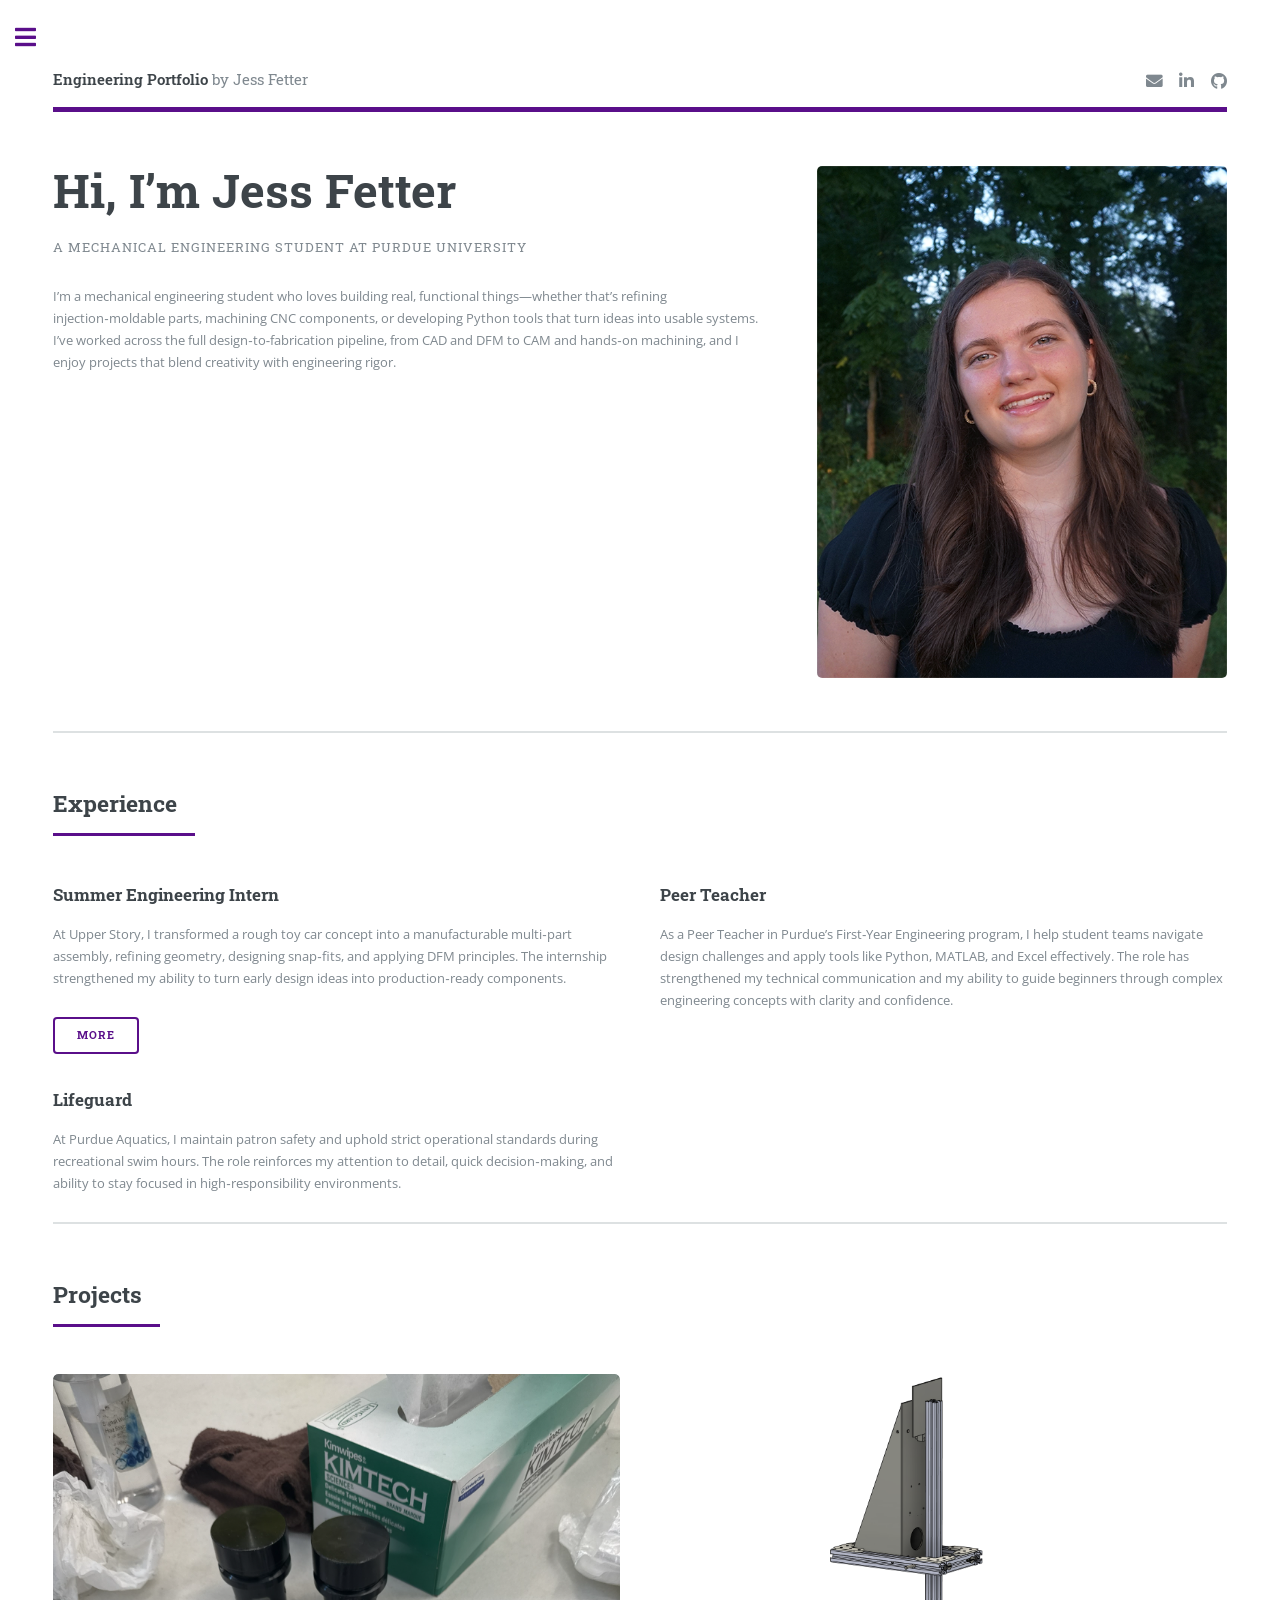
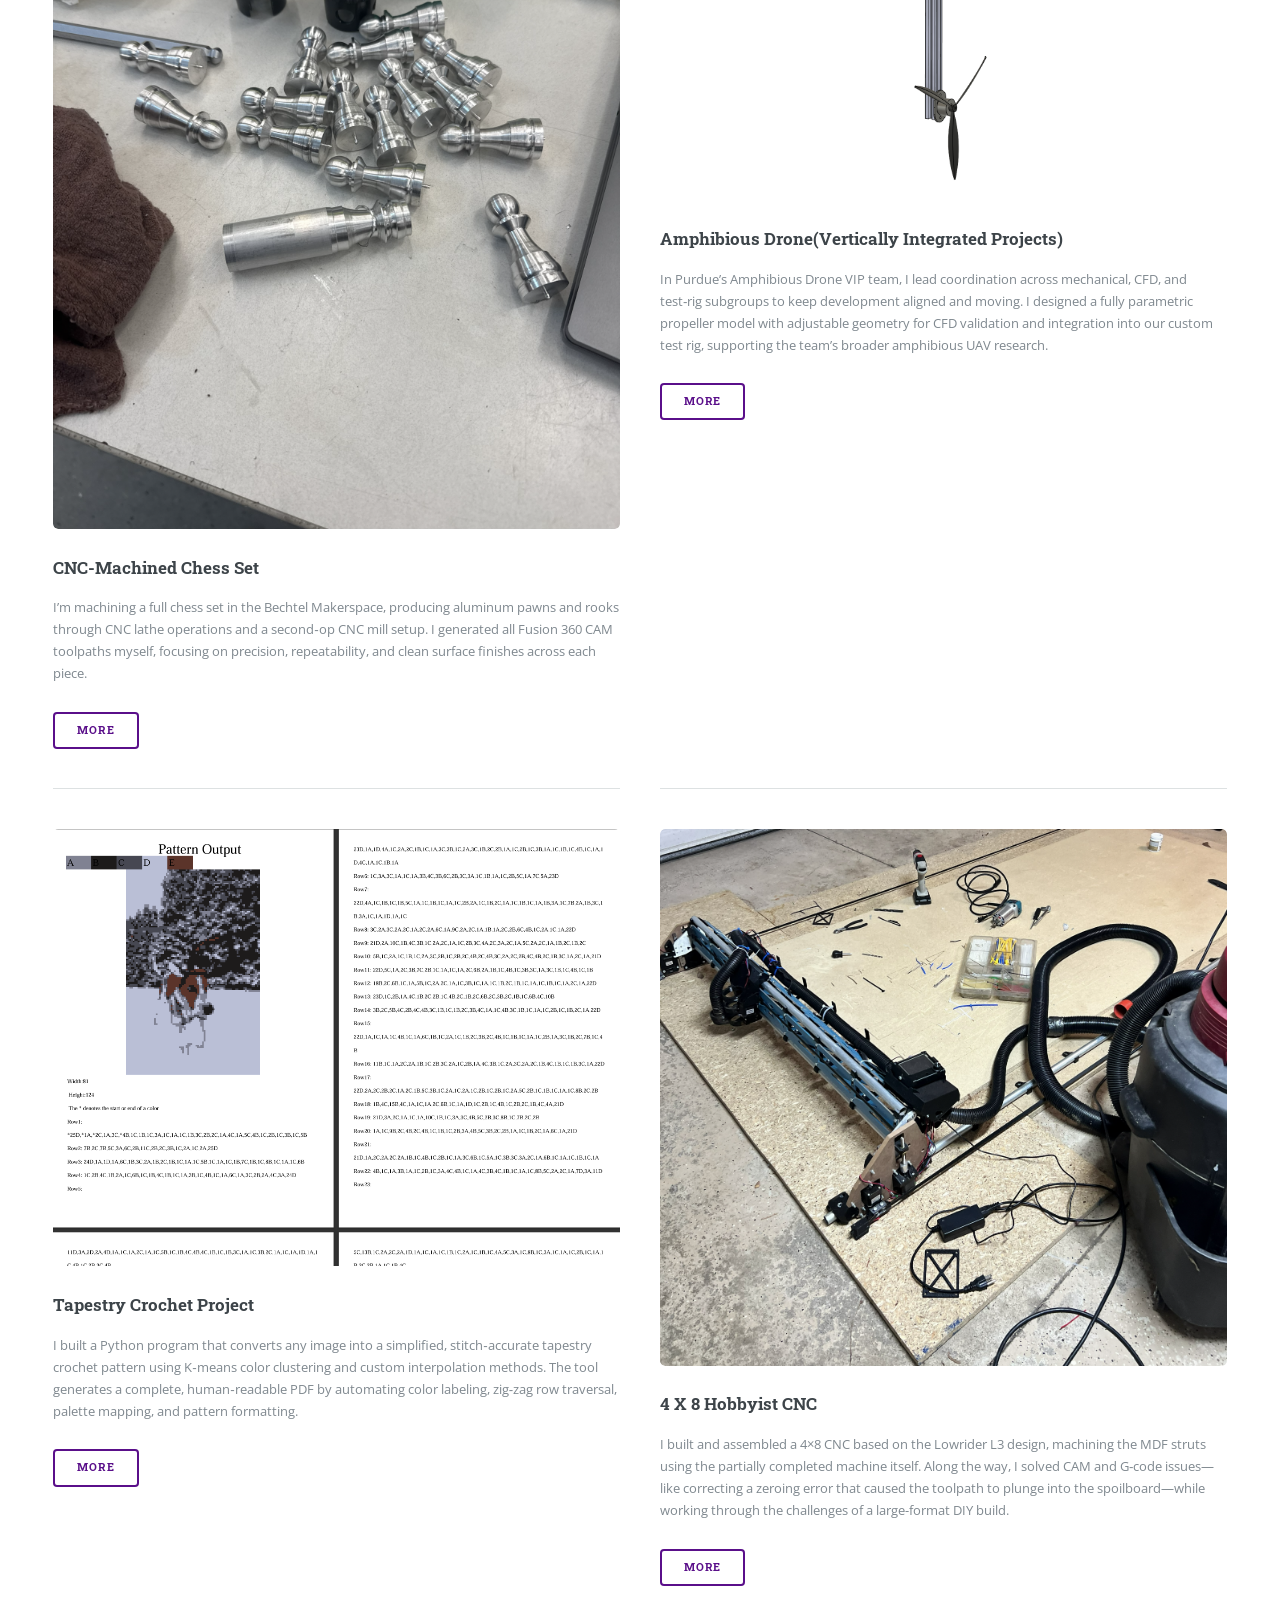
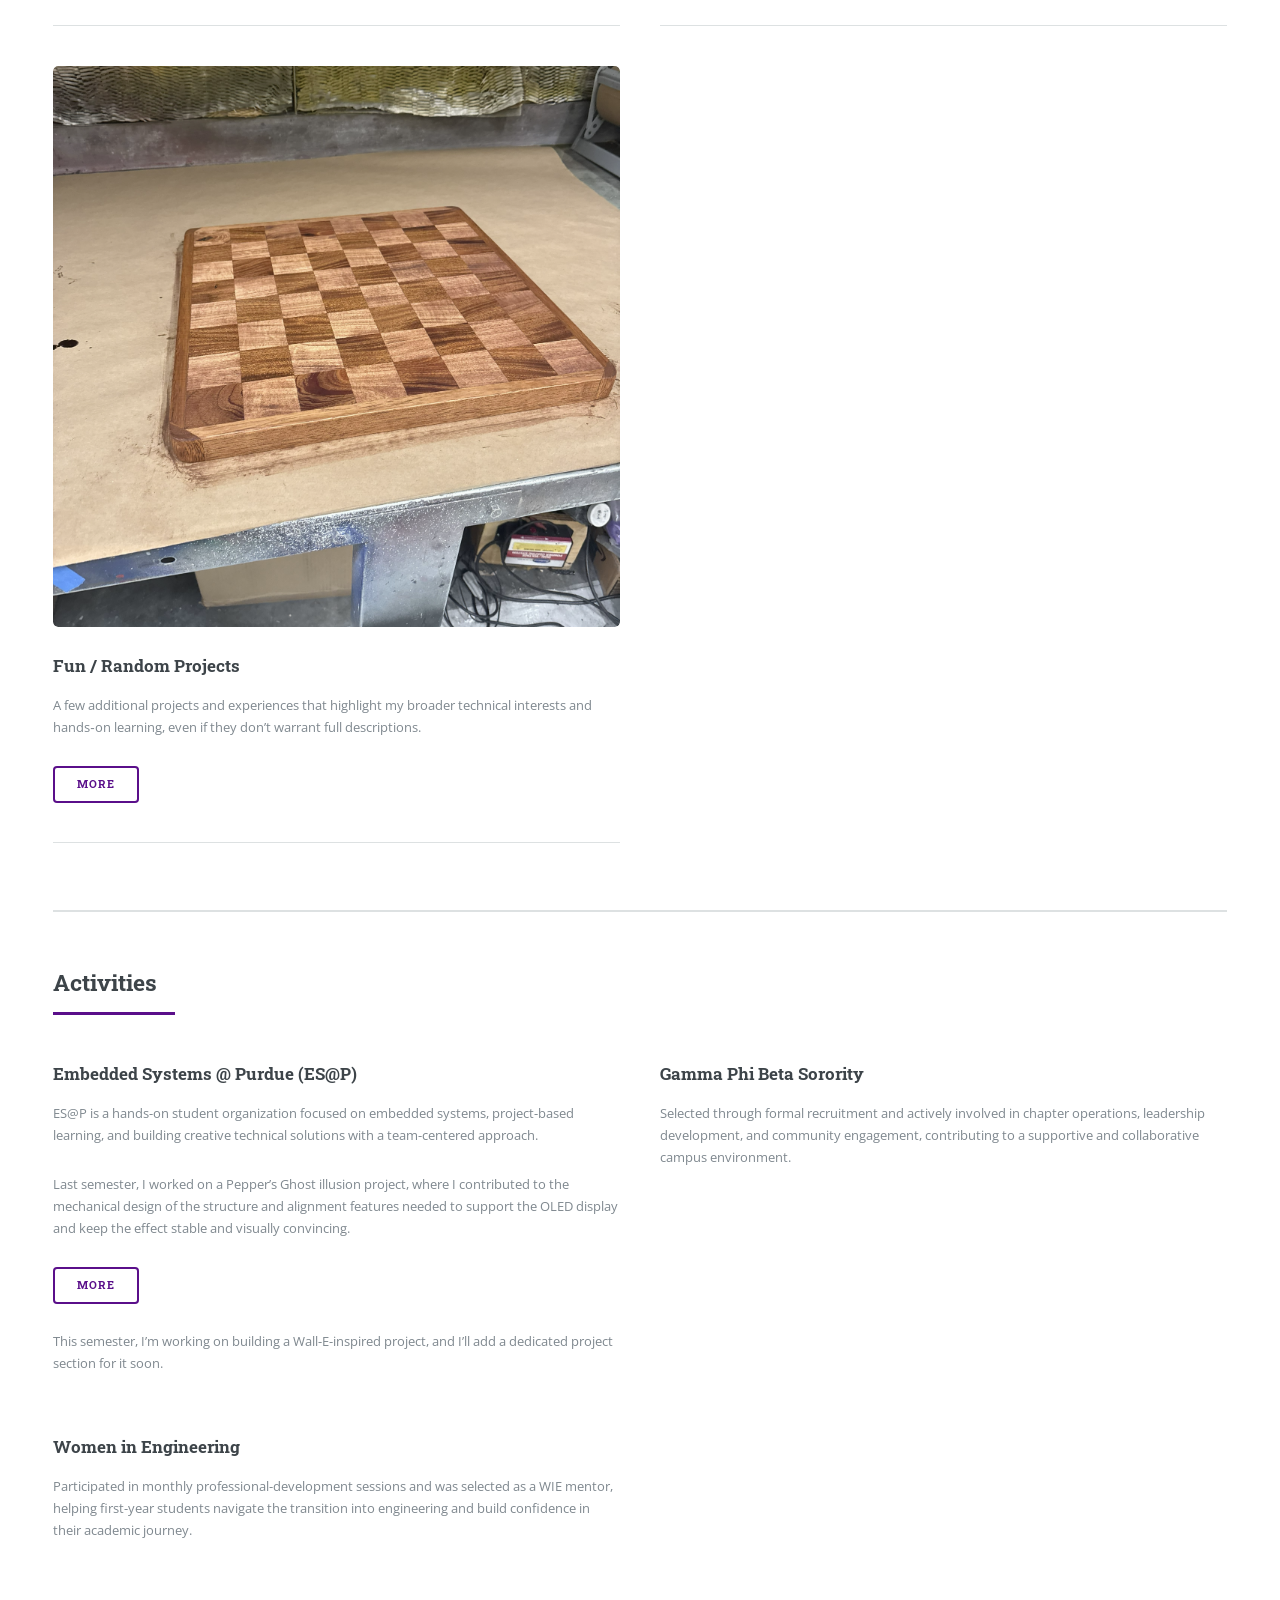
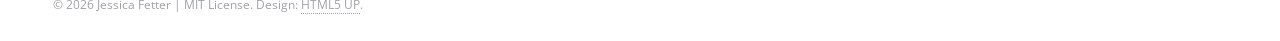
<file: index.html>
<!DOCTYPE HTML>
<!--
	Editorial by HTML5 UP
	html5up.net | @ajlkn
	Free for personal and commercial use under the CCA 3.0 license (html5up.net/license)
-->
<html>
	<head>
		<title>Jess Fetter's Engineering Portfolio</title>
		<meta charset="utf-8" />
		<meta name="viewport" content="width=device-width, initial-scale=1, user-scalable=no" />
		<link rel="stylesheet" href="assets/css/main.css" />
	</head>
	<body class="is-preload">

		<!-- Wrapper -->
			<div id="wrapper">

				<!-- Main -->
					<div id="main">
						<div class="inner">

							<!-- Header -->
								<header id="header">
									<a href="index.html" class="logo"><strong>Engineering Portfolio</strong> by Jess Fetter</a>
									<ul class="icons">
										<li><a href="mailto:fetterj@purdue.edu" class="icon solid fa-envelope" target="_blank" rel="noopener noreferrer"><span class="label">Email</span></a></li>
										<li><a href="https://www.linkedin.com/in/jessfetter" class="icon brands fa-linkedin-in" target="_blank" rel="noopener noreferrer"><span class="label">linkedin</span></a></li>
										<li><a href="https://github.com/JessFetter" class="icon brands fab fa-github" target="_blank" rel="noopener noreferrer"><span class="label">github</span></a></li>
									</ul>
								</header>

							<!-- Banner -->
								<section id="banner">
									<div class="content">
										<header>
											<h1>Hi, I’m Jess Fetter</h1>
											<p>A Mechanical Engineering Student at Purdue University</p>
										</header>
										<p>I’m a mechanical engineering student who loves building real, functional things—whether that’s refining injection‑moldable parts, machining CNC components, or developing Python tools that turn ideas into usable systems. I’ve worked across the full design‑to‑fabrication pipeline, from CAD and DFM to CAM and hands‑on machining, and I enjoy projects that blend creativity with engineering rigor.</p>

									</div>
									<span class="image object">
										<img src="images/Jess_Fetter_Headshot.PNG" alt="" />
									</span>
								</section>

							<!-- Section -->
								<section>
									<header class="major">
										<h2>Experience</h2>
									</header>
									<div class="features">
										<article>
											<!--<span class="icon fa-gem"></span> -->
											<div class="content">
												<h3>Summer Engineering Intern</h3>
													<p>At Upper Story, I transformed a rough toy car concept into a manufacturable multi‑part assembly, refining geometry, designing snap‑fits, and applying DFM principles. The internship strengthened my ability to turn early design ideas into production‑ready components.</p>
													<ul class="actions">
														<li><a href="upper_story.html" class="button">More</a></li>
													</ul>
												</div>
										</article>
										<article>
											<!--<span class="icon fa-gem"></span> -->
											<div class="content">
												<h3>Peer Teacher</h3>
												<p>As a Peer Teacher in Purdue’s First‑Year Engineering program, I help student teams navigate design challenges and apply tools like Python, MATLAB, and Excel effectively. The role has strengthened my technical communication and my ability to guide beginners through complex engineering concepts with clarity and confidence.</p>
											</div>
										</article>
										<article>
											<!--<span class="icon fa-gem"></span> -->
											<div class="content">
												<h3>Lifeguard</h3>
												<p>At Purdue Aquatics, I maintain patron safety and uphold strict operational standards during recreational swim hours. The role reinforces my attention to detail, quick decision‑making, and ability to stay focused in high‑responsibility environments.</p>
											</div>
										</article>
									</div>
								</section>

							<!-- Section -->
								<section>
									<header class="major">
										<h2>Projects</h2>
									</header>
									<div class="posts">
										<article>
												<a href="#" class="image"><img src="images/Project-images/Pawn.png" alt="" /></a>
												<h3>CNC-Machined Chess Set</h3>
														<p>I’m machining a full chess set in the Bechtel Makerspace, producing aluminum pawns and rooks through CNC lathe operations and a second‑op CNC mill setup. I generated all Fusion 360 CAM toolpaths myself, focusing on precision, repeatability, and clean surface finishes across each piece.</p>
												<ul class="actions">
													<li><a href="Engineering_Projects.html#chess-set" class="button">More</a></li>
											</ul>
										</article>
										<article>
											<a href="#" class="image"><img src="images/Project-images/thrust-test-stand-CAD.png" alt="" /></a>
											<h3>Amphibious Drone(Vertically Integrated Projects)</h3>
											<p>In Purdue’s Amphibious Drone VIP team, I lead coordination across mechanical, CFD, and test‑rig subgroups to keep development aligned and moving. I designed a fully parametric propeller model with adjustable geometry for CFD validation and integration into our custom test rig, supporting the team’s broader amphibious UAV research.</p>
											<ul class="actions">
														<li><a href="Engineering_Projects.html#amphibious-drone" class="button">More</a></li>
											</ul>
										</article>
										<article>
											<a href="#" class="image"><img src="images/Project-images/tapestry_pattern.png" alt="" /></a>
											<h3>Tapestry Crochet Project</h3>
											<p>I built a Python program that converts any image into a simplified, stitch‑accurate tapestry crochet pattern using K‑means color clustering and custom interpolation methods. The tool generates a complete, human‑readable PDF by automating color labeling, zig‑zag row traversal, palette mapping, and pattern formatting.</p>
											<ul class="actions">
														<li><a href="Engineering_Projects.html#tapestry-crochet" class="button">More</a></li>
											</ul>
										</article>
										<article>
											<a href="#" class="image"><img src="images/Project-images/cnc-wood.png" alt="" /></a>
											<h3>4 X 8 Hobbyist CNC</h3>
											<p>I built and assembled a 4×8 CNC based on the Lowrider L3 design, machining the MDF struts using the partially completed machine itself. Along the way, I solved CAM and G‑code issues—like correcting a zeroing error that caused the toolpath to plunge into the spoilboard—while working through the challenges of a large-format DIY build.</p>
											<ul class="actions">
														<li><a href="Engineering_Projects.html#hobbyist-cnc" class="button">More</a></li>
											</ul>
										</article>
										<article>
											<a href="#" class="image"><img src="images/Fun-Project_images/finished-chessboard.png" alt="Finished chessboard fun project" /></a>
											<h3>Fun / Random Projects</h3>
											<p>A few additional projects and experiences that highlight my broader technical interests and hands‑on learning, even if they don’t warrant full descriptions.</p>
											<ul class="actions">
														<li><a href="fun_projects.html" class="button">More</a></li>
											</ul>
										</article>
									</div>
								</section>
							<!-- Section -->
								<section>
									<header class="major">
										<h2>Activities</h2>
									</header>
									<div class="features">
										<article>
											<div class="Content">
												<h3>Embedded Systems @ Purdue (ES@P)</h3>
													<p>ES@P is a hands-on student organization focused on embedded systems, project-based learning, and building creative technical solutions with a team-centered approach.</p>
													<p>Last semester, I worked on a Pepper’s Ghost illusion project, where I contributed to the mechanical design of the structure and alignment features needed to support the OLED display and keep the effect stable and visually convincing.</p>
														<ul class="actions">
															<li><a href="Engineering_Projects.html#peppers-ghost" class="button">More</a></li>
														</ul>
														<p>This semester, I’m working on building a Wall-E-inspired project, and I’ll add a dedicated project section for it soon.</p>
											</div>
										</article>

										<article>
											<div class="Content">
												<h3>Gamma Phi Beta Sorority</h3>
													<p>Selected through formal recruitment and actively involved in chapter operations, leadership development, and community engagement, contributing to a supportive and collaborative campus environment.</p>
											</div>
										</article>

										<article>
											<div>
												<h3>Women in Engineering</h3>
													<p>Participated in monthly professional-development sessions and was selected as a WIE mentor, helping first-year students navigate the transition into engineering and build confidence in their academic journey.</p>
											</div>
										</article>
									</div>
								</section>
							<!-- Footer -->
								<footer id="footer">
									<p class="copyright">&copy; 2026 Jessica Fetter | MIT License. Design: <a href="https://html5up.net" target="_blank" rel="noopener noreferrer">HTML5 UP</a>.</p>
								</footer>
						</div>
					</div>

				<!-- Sidebar -->
					<div id="sidebar">
						<div class="inner">

							<!-- Menu -->
								<nav id="menu">
									<header class="major">
										<h2>Menu</h2>
									</header>
									<ul>
											<li><a href="index.html">Home</a></li>
											<li>
												<span class="opener">Projects</span>
												<ul>
													
												
												<li><a href="upper_story.html">Upper Story</a></li>
												<li><a href="Engineering_Projects.html">Engineering Projects</a></li>
												<li><a href="fun_projects.html">Fun / Random Projects</a></li>
											
											
												</ul>
											</li>
											<li><a href="Fetter,Jessica - Resume Fall 2026.pdf" target="_blank" rel="noopener noreferrer">Resume</a></li>
									</ul>
								</nav>



							<!-- Section -->
								<section>
									<header class="major">
										<h2>Get in touch</h2>
									</header>
									<ul class="contact">
										<li class="icon solid fa-envelope"><a href="mailto:fetterj@purdue.edu">fetterj@purdue.edu</a></li>
										<li class="icon brands fa-linkedin-in"><a href = "https://www.linkedin.com/in/jessfetter">www.linkedin.com/in/jessfetter</a></li>
										<li class="icon brands fab fa-github"><a href="https://github.com/JessFetter">https://github.com/JessFetter</a></li>
										<li class="icon solid fa-phone">(585) 667-4882</li>
									</ul>
								</section>

							<!-- Footer -->
								<footer id="footer">
									<p class="copyright">&copy; 2026 Jessica Fetter | MIT License. Design: <a href="https://html5up.net" target="_blank" rel="noopener noreferrer">HTML5 UP</a>.</p>
								</footer>

						</div>
					</div>

			</div>

		<!-- Scripts -->
			<script src="assets/js/jquery.min.js"></script>
			<script src="assets/js/browser.min.js"></script>
			<script src="assets/js/breakpoints.min.js"></script>
			<script src="assets/js/util.js"></script>
			<script src="assets/js/main.js"></script>

	</body>
</html>
</file>
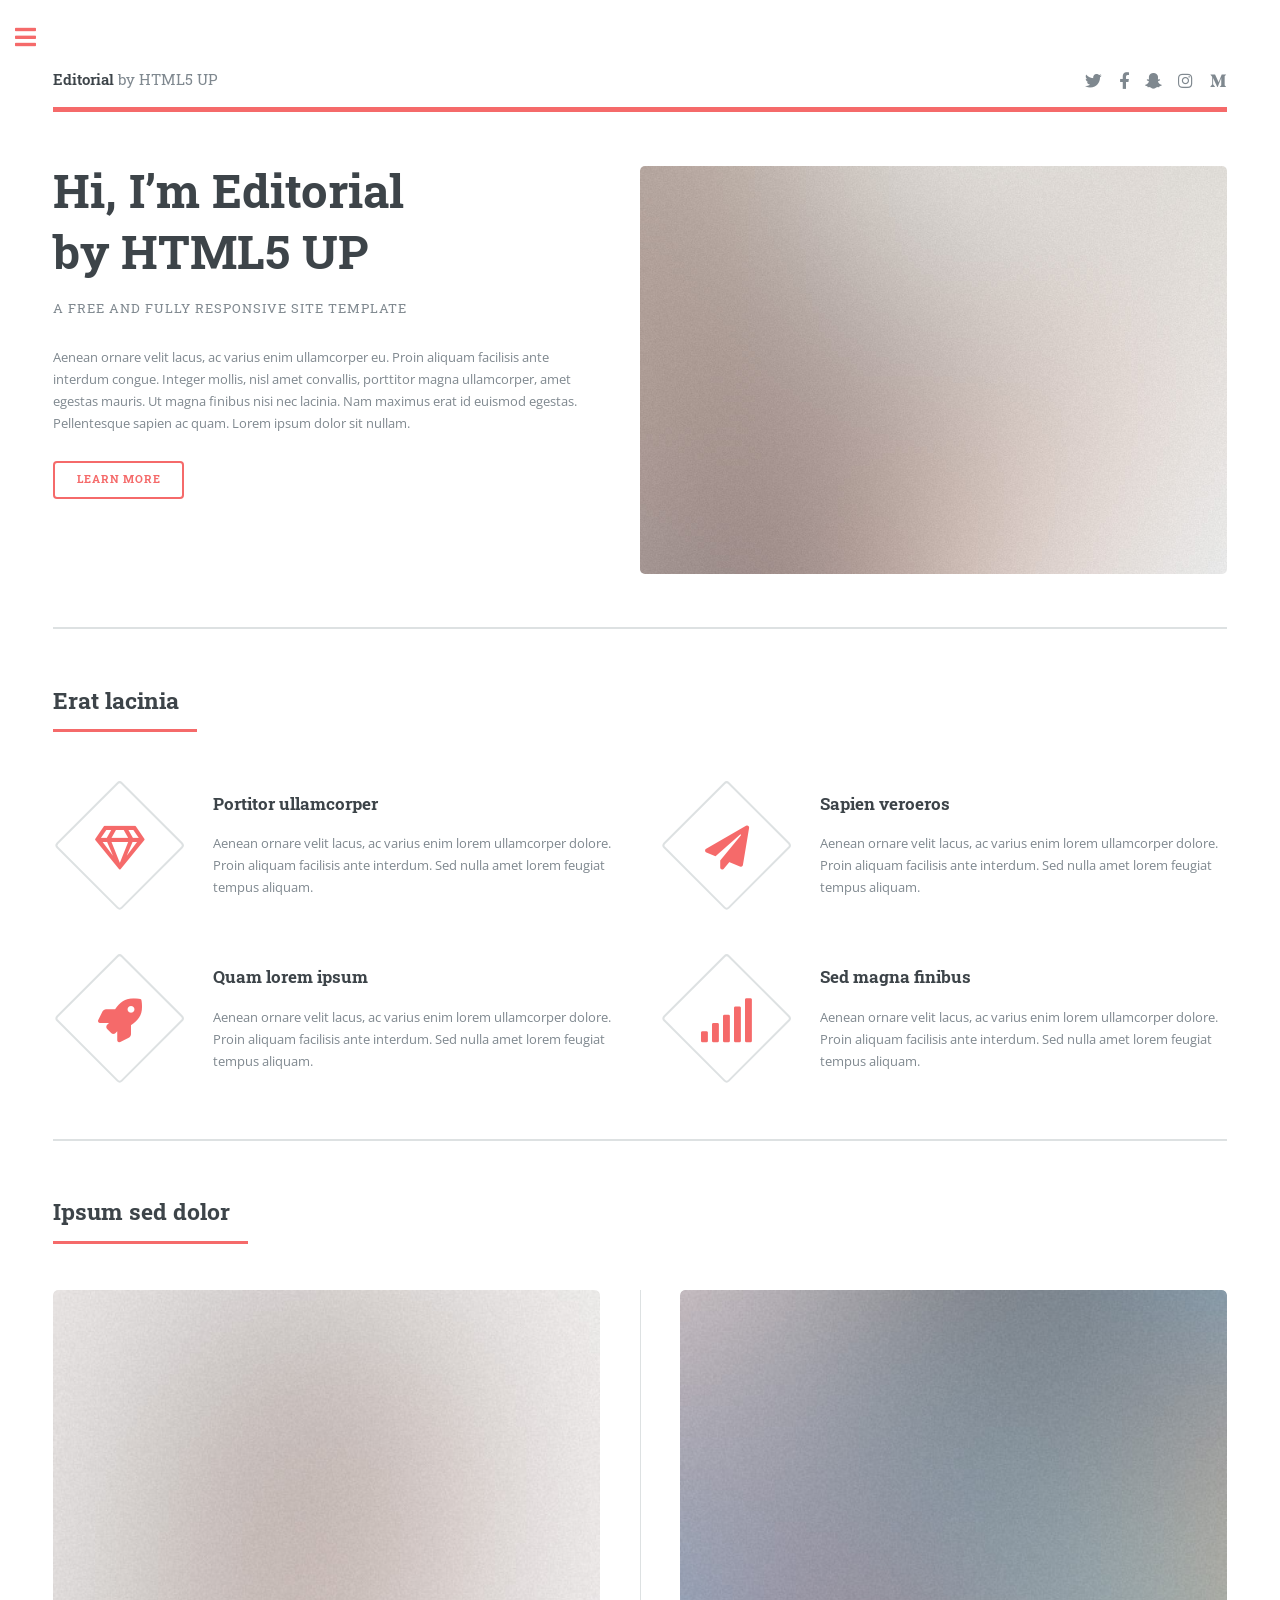
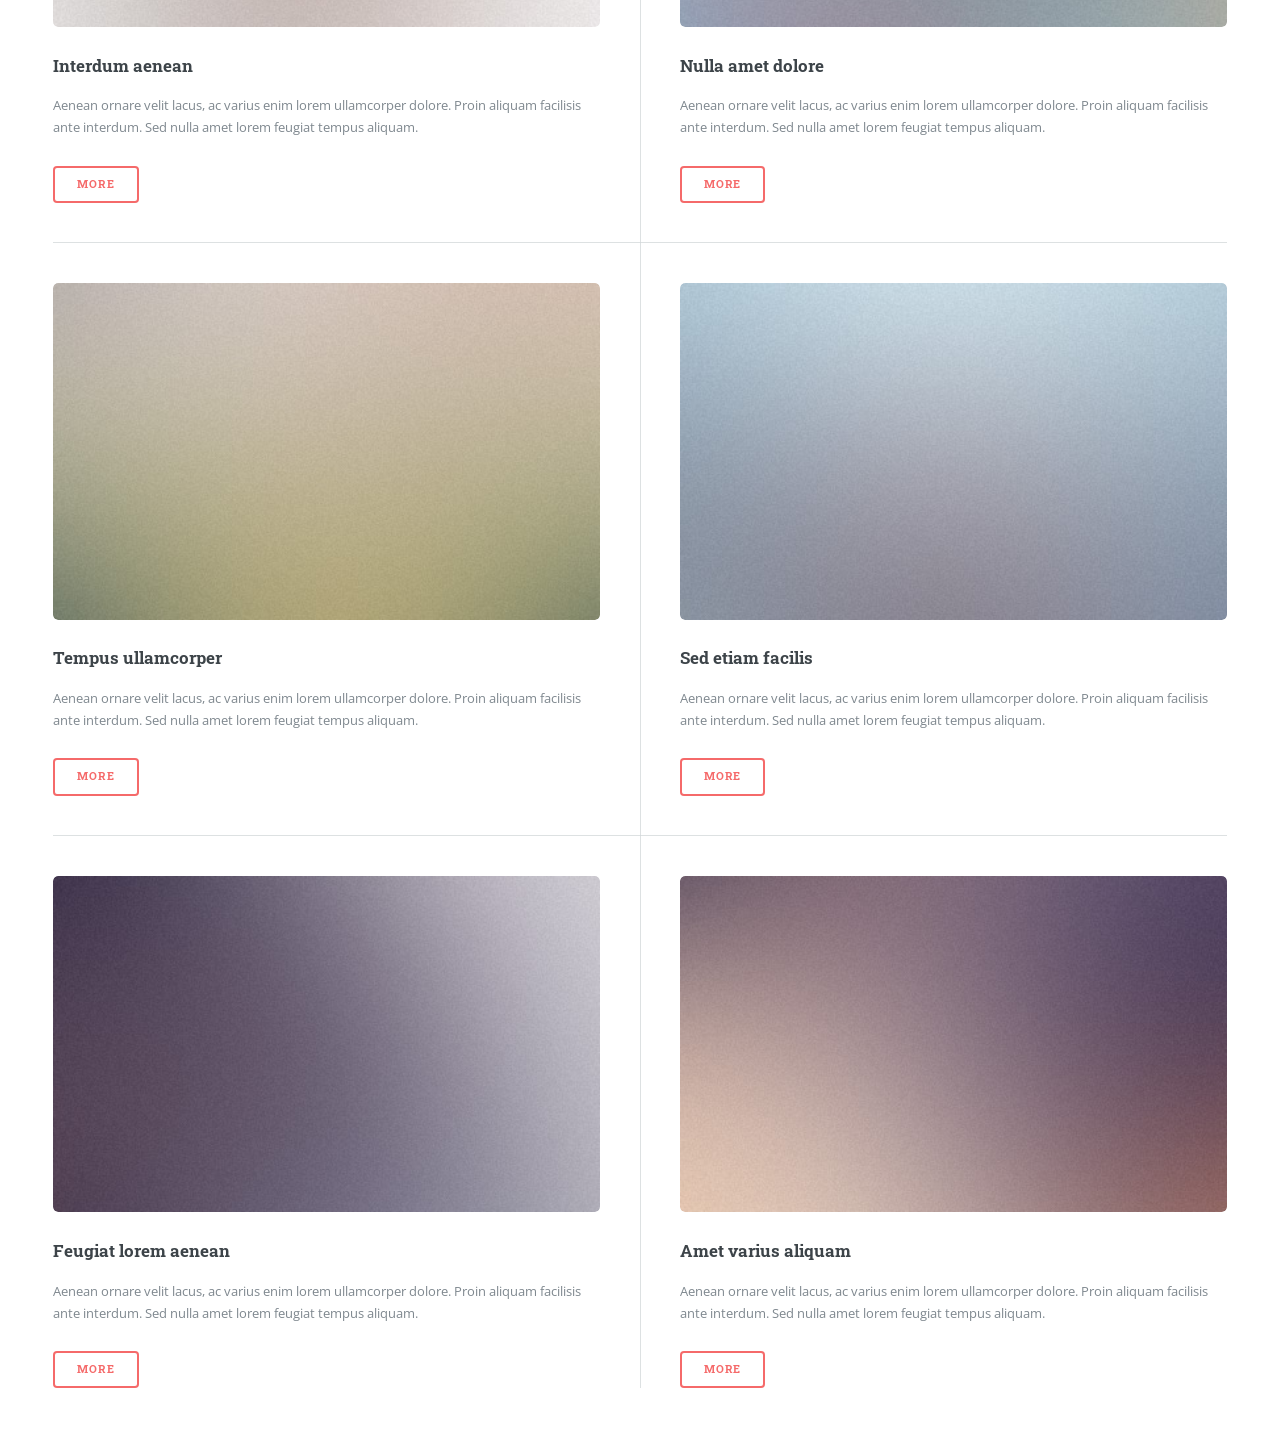
<file: html5up-editorial/index.html>
<!DOCTYPE HTML>
<!--
	Editorial by HTML5 UP
	html5up.net | @ajlkn
	Free for personal and commercial use under the CCA 3.0 license (html5up.net/license)
-->
<html>
	<head>
		<title>Editorial by HTML5 UP</title>
		<meta charset="utf-8" />
		<meta name="viewport" content="width=device-width, initial-scale=1, user-scalable=no" />
		<link rel="stylesheet" href="assets/css/main.css" />
	</head>
	<body class="is-preload">

		<!-- Wrapper -->
			<div id="wrapper">

				<!-- Main -->
					<div id="main">
						<div class="inner">

							<!-- Header -->
								<header id="header">
									<a href="index.html" class="logo"><strong>Editorial</strong> by HTML5 UP</a>
									<ul class="icons">
										<li><a href="#" class="icon brands fa-twitter"><span class="label">Twitter</span></a></li>
										<li><a href="#" class="icon brands fa-facebook-f"><span class="label">Facebook</span></a></li>
										<li><a href="#" class="icon brands fa-snapchat-ghost"><span class="label">Snapchat</span></a></li>
										<li><a href="#" class="icon brands fa-instagram"><span class="label">Instagram</span></a></li>
										<li><a href="#" class="icon brands fa-medium-m"><span class="label">Medium</span></a></li>
									</ul>
								</header>

							<!-- Banner -->
								<section id="banner">
									<div class="content">
										<header>
											<h1>Hi, I’m Editorial<br />
											by HTML5 UP</h1>
											<p>A free and fully responsive site template</p>
										</header>
										<p>Aenean ornare velit lacus, ac varius enim ullamcorper eu. Proin aliquam facilisis ante interdum congue. Integer mollis, nisl amet convallis, porttitor magna ullamcorper, amet egestas mauris. Ut magna finibus nisi nec lacinia. Nam maximus erat id euismod egestas. Pellentesque sapien ac quam. Lorem ipsum dolor sit nullam.</p>
										<ul class="actions">
											<li><a href="#" class="button big">Learn More</a></li>
										</ul>
									</div>
									<span class="image object">
										<img src="images/pic10.jpg" alt="" />
									</span>
								</section>

							<!-- Section -->
								<section>
									<header class="major">
										<h2>Erat lacinia</h2>
									</header>
									<div class="features">
										<article>
											<span class="icon fa-gem"></span>
											<div class="content">
												<h3>Portitor ullamcorper</h3>
												<p>Aenean ornare velit lacus, ac varius enim lorem ullamcorper dolore. Proin aliquam facilisis ante interdum. Sed nulla amet lorem feugiat tempus aliquam.</p>
											</div>
										</article>
										<article>
											<span class="icon solid fa-paper-plane"></span>
											<div class="content">
												<h3>Sapien veroeros</h3>
												<p>Aenean ornare velit lacus, ac varius enim lorem ullamcorper dolore. Proin aliquam facilisis ante interdum. Sed nulla amet lorem feugiat tempus aliquam.</p>
											</div>
										</article>
										<article>
											<span class="icon solid fa-rocket"></span>
											<div class="content">
												<h3>Quam lorem ipsum</h3>
												<p>Aenean ornare velit lacus, ac varius enim lorem ullamcorper dolore. Proin aliquam facilisis ante interdum. Sed nulla amet lorem feugiat tempus aliquam.</p>
											</div>
										</article>
										<article>
											<span class="icon solid fa-signal"></span>
											<div class="content">
												<h3>Sed magna finibus</h3>
												<p>Aenean ornare velit lacus, ac varius enim lorem ullamcorper dolore. Proin aliquam facilisis ante interdum. Sed nulla amet lorem feugiat tempus aliquam.</p>
											</div>
										</article>
									</div>
								</section>

							<!-- Section -->
								<section>
									<header class="major">
										<h2>Ipsum sed dolor</h2>
									</header>
									<div class="posts">
										<article>
											<a href="#" class="image"><img src="images/pic01.jpg" alt="" /></a>
											<h3>Interdum aenean</h3>
											<p>Aenean ornare velit lacus, ac varius enim lorem ullamcorper dolore. Proin aliquam facilisis ante interdum. Sed nulla amet lorem feugiat tempus aliquam.</p>
											<ul class="actions">
												<li><a href="#" class="button">More</a></li>
											</ul>
										</article>
										<article>
											<a href="#" class="image"><img src="images/pic02.jpg" alt="" /></a>
											<h3>Nulla amet dolore</h3>
											<p>Aenean ornare velit lacus, ac varius enim lorem ullamcorper dolore. Proin aliquam facilisis ante interdum. Sed nulla amet lorem feugiat tempus aliquam.</p>
											<ul class="actions">
												<li><a href="#" class="button">More</a></li>
											</ul>
										</article>
										<article>
											<a href="#" class="image"><img src="images/pic03.jpg" alt="" /></a>
											<h3>Tempus ullamcorper</h3>
											<p>Aenean ornare velit lacus, ac varius enim lorem ullamcorper dolore. Proin aliquam facilisis ante interdum. Sed nulla amet lorem feugiat tempus aliquam.</p>
											<ul class="actions">
												<li><a href="#" class="button">More</a></li>
											</ul>
										</article>
										<article>
											<a href="#" class="image"><img src="images/pic04.jpg" alt="" /></a>
											<h3>Sed etiam facilis</h3>
											<p>Aenean ornare velit lacus, ac varius enim lorem ullamcorper dolore. Proin aliquam facilisis ante interdum. Sed nulla amet lorem feugiat tempus aliquam.</p>
											<ul class="actions">
												<li><a href="#" class="button">More</a></li>
											</ul>
										</article>
										<article>
											<a href="#" class="image"><img src="images/pic05.jpg" alt="" /></a>
											<h3>Feugiat lorem aenean</h3>
											<p>Aenean ornare velit lacus, ac varius enim lorem ullamcorper dolore. Proin aliquam facilisis ante interdum. Sed nulla amet lorem feugiat tempus aliquam.</p>
											<ul class="actions">
												<li><a href="#" class="button">More</a></li>
											</ul>
										</article>
										<article>
											<a href="#" class="image"><img src="images/pic06.jpg" alt="" /></a>
											<h3>Amet varius aliquam</h3>
											<p>Aenean ornare velit lacus, ac varius enim lorem ullamcorper dolore. Proin aliquam facilisis ante interdum. Sed nulla amet lorem feugiat tempus aliquam.</p>
											<ul class="actions">
												<li><a href="#" class="button">More</a></li>
											</ul>
										</article>
									</div>
								</section>

						</div>
					</div>

				<!-- Sidebar -->
					<div id="sidebar">
						<div class="inner">

							<!-- Search -->
								<section id="search" class="alt">
									<form method="post" action="#">
										<input type="text" name="query" id="query" placeholder="Search" />
									</form>
								</section>

							<!-- Menu -->
								<nav id="menu">
									<header class="major">
										<h2>Menu</h2>
									</header>
									<ul>
										<li><a href="index.html">Homepage</a></li>
										<li><a href="generic.html">Generic</a></li>
										<li><a href="elements.html">Elements</a></li>
										<li>
											<span class="opener">Submenu</span>
											<ul>
												<li><a href="#">Lorem Dolor</a></li>
												<li><a href="#">Ipsum Adipiscing</a></li>
												<li><a href="#">Tempus Magna</a></li>
												<li><a href="#">Feugiat Veroeros</a></li>
											</ul>
										</li>
										<li><a href="#">Etiam Dolore</a></li>
										<li><a href="#">Adipiscing</a></li>
										<li>
											<span class="opener">Another Submenu</span>
											<ul>
												<li><a href="#">Lorem Dolor</a></li>
												<li><a href="#">Ipsum Adipiscing</a></li>
												<li><a href="#">Tempus Magna</a></li>
												<li><a href="#">Feugiat Veroeros</a></li>
											</ul>
										</li>
										<li><a href="#">Maximus Erat</a></li>
										<li><a href="#">Sapien Mauris</a></li>
										<li><a href="#">Amet Lacinia</a></li>
									</ul>
								</nav>

							<!-- Section -->
								<section>
									<header class="major">
										<h2>Ante interdum</h2>
									</header>
									<div class="mini-posts">
										<article>
											<a href="#" class="image"><img src="images/pic07.jpg" alt="" /></a>
											<p>Aenean ornare velit lacus, ac varius enim lorem ullamcorper dolore aliquam.</p>
										</article>
										<article>
											<a href="#" class="image"><img src="images/pic08.jpg" alt="" /></a>
											<p>Aenean ornare velit lacus, ac varius enim lorem ullamcorper dolore aliquam.</p>
										</article>
										<article>
											<a href="#" class="image"><img src="images/pic09.jpg" alt="" /></a>
											<p>Aenean ornare velit lacus, ac varius enim lorem ullamcorper dolore aliquam.</p>
										</article>
									</div>
									<ul class="actions">
										<li><a href="#" class="button">More</a></li>
									</ul>
								</section>

							<!-- Section -->
								<section>
									<header class="major">
										<h2>Get in touch</h2>
									</header>
									<p>Sed varius enim lorem ullamcorper dolore aliquam aenean ornare velit lacus, ac varius enim lorem ullamcorper dolore. Proin sed aliquam facilisis ante interdum. Sed nulla amet lorem feugiat tempus aliquam.</p>
									<ul class="contact">
										<li class="icon solid fa-envelope"><a href="#">information@untitled.tld</a></li>
										<li class="icon solid fa-phone">(000) 000-0000</li>
										<li class="icon solid fa-home">1234 Somewhere Road #8254<br />
										Nashville, TN 00000-0000</li>
									</ul>
								</section>

							<!-- Footer -->
								<footer id="footer">
									<p class="copyright">&copy; Untitled. All rights reserved. Demo Images: <a href="https://unsplash.com">Unsplash</a>. Design: <a href="https://html5up.net">HTML5 UP</a>.</p>
								</footer>

						</div>
					</div>

			</div>

		<!-- Scripts -->
			<script src="assets/js/jquery.min.js"></script>
			<script src="assets/js/browser.min.js"></script>
			<script src="assets/js/breakpoints.min.js"></script>
			<script src="assets/js/util.js"></script>
			<script src="assets/js/main.js"></script>

	</body>
</html>
</file>
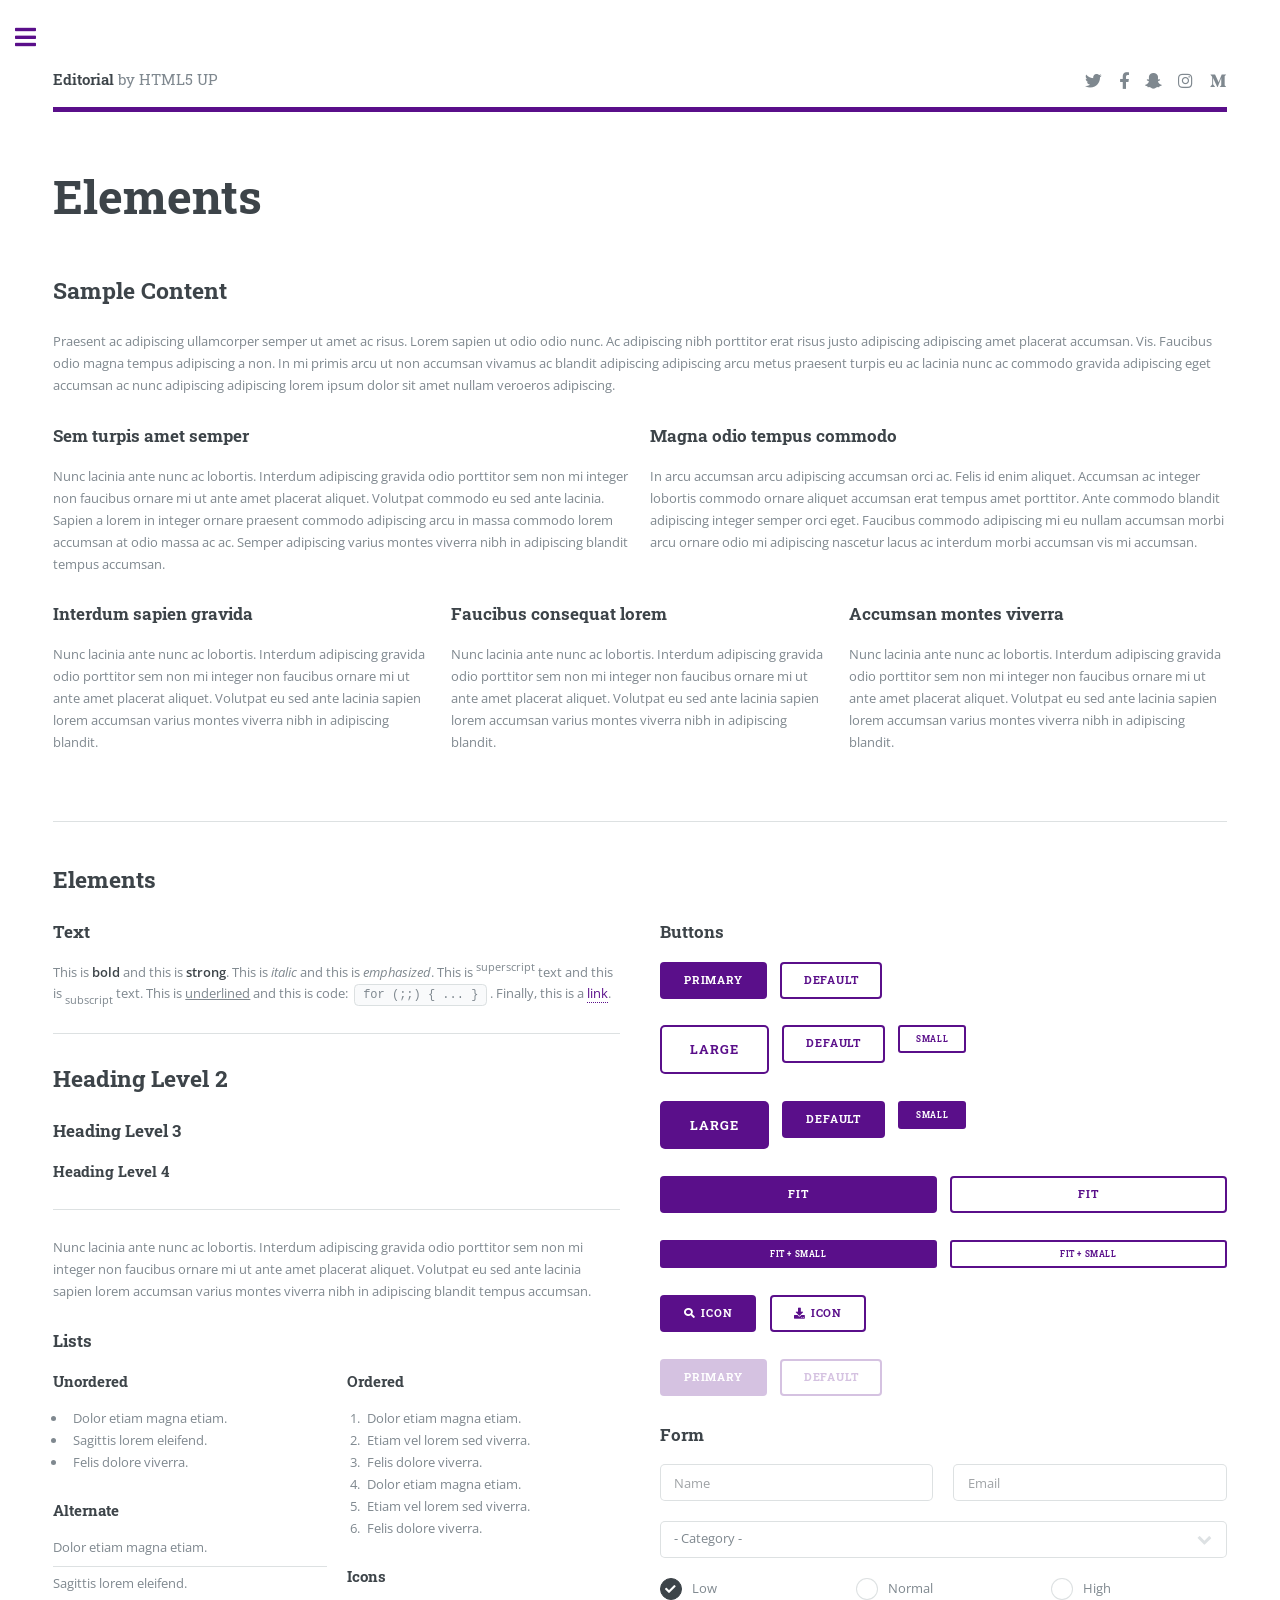
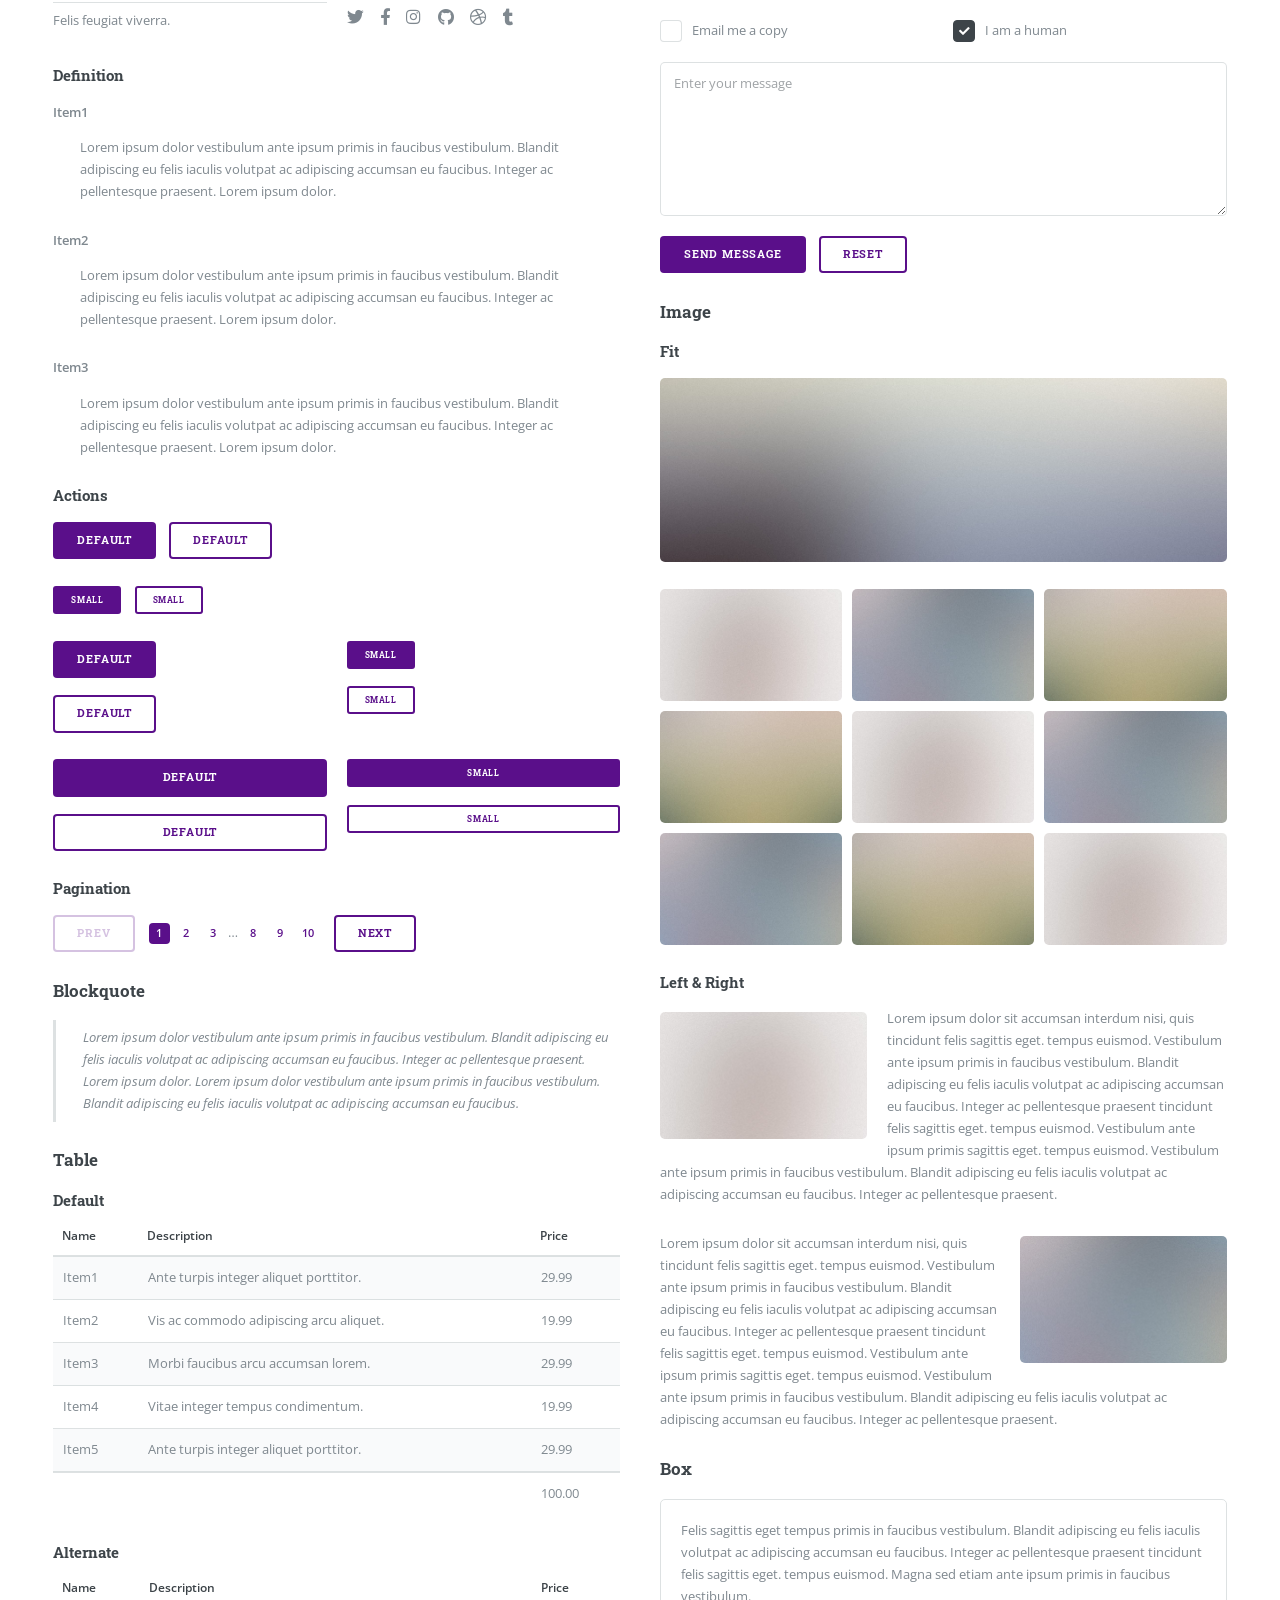
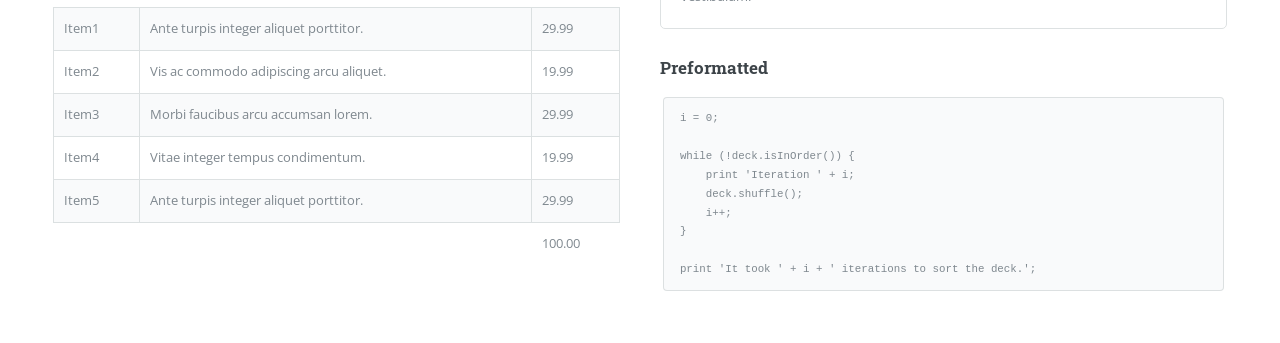
<file: elements.html>
<!DOCTYPE HTML>
<!--
	Editorial by HTML5 UP
	html5up.net | @ajlkn
	Free for personal and commercial use under the CCA 3.0 license (html5up.net/license)
-->
<html>
	<head>
		<title>Elements - Editorial by HTML5 UP</title>
		<meta charset="utf-8" />
		<meta name="viewport" content="width=device-width, initial-scale=1, user-scalable=no" />
		<link rel="stylesheet" href="assets/css/main.css" />
	</head>
	<body class="is-preload">

		<!-- Wrapper -->
			<div id="wrapper">

				<!-- Main -->
					<div id="main">
						<div class="inner">

							<!-- Header -->
								<header id="header">
									<a href="index.html" class="logo"><strong>Editorial</strong> by HTML5 UP</a>
									<ul class="icons">
										<li><a href="#" class="icon brands fa-twitter"><span class="label">Twitter</span></a></li>
										<li><a href="#" class="icon brands fa-facebook-f"><span class="label">Facebook</span></a></li>
										<li><a href="#" class="icon brands fa-snapchat-ghost"><span class="label">Snapchat</span></a></li>
										<li><a href="#" class="icon brands fa-instagram"><span class="label">Instagram</span></a></li>
										<li><a href="#" class="icon brands fa-medium-m"><span class="label">Medium</span></a></li>
									</ul>
								</header>

							<!-- Content -->
								<section>
									<header class="main">
										<h1>Elements</h1>
									</header>

									<!-- Content -->
										<h2 id="content">Sample Content</h2>
										<p>Praesent ac adipiscing ullamcorper semper ut amet ac risus. Lorem sapien ut odio odio nunc. Ac adipiscing nibh porttitor erat risus justo adipiscing adipiscing amet placerat accumsan. Vis. Faucibus odio magna tempus adipiscing a non. In mi primis arcu ut non accumsan vivamus ac blandit adipiscing adipiscing arcu metus praesent turpis eu ac lacinia nunc ac commodo gravida adipiscing eget accumsan ac nunc adipiscing adipiscing lorem ipsum dolor sit amet nullam veroeros adipiscing.</p>
										<div class="row">
											<div class="col-6 col-12-small">
												<h3>Sem turpis amet semper</h3>
												<p>Nunc lacinia ante nunc ac lobortis. Interdum adipiscing gravida odio porttitor sem non mi integer non faucibus ornare mi ut ante amet placerat aliquet. Volutpat commodo eu sed ante lacinia. Sapien a lorem in integer ornare praesent commodo adipiscing arcu in massa commodo lorem accumsan at odio massa ac ac. Semper adipiscing varius montes viverra nibh in adipiscing blandit tempus accumsan.</p>
											</div>
											<div class="col-6 col-12-small">
												<h3>Magna odio tempus commodo</h3>
												<p>In arcu accumsan arcu adipiscing accumsan orci ac. Felis id enim aliquet. Accumsan ac integer lobortis commodo ornare aliquet accumsan erat tempus amet porttitor. Ante commodo blandit adipiscing integer semper orci eget. Faucibus commodo adipiscing mi eu nullam accumsan morbi arcu ornare odio mi adipiscing nascetur lacus ac interdum morbi accumsan vis mi accumsan.</p>
											</div>
											<!-- Break -->
											<div class="col-4 col-12-medium">
												<h3>Interdum sapien gravida</h3>
												<p>Nunc lacinia ante nunc ac lobortis. Interdum adipiscing gravida odio porttitor sem non mi integer non faucibus ornare mi ut ante amet placerat aliquet. Volutpat eu sed ante lacinia sapien lorem accumsan varius montes viverra nibh in adipiscing blandit.</p>
											</div>
											<div class="col-4 col-12-medium">
												<h3>Faucibus consequat lorem</h3>
												<p>Nunc lacinia ante nunc ac lobortis. Interdum adipiscing gravida odio porttitor sem non mi integer non faucibus ornare mi ut ante amet placerat aliquet. Volutpat eu sed ante lacinia sapien lorem accumsan varius montes viverra nibh in adipiscing blandit.</p>
											</div>
											<div class="col-4 col-12-medium">
												<h3>Accumsan montes viverra</h3>
												<p>Nunc lacinia ante nunc ac lobortis. Interdum adipiscing gravida odio porttitor sem non mi integer non faucibus ornare mi ut ante amet placerat aliquet. Volutpat eu sed ante lacinia sapien lorem accumsan varius montes viverra nibh in adipiscing blandit.</p>
											</div>
										</div>

									<hr class="major" />

									<!-- Elements -->
										<h2 id="elements">Elements</h2>
										<div class="row gtr-200">
											<div class="col-6 col-12-medium">

												<!-- Text stuff -->
													<h3>Text</h3>
													<p>This is <b>bold</b> and this is <strong>strong</strong>. This is <i>italic</i> and this is <em>emphasized</em>.
													This is <sup>superscript</sup> text and this is <sub>subscript</sub> text.
													This is <u>underlined</u> and this is code: <code>for (;;) { ... }</code>.
													Finally, this is a <a href="#">link</a>.</p>
													<hr />
													<h2>Heading Level 2</h2>
													<h3>Heading Level 3</h3>
													<h4>Heading Level 4</h4>
													<hr />
													<p>Nunc lacinia ante nunc ac lobortis. Interdum adipiscing gravida odio porttitor sem non mi integer non faucibus ornare mi ut ante amet placerat aliquet. Volutpat eu sed ante lacinia sapien lorem accumsan varius montes viverra nibh in adipiscing blandit tempus accumsan.</p>

												<!-- Lists -->
													<h3>Lists</h3>
													<div class="row">
														<div class="col-6 col-12-small">

															<h4>Unordered</h4>
															<ul>
																<li>Dolor etiam magna etiam.</li>
																<li>Sagittis lorem eleifend.</li>
																<li>Felis dolore viverra.</li>
															</ul>

															<h4>Alternate</h4>
															<ul class="alt">
																<li>Dolor etiam magna etiam.</li>
																<li>Sagittis lorem eleifend.</li>
																<li>Felis feugiat viverra.</li>
															</ul>

														</div>
														<div class="col-6 col-12-small">

															<h4>Ordered</h4>
															<ol>
																<li>Dolor etiam magna etiam.</li>
																<li>Etiam vel lorem sed viverra.</li>
																<li>Felis dolore viverra.</li>
																<li>Dolor etiam magna etiam.</li>
																<li>Etiam vel lorem sed viverra.</li>
																<li>Felis dolore viverra.</li>
															</ol>

															<h4>Icons</h4>
															<ul class="icons">
																<li><a href="#" class="icon brands fa-twitter"><span class="label">Twitter</span></a></li>
																<li><a href="#" class="icon brands fa-facebook-f"><span class="label">Facebook</span></a></li>
																<li><a href="#" class="icon brands fa-instagram"><span class="label">Instagram</span></a></li>
																<li><a href="#" class="icon brands fa-github"><span class="label">Github</span></a></li>
																<li><a href="#" class="icon brands fa-dribbble"><span class="label">Dribbble</span></a></li>
																<li><a href="#" class="icon brands fa-tumblr"><span class="label">Tumblr</span></a></li>
															</ul>

														</div>
													</div>
													<h4>Definition</h4>
													<dl>
														<dt>Item1</dt>
														<dd>
															<p>Lorem ipsum dolor vestibulum ante ipsum primis in faucibus vestibulum. Blandit adipiscing eu felis iaculis volutpat ac adipiscing accumsan eu faucibus. Integer ac pellentesque praesent. Lorem ipsum dolor.</p>
														</dd>
														<dt>Item2</dt>
														<dd>
															<p>Lorem ipsum dolor vestibulum ante ipsum primis in faucibus vestibulum. Blandit adipiscing eu felis iaculis volutpat ac adipiscing accumsan eu faucibus. Integer ac pellentesque praesent. Lorem ipsum dolor.</p>
														</dd>
														<dt>Item3</dt>
														<dd>
															<p>Lorem ipsum dolor vestibulum ante ipsum primis in faucibus vestibulum. Blandit adipiscing eu felis iaculis volutpat ac adipiscing accumsan eu faucibus. Integer ac pellentesque praesent. Lorem ipsum dolor.</p>
														</dd>
													</dl>

													<h4>Actions</h4>
													<ul class="actions">
														<li><a href="#" class="button primary">Default</a></li>
														<li><a href="#" class="button">Default</a></li>
													</ul>
													<ul class="actions small">
														<li><a href="#" class="button primary small">Small</a></li>
														<li><a href="#" class="button small">Small</a></li>
													</ul>
													<div class="row">
														<div class="col-6 col-12-small">
															<ul class="actions stacked">
																<li><a href="#" class="button primary">Default</a></li>
																<li><a href="#" class="button">Default</a></li>
															</ul>
														</div>
														<div class="col-6 col-12-small">
															<ul class="actions stacked">
																<li><a href="#" class="button primary small">Small</a></li>
																<li><a href="#" class="button small">Small</a></li>
															</ul>
														</div>
														<div class="col-6 col-12-small">
															<ul class="actions stacked">
																<li><a href="#" class="button primary fit">Default</a></li>
																<li><a href="#" class="button fit">Default</a></li>
															</ul>
														</div>
														<div class="col-6 col-12-small">
															<ul class="actions stacked">
																<li><a href="#" class="button primary small fit">Small</a></li>
																<li><a href="#" class="button small fit">Small</a></li>
															</ul>
														</div>
													</div>

													<h4>Pagination</h4>
													<ul class="pagination">
														<li><span class="button disabled">Prev</span></li>
														<li><a href="#" class="page active">1</a></li>
														<li><a href="#" class="page">2</a></li>
														<li><a href="#" class="page">3</a></li>
														<li><span>&hellip;</span></li>
														<li><a href="#" class="page">8</a></li>
														<li><a href="#" class="page">9</a></li>
														<li><a href="#" class="page">10</a></li>
														<li><a href="#" class="button">Next</a></li>
													</ul>

												<!-- Blockquote -->
													<h3>Blockquote</h3>
													<blockquote>Lorem ipsum dolor vestibulum ante ipsum primis in faucibus vestibulum. Blandit adipiscing eu felis iaculis volutpat ac adipiscing accumsan eu faucibus. Integer ac pellentesque praesent. Lorem ipsum dolor. Lorem ipsum dolor vestibulum ante ipsum primis in faucibus vestibulum. Blandit adipiscing eu felis iaculis volutpat ac adipiscing accumsan eu faucibus.</blockquote>

												<!-- Table -->
													<h3>Table</h3>

													<h4>Default</h4>
													<div class="table-wrapper">
														<table>
															<thead>
																<tr>
																	<th>Name</th>
																	<th>Description</th>
																	<th>Price</th>
																</tr>
															</thead>
															<tbody>
																<tr>
																	<td>Item1</td>
																	<td>Ante turpis integer aliquet porttitor.</td>
																	<td>29.99</td>
																</tr>
																<tr>
																	<td>Item2</td>
																	<td>Vis ac commodo adipiscing arcu aliquet.</td>
																	<td>19.99</td>
																</tr>
																<tr>
																	<td>Item3</td>
																	<td> Morbi faucibus arcu accumsan lorem.</td>
																	<td>29.99</td>
																</tr>
																<tr>
																	<td>Item4</td>
																	<td>Vitae integer tempus condimentum.</td>
																	<td>19.99</td>
																</tr>
																<tr>
																	<td>Item5</td>
																	<td>Ante turpis integer aliquet porttitor.</td>
																	<td>29.99</td>
																</tr>
															</tbody>
															<tfoot>
																<tr>
																	<td colspan="2"></td>
																	<td>100.00</td>
																</tr>
															</tfoot>
														</table>
													</div>

													<h4>Alternate</h4>
													<div class="table-wrapper">
														<table class="alt">
															<thead>
																<tr>
																	<th>Name</th>
																	<th>Description</th>
																	<th>Price</th>
																</tr>
															</thead>
															<tbody>
																<tr>
																	<td>Item1</td>
																	<td>Ante turpis integer aliquet porttitor.</td>
																	<td>29.99</td>
																</tr>
																<tr>
																	<td>Item2</td>
																	<td>Vis ac commodo adipiscing arcu aliquet.</td>
																	<td>19.99</td>
																</tr>
																<tr>
																	<td>Item3</td>
																	<td> Morbi faucibus arcu accumsan lorem.</td>
																	<td>29.99</td>
																</tr>
																<tr>
																	<td>Item4</td>
																	<td>Vitae integer tempus condimentum.</td>
																	<td>19.99</td>
																</tr>
																<tr>
																	<td>Item5</td>
																	<td>Ante turpis integer aliquet porttitor.</td>
																	<td>29.99</td>
																</tr>
															</tbody>
															<tfoot>
																<tr>
																	<td colspan="2"></td>
																	<td>100.00</td>
																</tr>
															</tfoot>
														</table>
													</div>

											</div>
											<div class="col-6 col-12-medium">

												<!-- Buttons -->
													<h3>Buttons</h3>
													<ul class="actions">
														<li><a href="#" class="button primary">Primary</a></li>
														<li><a href="#" class="button">Default</a></li>
													</ul>
													<ul class="actions">
														<li><a href="#" class="button large">Large</a></li>
														<li><a href="#" class="button">Default</a></li>
														<li><a href="#" class="button small">Small</a></li>
													</ul>
													<ul class="actions">
														<li><a href="#" class="button primary large">Large</a></li>
														<li><a href="#" class="button primary">Default</a></li>
														<li><a href="#" class="button primary small">Small</a></li>
													</ul>
													<ul class="actions fit">
														<li><a href="#" class="button primary fit">Fit</a></li>
														<li><a href="#" class="button fit">Fit</a></li>
													</ul>
													<ul class="actions fit small">
														<li><a href="#" class="button primary fit small">Fit + Small</a></li>
														<li><a href="#" class="button fit small">Fit + Small</a></li>
													</ul>
													<ul class="actions">
														<li><a href="#" class="button primary icon solid fa-search">Icon</a></li>
														<li><a href="#" class="button icon solid fa-download">Icon</a></li>
													</ul>
													<ul class="actions">
														<li><span class="button primary disabled">Primary</span></li>
														<li><span class="button disabled">Default</span></li>
													</ul>

												<!-- Form -->
													<h3>Form</h3>

													<form method="post" action="#">
														<div class="row gtr-uniform">
															<div class="col-6 col-12-xsmall">
																<input type="text" name="demo-name" id="demo-name" value="" placeholder="Name" />
															</div>
															<div class="col-6 col-12-xsmall">
																<input type="email" name="demo-email" id="demo-email" value="" placeholder="Email" />
															</div>
															<!-- Break -->
															<div class="col-12">
																<select name="demo-category" id="demo-category">
																	<option value="">- Category -</option>
																	<option value="1">Manufacturing</option>
																	<option value="1">Shipping</option>
																	<option value="1">Administration</option>
																	<option value="1">Human Resources</option>
																</select>
															</div>
															<!-- Break -->
															<div class="col-4 col-12-small">
																<input type="radio" id="demo-priority-low" name="demo-priority" checked>
																<label for="demo-priority-low">Low</label>
															</div>
															<div class="col-4 col-12-small">
																<input type="radio" id="demo-priority-normal" name="demo-priority">
																<label for="demo-priority-normal">Normal</label>
															</div>
															<div class="col-4 col-12-small">
																<input type="radio" id="demo-priority-high" name="demo-priority">
																<label for="demo-priority-high">High</label>
															</div>
															<!-- Break -->
															<div class="col-6 col-12-small">
																<input type="checkbox" id="demo-copy" name="demo-copy">
																<label for="demo-copy">Email me a copy</label>
															</div>
															<div class="col-6 col-12-small">
																<input type="checkbox" id="demo-human" name="demo-human" checked>
																<label for="demo-human">I am a human</label>
															</div>
															<!-- Break -->
															<div class="col-12">
																<textarea name="demo-message" id="demo-message" placeholder="Enter your message" rows="6"></textarea>
															</div>
															<!-- Break -->
															<div class="col-12">
																<ul class="actions">
																	<li><input type="submit" value="Send Message" class="primary" /></li>
																	<li><input type="reset" value="Reset" /></li>
																</ul>
															</div>
														</div>
													</form>

												<!-- Image -->
													<h3>Image</h3>

													<h4>Fit</h4>
													<span class="image fit"><img src="images/pic11.jpg" alt="" /></span>
													<div class="box alt">
														<div class="row gtr-50 gtr-uniform">
															<div class="col-4"><span class="image fit"><img src="images/pic01.jpg" alt="" /></span></div>
															<div class="col-4"><span class="image fit"><img src="images/pic02.jpg" alt="" /></span></div>
															<div class="col-4"><span class="image fit"><img src="images/pic03.jpg" alt="" /></span></div>
															<!-- Break -->
															<div class="col-4"><span class="image fit"><img src="images/pic03.jpg" alt="" /></span></div>
															<div class="col-4"><span class="image fit"><img src="images/pic01.jpg" alt="" /></span></div>
															<div class="col-4"><span class="image fit"><img src="images/pic02.jpg" alt="" /></span></div>
															<!-- Break -->
															<div class="col-4"><span class="image fit"><img src="images/pic02.jpg" alt="" /></span></div>
															<div class="col-4"><span class="image fit"><img src="images/pic03.jpg" alt="" /></span></div>
															<div class="col-4"><span class="image fit"><img src="images/pic01.jpg" alt="" /></span></div>
														</div>
													</div>

													<h4>Left &amp; Right</h4>
													<p><span class="image left"><img src="images/pic01.jpg" alt="" /></span>Lorem ipsum dolor sit accumsan interdum nisi, quis tincidunt felis sagittis eget. tempus euismod. Vestibulum ante ipsum primis in faucibus vestibulum. Blandit adipiscing eu felis iaculis volutpat ac adipiscing accumsan eu faucibus. Integer ac pellentesque praesent tincidunt felis sagittis eget. tempus euismod. Vestibulum ante ipsum primis sagittis eget. tempus euismod. Vestibulum ante ipsum primis in faucibus vestibulum. Blandit adipiscing eu felis iaculis volutpat ac adipiscing accumsan eu faucibus. Integer ac pellentesque praesent.</p>
													<p><span class="image right"><img src="images/pic02.jpg" alt="" /></span>Lorem ipsum dolor sit accumsan interdum nisi, quis tincidunt felis sagittis eget. tempus euismod. Vestibulum ante ipsum primis in faucibus vestibulum. Blandit adipiscing eu felis iaculis volutpat ac adipiscing accumsan eu faucibus. Integer ac pellentesque praesent tincidunt felis sagittis eget. tempus euismod. Vestibulum ante ipsum primis sagittis eget. tempus euismod. Vestibulum ante ipsum primis in faucibus vestibulum. Blandit adipiscing eu felis iaculis volutpat ac adipiscing accumsan eu faucibus. Integer ac pellentesque praesent.</p>

												<!-- Box -->
													<h3>Box</h3>
													<div class="box">
														<p>Felis sagittis eget tempus primis in faucibus vestibulum. Blandit adipiscing eu felis iaculis volutpat ac adipiscing accumsan eu faucibus. Integer ac pellentesque praesent tincidunt felis sagittis eget. tempus euismod. Magna sed etiam ante ipsum primis in faucibus vestibulum.</p>
													</div>

												<!-- Preformatted Code -->
													<h3>Preformatted</h3>
													<pre><code>i = 0;

while (!deck.isInOrder()) {
    print 'Iteration ' + i;
    deck.shuffle();
    i++;
}

print 'It took ' + i + ' iterations to sort the deck.';
</code></pre>

											</div>
										</div>

								</section>

						</div>
					</div>

				<!-- Sidebar -->
					<div id="sidebar">
						<div class="inner">

							<!-- Search -->
								<section id="search" class="alt">
									<form method="post" action="#">
										<input type="text" name="query" id="query" placeholder="Search" />
									</form>
								</section>

							<!-- Menu -->
								<nav id="menu">
									<header class="major">
										<h2>Menu</h2>
									</header>
									<ul>
										<li><a href="index.html">Homepage</a></li>
										<li><a href="generic.html">Generic</a></li>
										<li><a href="elements.html">Elements</a></li>
										<li>
											<span class="opener">Submenu</span>
											<ul>
												<li><a href="#">Lorem Dolor</a></li>
												<li><a href="#">Ipsum Adipiscing</a></li>
												<li><a href="#">Tempus Magna</a></li>
												<li><a href="#">Feugiat Veroeros</a></li>
											</ul>
										</li>
										<li><a href="#">Etiam Dolore</a></li>
										<li><a href="#">Adipiscing</a></li>
										<li>
											<span class="opener">Another Submenu</span>
											<ul>
												<li><a href="#">Lorem Dolor</a></li>
												<li><a href="#">Ipsum Adipiscing</a></li>
												<li><a href="#">Tempus Magna</a></li>
												<li><a href="#">Feugiat Veroeros</a></li>
											</ul>
										</li>
										<li><a href="#">Maximus Erat</a></li>
										<li><a href="#">Sapien Mauris</a></li>
										<li><a href="#">Amet Lacinia</a></li>
									</ul>
								</nav>

							<!-- Section -->
								<section>
									<header class="major">
										<h2>Ante interdum</h2>
									</header>
									<div class="mini-posts">
										<article>
											<a href="#" class="image"><img src="images/pic07.jpg" alt="" /></a>
											<p>Aenean ornare velit lacus, ac varius enim lorem ullamcorper dolore aliquam.</p>
										</article>
										<article>
											<a href="#" class="image"><img src="images/pic08.jpg" alt="" /></a>
											<p>Aenean ornare velit lacus, ac varius enim lorem ullamcorper dolore aliquam.</p>
										</article>
										<article>
											<a href="#" class="image"><img src="images/pic09.jpg" alt="" /></a>
											<p>Aenean ornare velit lacus, ac varius enim lorem ullamcorper dolore aliquam.</p>
										</article>
									</div>
									<ul class="actions">
										<li><a href="#" class="button">More</a></li>
									</ul>
								</section>

							<!-- Section -->
								<section>
									<header class="major">
										<h2>Get in touch</h2>
									</header>
									<p>Sed varius enim lorem ullamcorper dolore aliquam aenean ornare velit lacus, ac varius enim lorem ullamcorper dolore. Proin sed aliquam facilisis ante interdum. Sed nulla amet lorem feugiat tempus aliquam.</p>
									<ul class="contact">
										<li class="icon solid fa-envelope"><a href="#">information@untitled.tld</a></li>
										<li class="icon solid fa-phone">(000) 000-0000</li>
										<li class="icon solid fa-home">1234 Somewhere Road #8254<br />
										Nashville, TN 00000-0000</li>
									</ul>
								</section>

							<!-- Footer -->
								<footer id="footer">
									<p class="copyright">&copy; Untitled. All rights reserved. Demo Images: <a href="https://unsplash.com">Unsplash</a>. Design: <a href="https://html5up.net">HTML5 UP</a>.</p>
								</footer>

						</div>
					</div>

			</div>

		<!-- Scripts -->
			<script src="assets/js/jquery.min.js"></script>
			<script src="assets/js/browser.min.js"></script>
			<script src="assets/js/breakpoints.min.js"></script>
			<script src="assets/js/util.js"></script>
			<script src="assets/js/main.js"></script>

	</body>
</html>
</file>
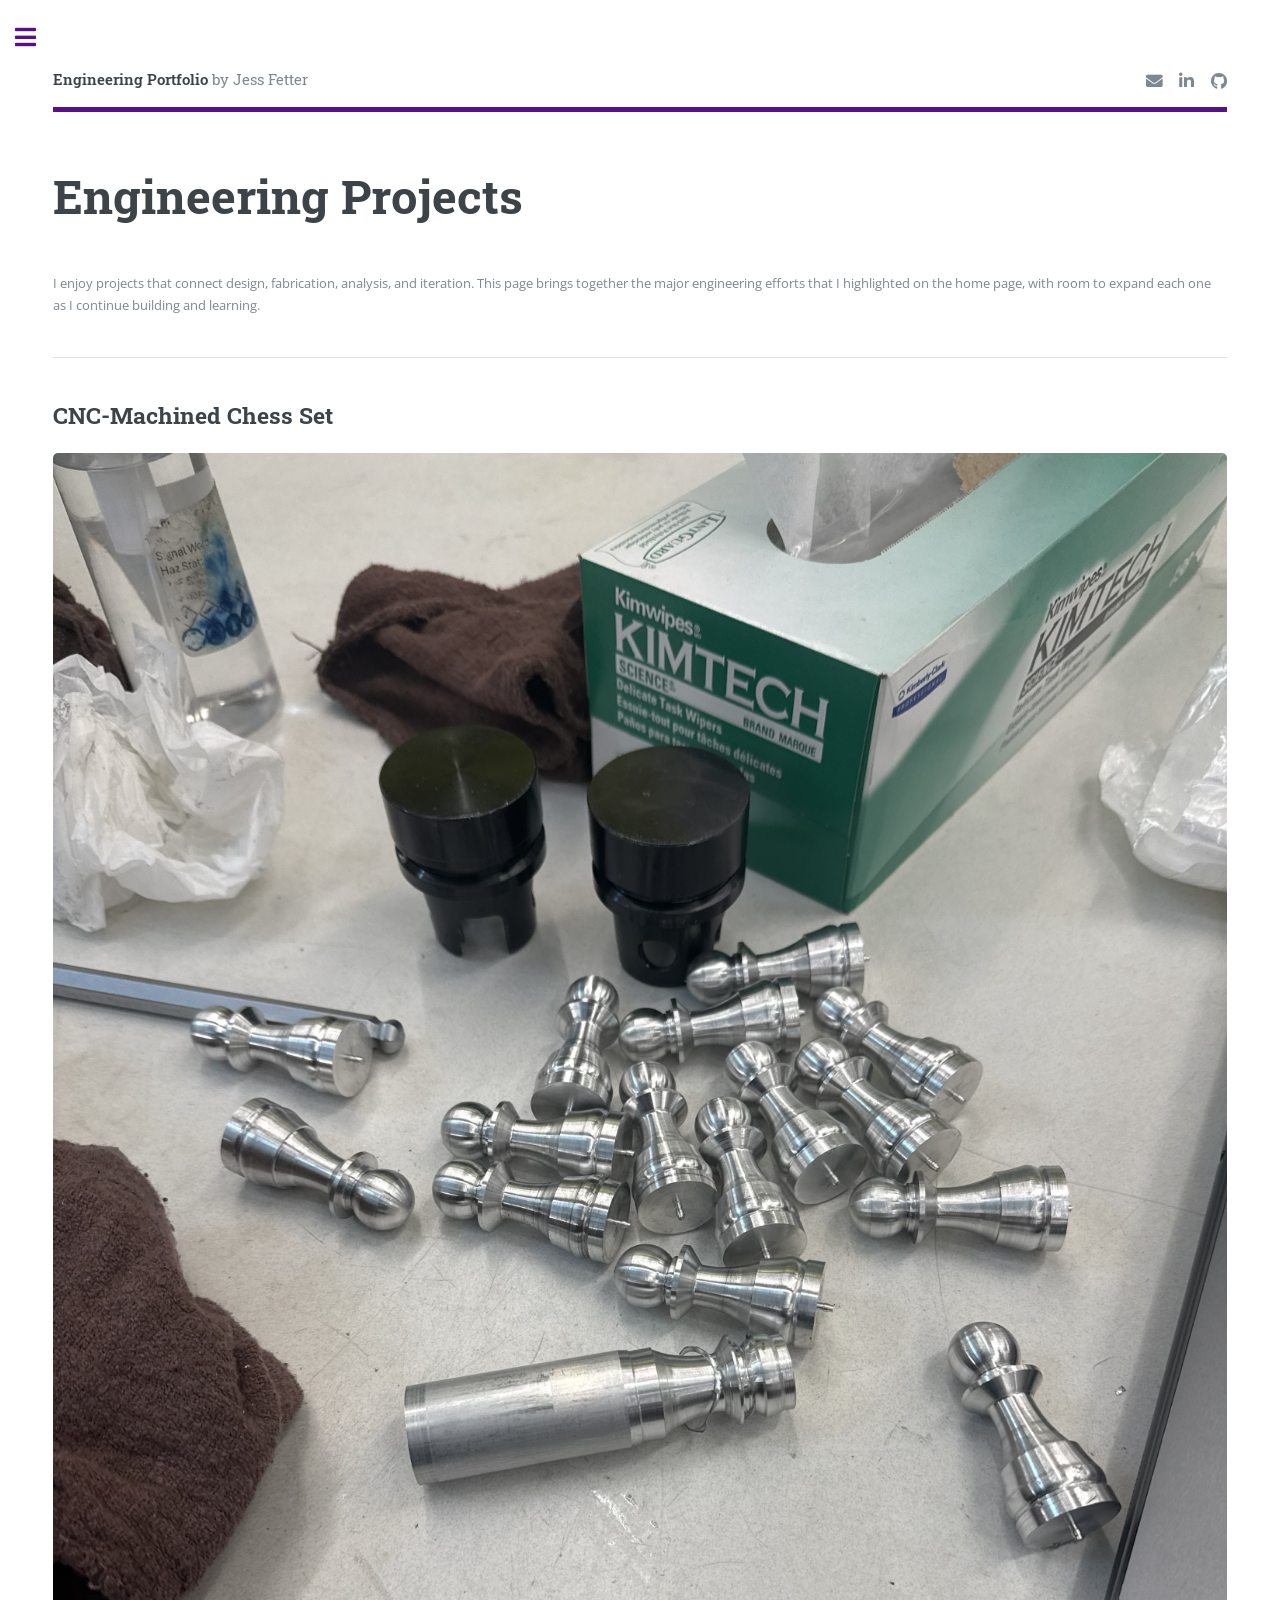
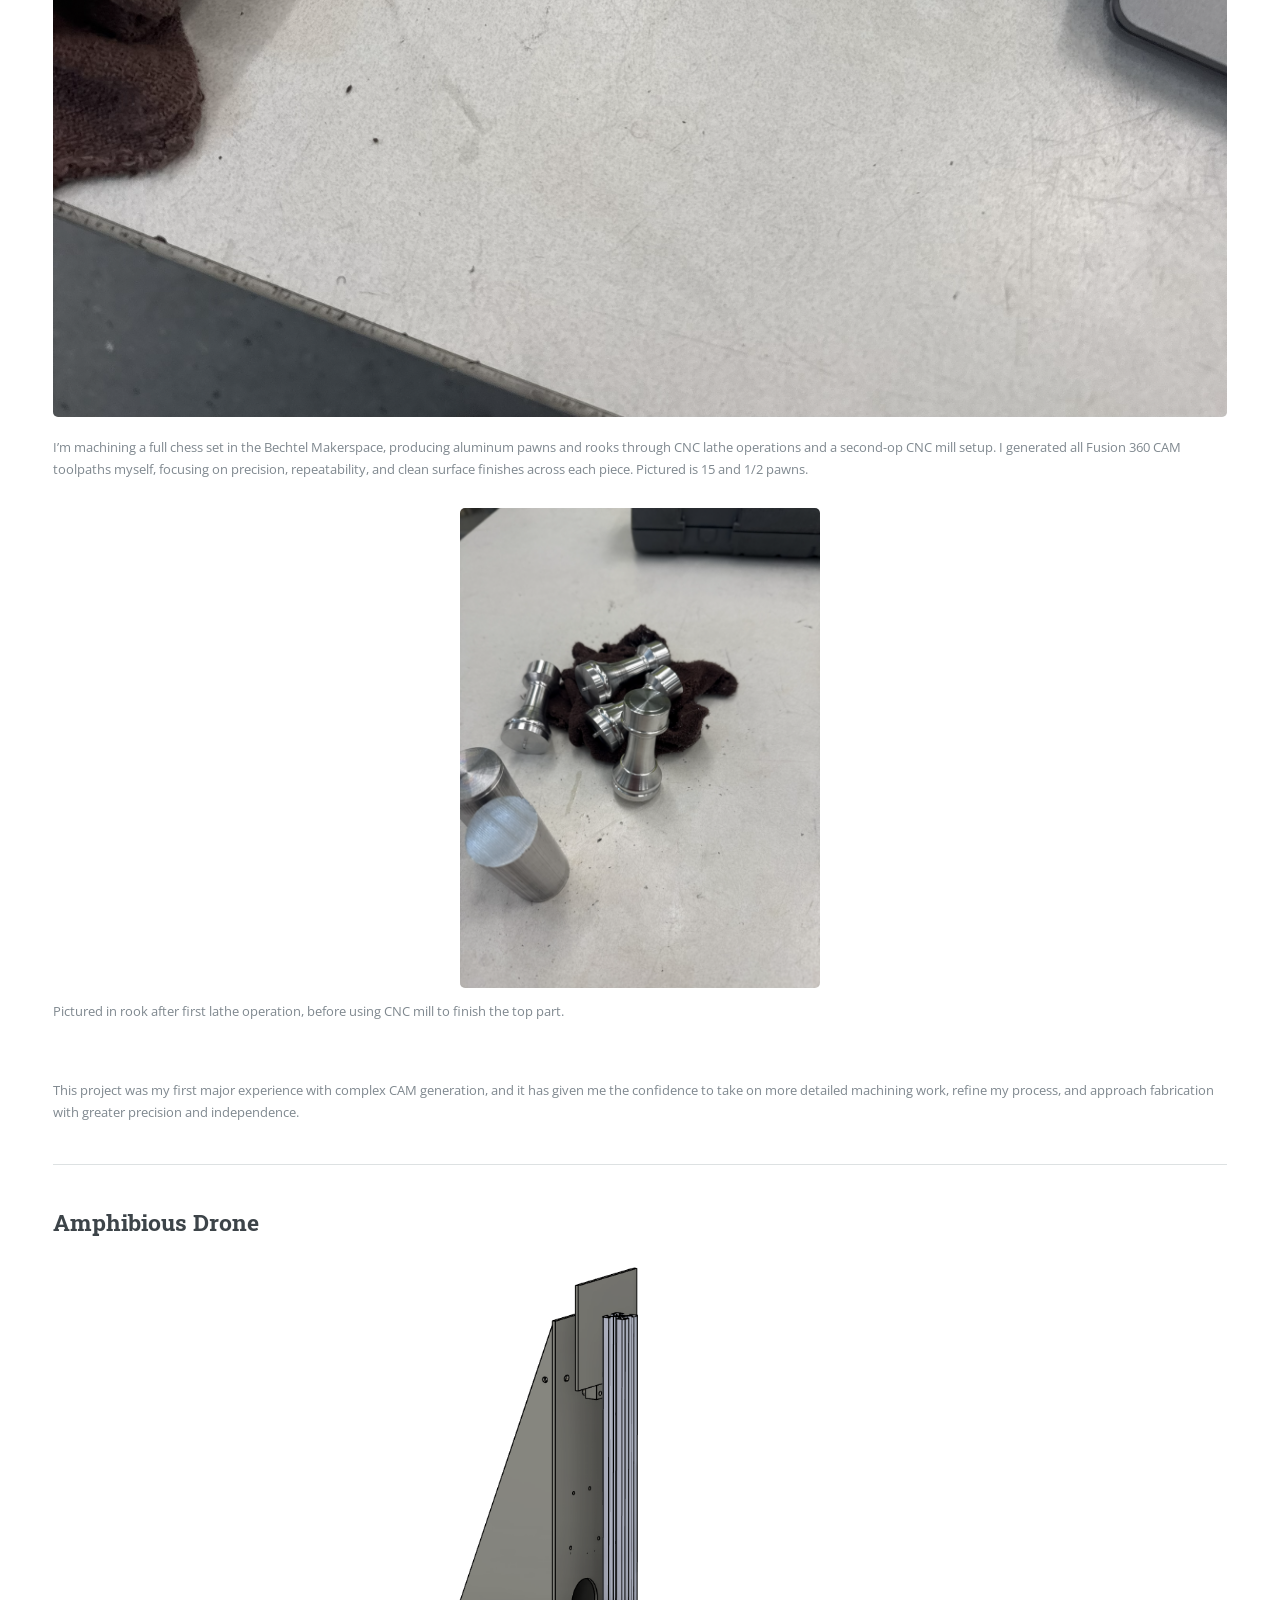
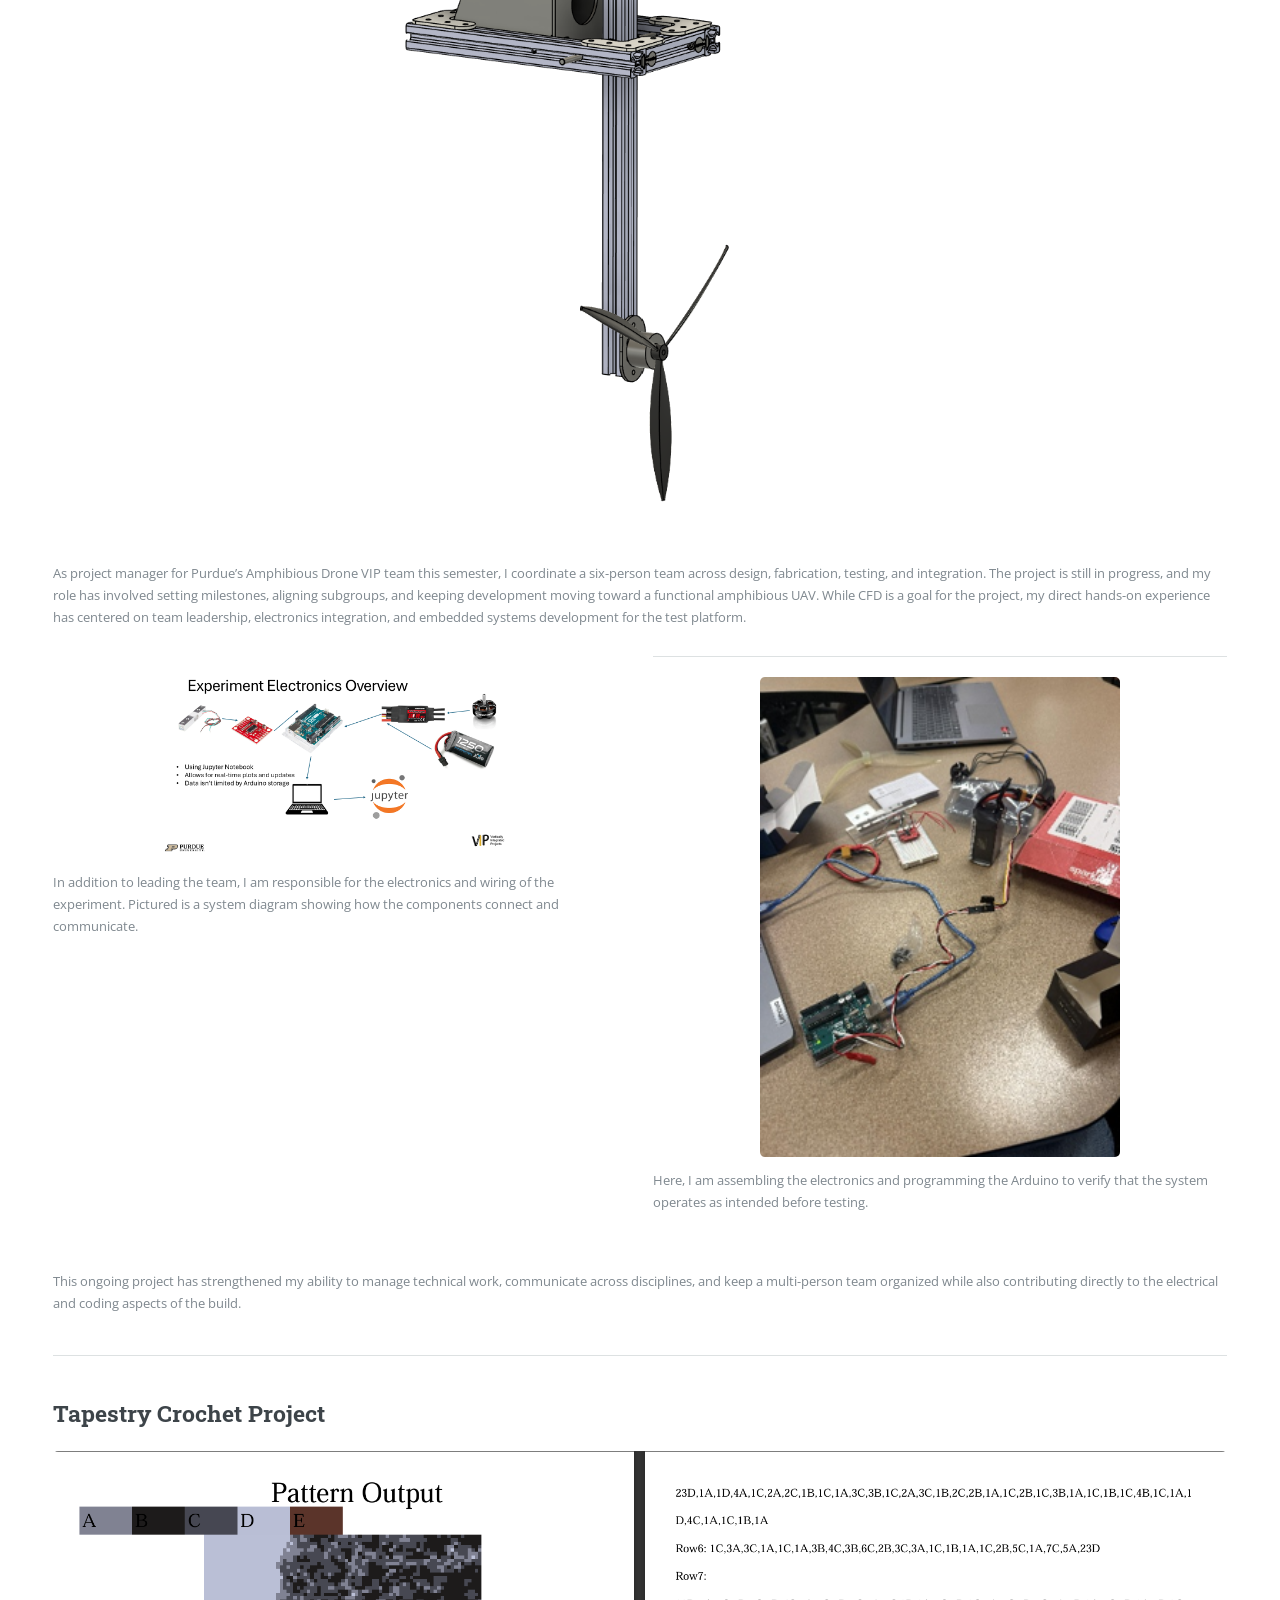
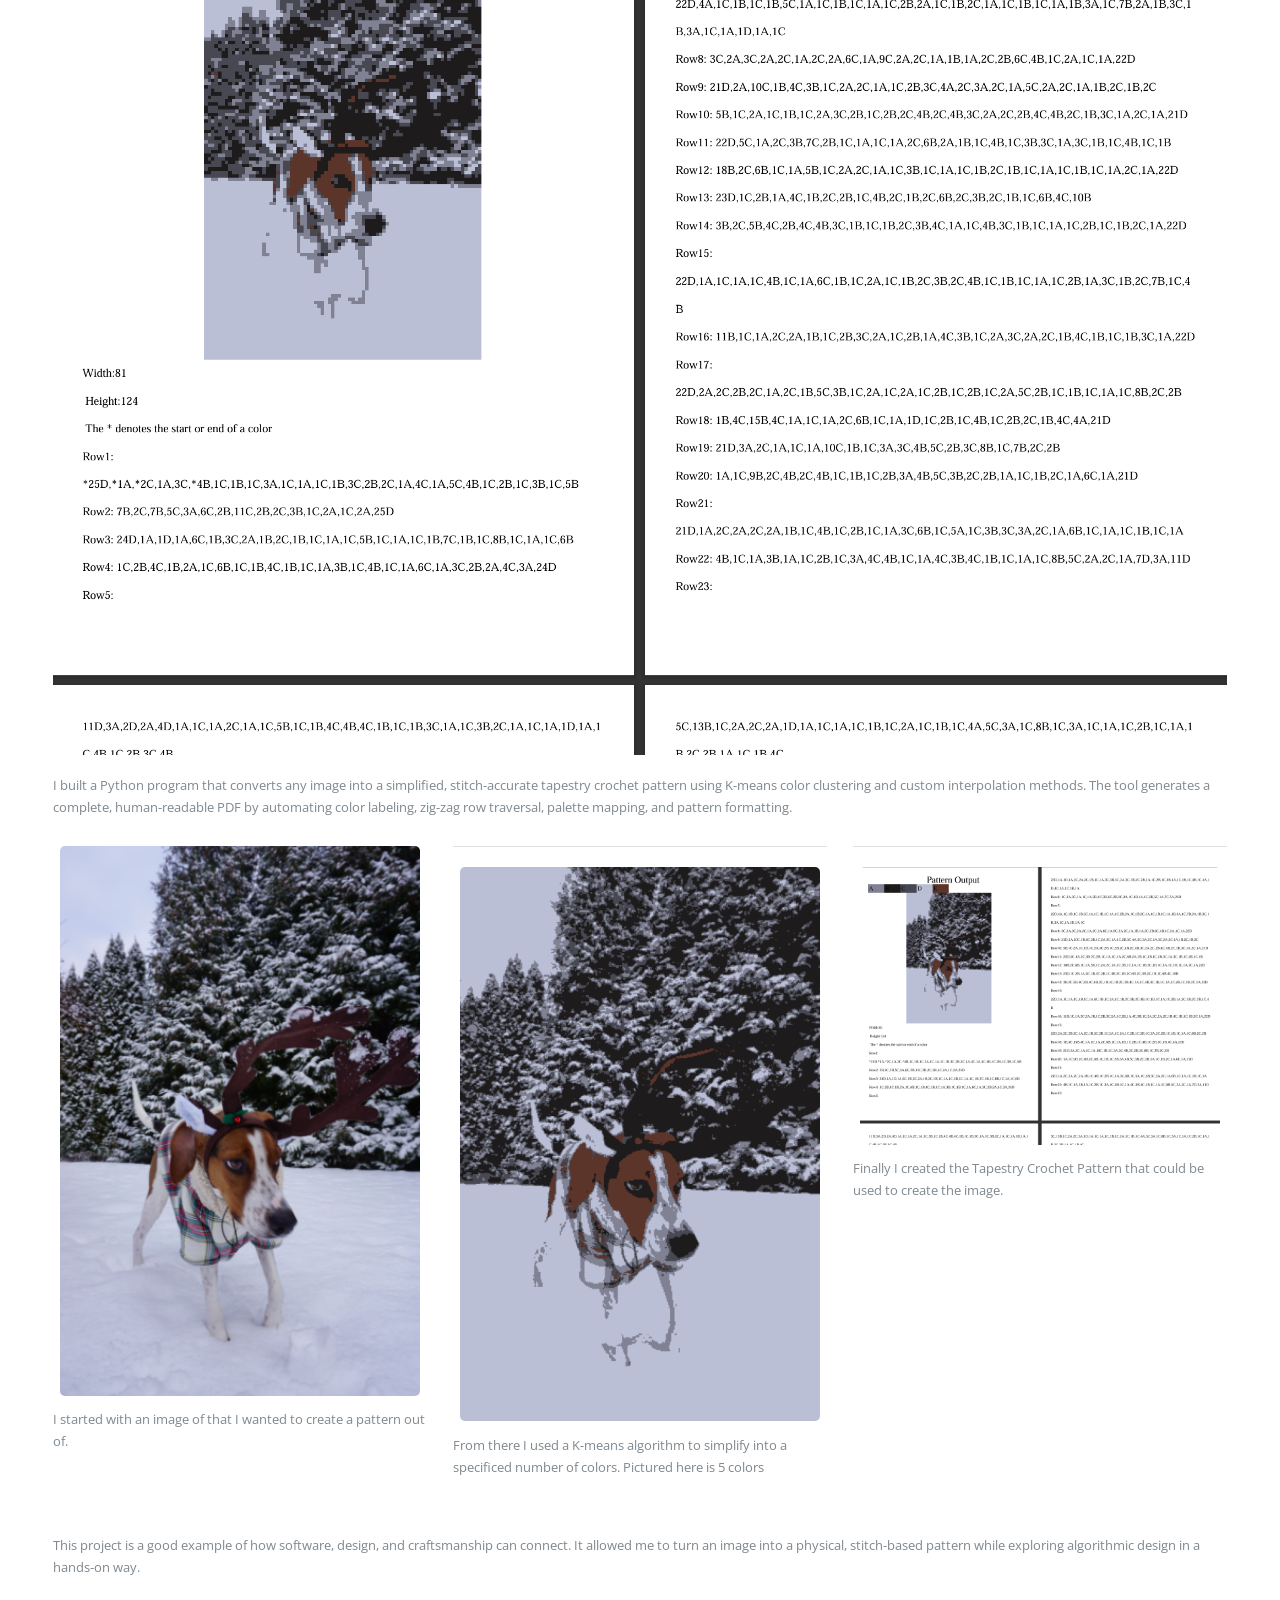
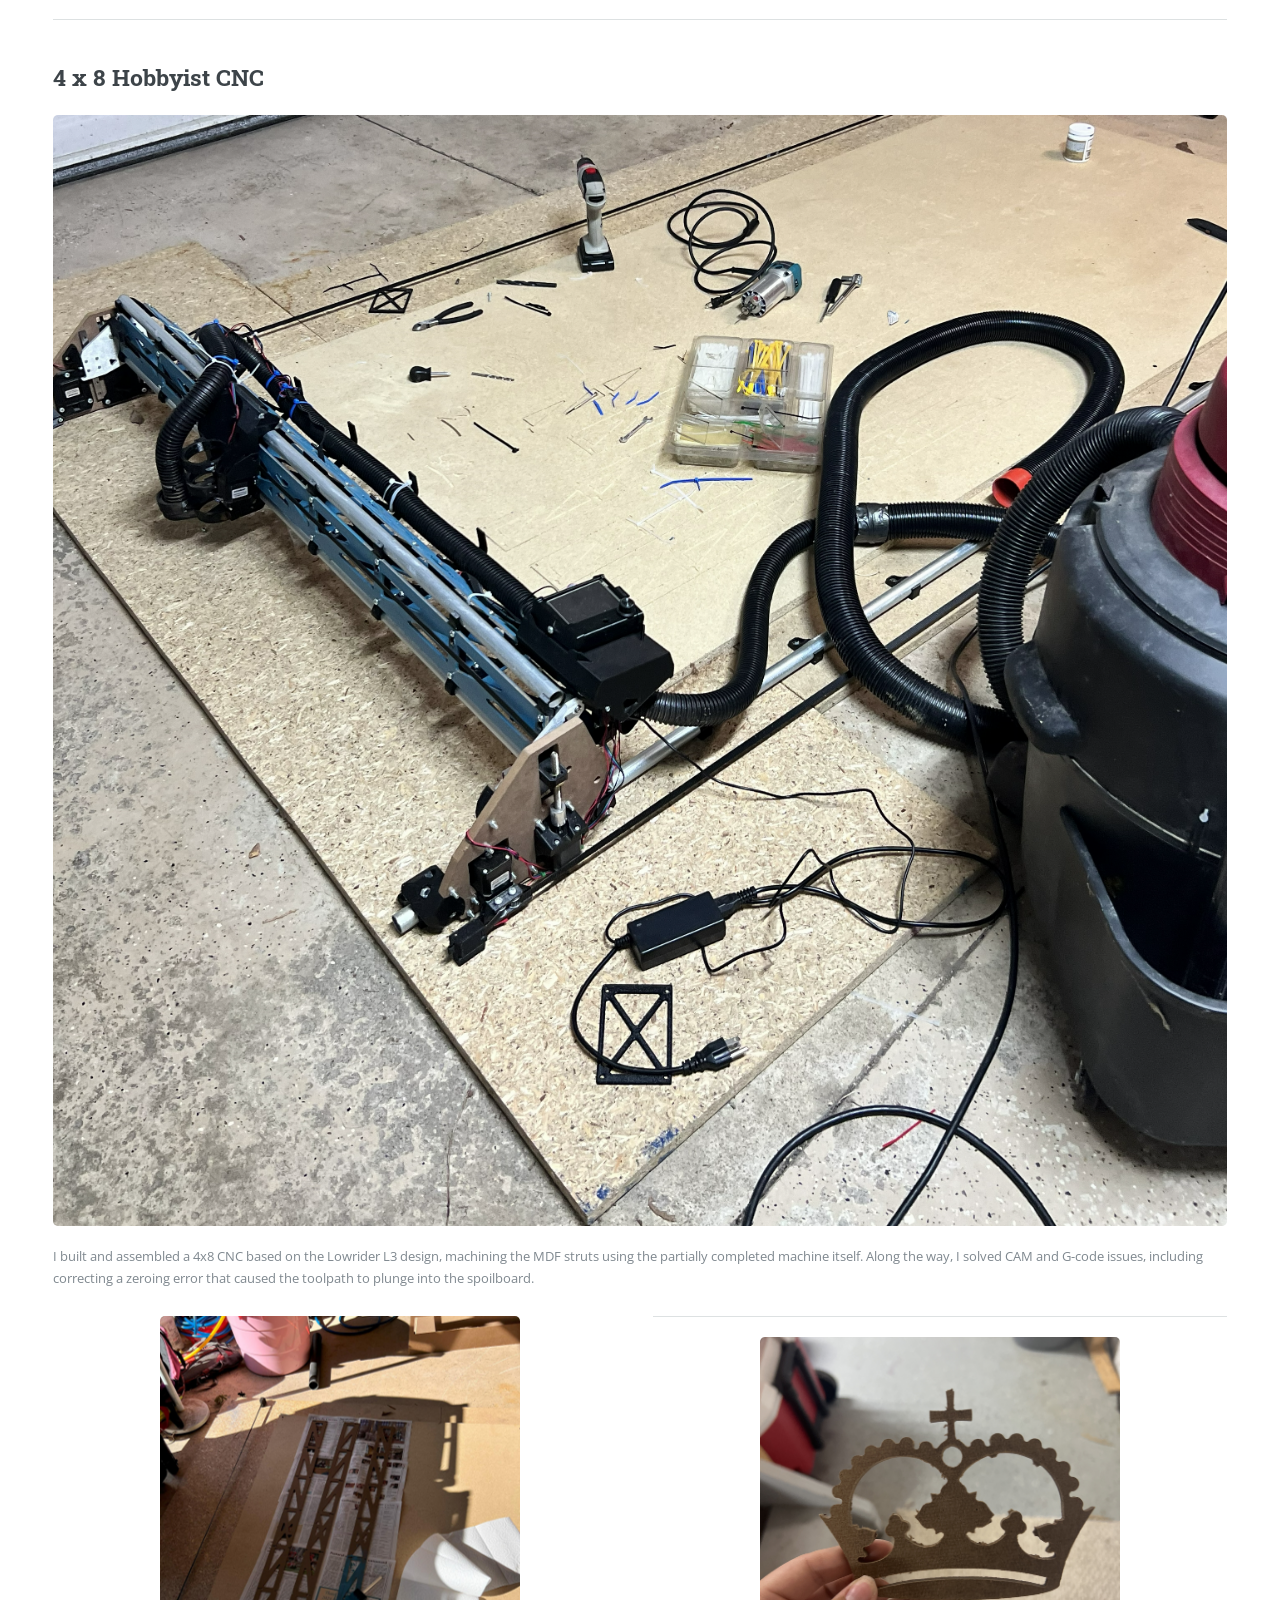
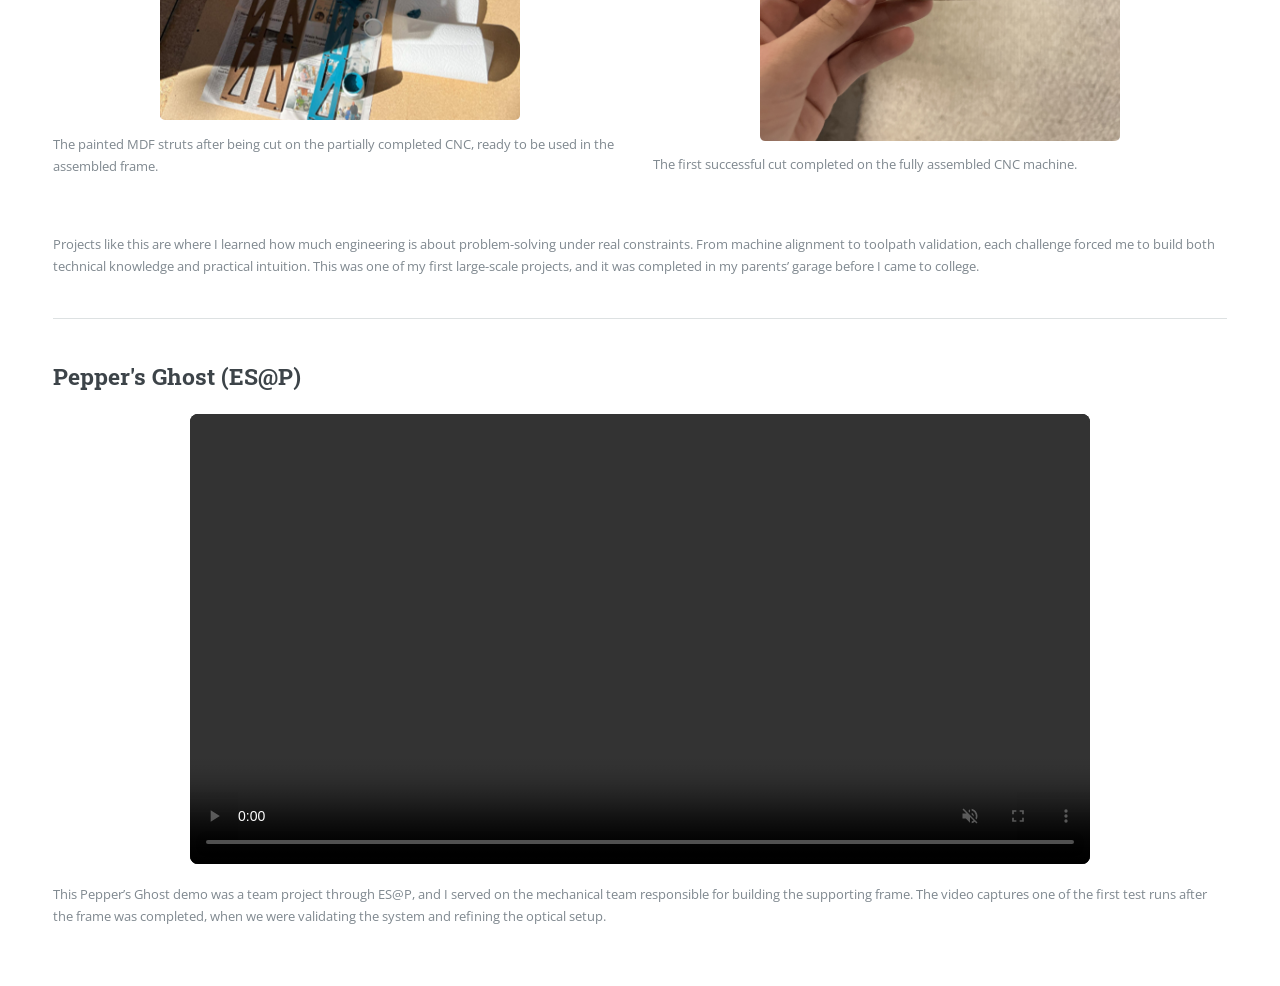
<file: Engineering_Projects.html>
<!DOCTYPE HTML>
<!--
	Editorial by HTML5 UP
	html5up.net | @ajlkn
	Free for personal and commercial use under the CCA 3.0 license (html5up.net/license)
-->
<html>
	<head>
		<title>Engineering Projects - Editorial by HTML5 UP</title>
		<meta charset="utf-8" />
		<meta name="viewport" content="width=device-width, initial-scale=1, user-scalable=no" />
		<link rel="stylesheet" href="assets/css/main.css" />
	</head>
	<body class="is-preload">

		<!-- Wrapper -->
			<div id="wrapper">

				<!-- Main -->
					<div id="main">
						<div class="inner">

							<!-- Header -->
								<header id="header">
									<a href="index.html" class="logo"><strong>Engineering Portfolio</strong> by Jess Fetter</a>
									<ul class="icons">
										<li><a href="mailto:fetterj@purdue.edu" class="icon solid fa-envelope" target="_blank" rel="noopener noreferrer"><span class="label">Email</span></a></li>
										<li><a href="https://www.linkedin.com/in/jessfetter" class="icon brands fa-linkedin-in" target="_blank" rel="noopener noreferrer"><span class="label">linkedin</span></a></li>
										<li><a href="https://github.com/JessFetter" class="icon brands fab fa-github" target="_blank" rel="noopener noreferrer"><span class="label">github</span></a></li>
									</ul>
								</header>

							<!-- Content -->
								<section id="engineering-projects">
									<header class="main">
										<h1>Engineering Projects</h1>
									</header>

									<p>I enjoy projects that connect design, fabrication, analysis, and iteration. This page brings together the major engineering efforts that I highlighted on the home page, with room to expand each one as I continue building and learning.</p>

									<hr class="major" />

									<article id="chess-set">
										<h2>CNC-Machined Chess Set</h2>
										<span class="image main"><img src="images/Project-images/Pawn.png" alt="CNC-machined chess set project" /></span>
										<p>I’m machining a full chess set in the Bechtel Makerspace, producing aluminum pawns and rooks through CNC lathe operations and a second-op CNC mill setup. I generated all Fusion 360 CAM toolpaths myself, focusing on precision, repeatability, and clean surface finishes across each piece. Pictured is 15 and 1/2 pawns.</p>
										<div class="mini-posts">
											<article>
												<a href="#" class="image"><img src="images/Project-images/In-progress-rook.png" alt="In-progress rook on the CNC project" /></a>
												<p>Pictured in rook after first lathe operation, before using CNC mill to finish the top part.</p>
											</article>
										</div>
										<p>This project was my first major experience with complex CAM generation, and it has given me the confidence to take on more detailed machining work, refine my process, and approach fabrication with greater precision and independence.</p>
									</article>

									<hr class="major" />

									<article id="amphibious-drone">
										<h2>Amphibious Drone</h2>
										<span class="image main"><img src="images/Project-images/thrust-test-stand-CAD.png" alt="Amphibious drone project" /></span>
											<p>As project manager for Purdue’s Amphibious Drone VIP team this semester, I coordinate a six-person team across design, fabrication, testing, and integration. The project is still in progress, and my role has involved setting milestones, aligning subgroups, and keeping development moving toward a functional amphibious UAV. While CFD is a goal for the project, my direct hands-on experience has centered on team leadership, electronics integration, and embedded systems development for the test platform.</p>
											<div class="mini-posts">
												<article>
													<a href="#" class="image"><img src="images/Project-images/Electronics slide.png" alt="In-progress rook on the CNC project" /></a>
													<p>In addition to leading the team, I am responsible for the electronics and wiring of the experiment. Pictured is a system diagram showing how the components connect and communicate.</p>
												</article>
												<article>
													<a href="#" class="image"><img src="images/Project-images/messy-electronics.png" alt="In-progress rook on the CNC project" /></a>
													<p>Here, I am assembling the electronics and programming the Arduino to verify that the system operates as intended before testing.</p>
												</article>
											</div>
											<p>This ongoing project has strengthened my ability to manage technical work, communicate across disciplines, and keep a multi-person team organized while also contributing directly to the electrical and coding aspects of the build.</p>
									
									</article>

									<hr class="major" />

									<article id="tapestry-crochet">
										<h2>Tapestry Crochet Project</h2>
										<span class="image main"><img src="images/Project-images/tapestry_pattern.png" alt="Tapestry crochet project" /></span>
										<p>I built a Python program that converts any image into a simplified, stitch-accurate tapestry crochet pattern using K-means color clustering and custom interpolation methods. The tool generates a complete, human-readable PDF by automating color labeling, zig-zag row traversal, palette mapping, and pattern formatting.</p>
													<div class="mini-posts">
														<article>
															<a href="#" class="image"><img src="images/Project-images/Minnie_in_snow.png" alt="In-progress rook on the CNC project" /></a>
															<p>I started with an image of that I wanted to create a pattern out of.</p>
														</article>
														<article>
															<a href="#" class="image"><img src="images/Project-images/Minnie_simplified.png" alt="In-progress rook on the CNC project" /></a>
															<p>From there I used a K-means algorithm to simplify into a specificed number of colors. Pictured here is 5 colors</p>
														</article>
														<article>
															<a href="#" class="image"><img src="images/Project-images/tapestry_pattern.png" alt="In-progress rook on the CNC project" /></a>
															<p>Finally I created the Tapestry Crochet Pattern that could be used to create the image.</p>
														</article>
													</div>
												<p>This project is a good example of how software, design, and craftsmanship can connect. It allowed me to turn an image into a physical, stitch-based pattern while exploring algorithmic design in a hands-on way.</p>											</article>

											<hr class="major" />
									<article id="hobbyist-cnc">
										<h2>4 x 8 Hobbyist CNC</h2>
										<span class="image main"><img src="images/Project-images/cnc-wood.png" alt="Hobbyist CNC project" /></span>
										<p>I built and assembled a 4x8 CNC based on the Lowrider L3 design, machining the MDF struts using the partially completed machine itself. Along the way, I solved CAM and G-code issues, including correcting a zeroing error that caused the toolpath to plunge into the spoilboard.</p>
										<div class="mini-posts">
											<article>
																<a href="#" class="image"><img src="images/Project-images/painted-cnc-strut.png" alt="Painted CNC struts for the 4x8 machine" /></a>
																<p>The painted MDF struts after being cut on the partially completed CNC, ready to be used in the assembled frame.</p>
											</article>
											<article>
																<a href="#" class="image"><img src="images/Project-images/CNC-crown-Test.JPG" alt="First successful cut on the completed CNC machine" /></a>
																<p>The first successful cut completed on the fully assembled CNC machine.</p>
											</article>
										</div>
																<p>Projects like this are where I learned how much engineering is about problem-solving under real constraints. From machine alignment to toolpath validation, each challenge forced me to build both technical knowledge and practical intuition. This was one of my first large-scale projects, and it was completed in my parents’ garage before I came to college.</p>
									</article>
									<hr class="major" />

									<article id="peppers-ghost">
										<h2>Pepper's Ghost (ES@P)</h2>
											<video controls muted loop playsinline preload="metadata" style="width:100%; max-width:900px; border-radius:8px; display:block; margin:1.5em auto; background:#000;">
											<source src="images/Project-images/peppers-ghost.mp4" type="video/mp4" />
											Your browser does not support the video tag.
										</video>
																<p>This Pepper’s Ghost demo was a team project through ES@P, and I served on the mechanical team responsible for building the supporting frame. The video captures one of the first test runs after the frame was completed, when we were validating the system and refining the optical setup.</p>
									</article>

								</section>

						</div>
					</div>

<!-- Sidebar -->
					<div id="sidebar">
						<div class="inner">

							<!-- Menu -->
								<nav id="menu">
									<header class="major">
										<h2>Menu</h2>
									</header>
									<ul>
											<li><a href="index.html">Home</a></li>
											<li>
												<span class="opener">Projects</span>
												<ul>
													
												
												<li><a href="upper_story.html">Upper Story</a></li>
												<li><a href="Engineering_Projects.html">Engineering Projects</a></li>
												<li><a href="fun_projects.html">Fun / Random Projects</a></li>
											
											
												</ul>
											</li>
											<li><a href="Fetter,Jessica - Resume Fall 2026.pdf" target="_blank" rel="noopener noreferrer">Resume</a></li>
									</ul>
								</nav>



							<!-- Section -->
								<section>
									<header class="major">
										<h2>Get in touch</h2>
									</header>
									<ul class="contact">
										<li class="icon solid fa-envelope"><a href="mailto:fetterj@purdue.edu">fetterj@purdue.edu</a></li>
										<li class="icon brands fa-linkedin-in"><a href = "https://www.linkedin.com/in/jessfetter">www.linkedin.com/in/jessfetter</a></li>
										<li class="icon brands fab fa-github"><a href="https://github.com/JessFetter">https://github.com/JessFetter</a></li>
										<li class="icon solid fa-phone">(585) 667-4882</li>
									</ul>
								</section>

							<!-- Footer -->
								<footer id="footer">
									<p class="copyright">&copy; 2026 Jessica Fetter | MIT License. Design: <a href="https://html5up.net" target="_blank" rel="noopener noreferrer">HTML5 UP</a>.</p>
								</footer>
						</div>
					</div>

			</div>

		<!-- Scripts -->
			<script src="assets/js/jquery.min.js"></script>
			<script src="assets/js/browser.min.js"></script>
			<script src="assets/js/breakpoints.min.js"></script>
			<script src="assets/js/util.js"></script>
			<script src="assets/js/main.js"></script>

	</body>
</html>
</file>
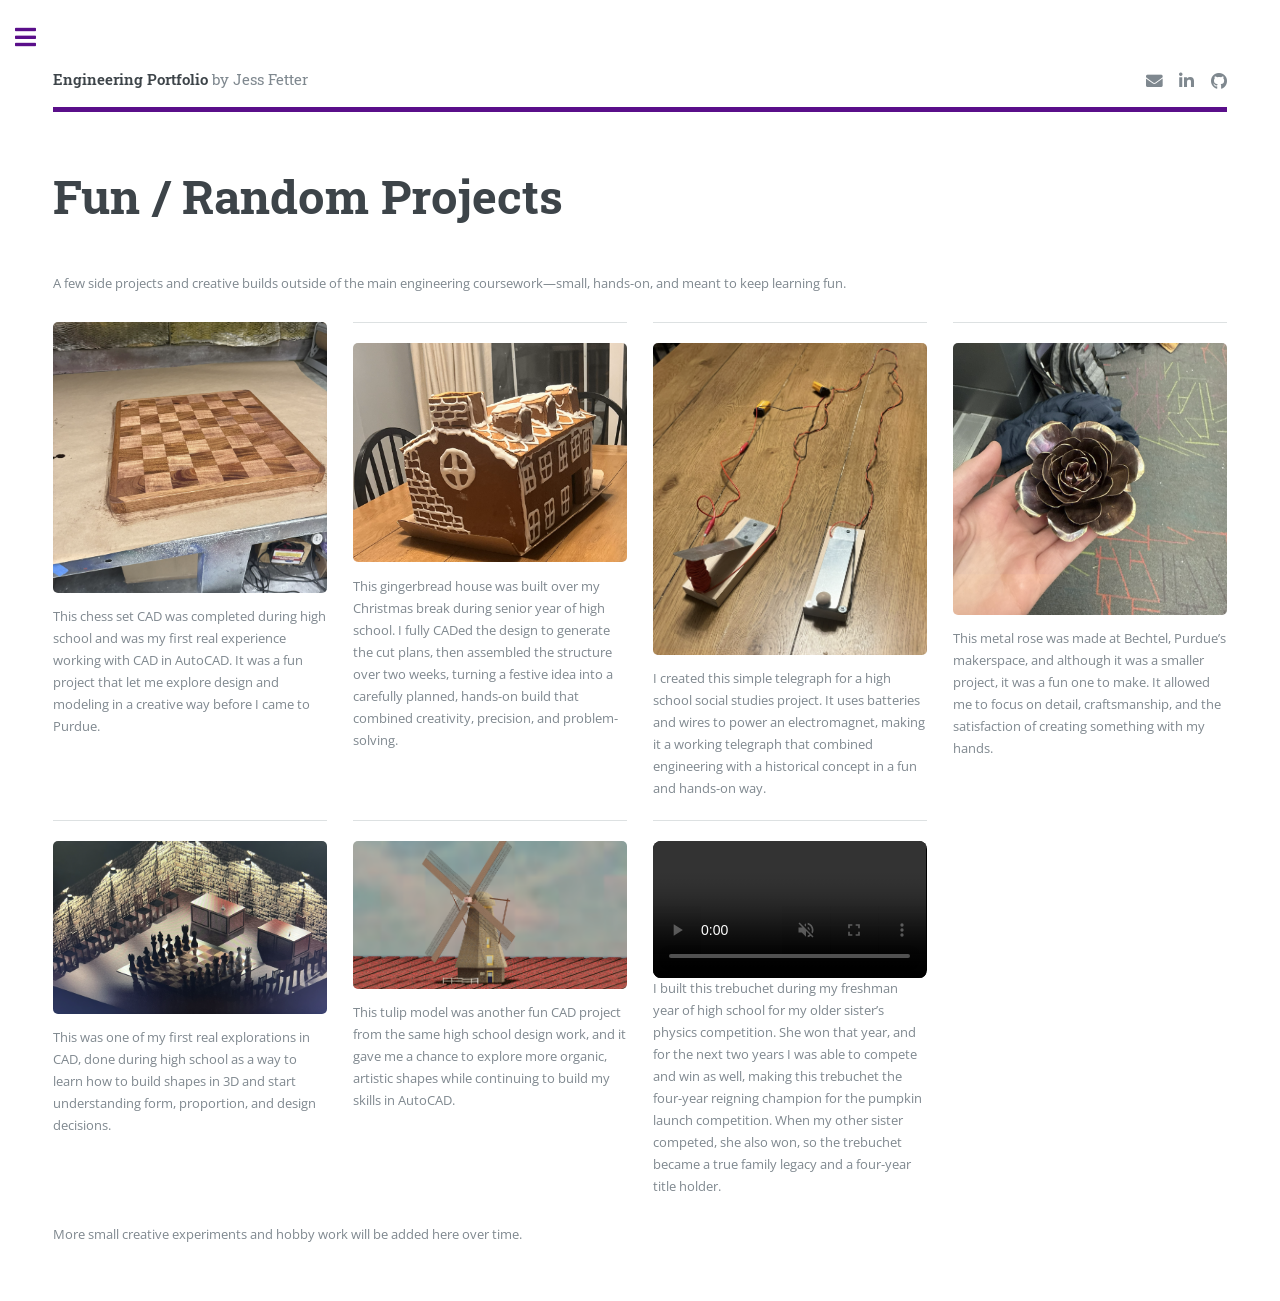
<file: fun_projects.html>
<!DOCTYPE HTML>
<!--
	Editorial by HTML5 UP
	html5up.net | @ajlkn
	Free for personal and commercial use under the CCA 3.0 license (html5up.net/license)
-->
<html>
	<head>
		<title>Fun / Random Projects - Jess Fetter</title>
		<meta charset="utf-8" />
		<meta name="viewport" content="width=device-width, initial-scale=1, user-scalable=no" />
		<link rel="stylesheet" href="assets/css/main.css" />
	</head>
	<body class="is-preload">

		<!-- Wrapper -->
			<div id="wrapper">

				<!-- Main -->
					<div id="main">
						<div class="inner">

							<!-- Header -->
								<header id="header">
									<a href="index.html" class="logo"><strong>Engineering Portfolio</strong> by Jess Fetter</a>
									<ul class="icons">
										<li><a href="mailto:fetterj@purdue.edu" class="icon solid fa-envelope" target="_blank" rel="noopener noreferrer"><span class="label">Email</span></a></li>
										<li><a href="https://www.linkedin.com/in/jessfetter" class="icon brands fa-linkedin-in" target="_blank" rel="noopener noreferrer"><span class="label">linkedin</span></a></li>
										<li><a href="https://github.com/JessFetter" class="icon brands fab fa-github" target="_blank" rel="noopener noreferrer"><span class="label">github</span></a></li>
									</ul>
								</header>

							<!-- Content -->
								<section>
									<header class="main">
										<h1>Fun / Random Projects</h1>
									</header>

									<p>A few side projects and creative builds outside of the main engineering coursework—small, hands-on, and meant to keep learning fun.</p>
									<div class="mini-posts">
										<article>
											<a href="#" class="image"><img src="images/Fun-Project_images/finished-chessboard.png" alt="Finished chessboard" /></a>
															<p>This chess set CAD was completed during high school and was my first real experience working with CAD in AutoCAD. It was a fun project that let me explore design and modeling in a creative way before I came to Purdue.</p>
										</article>
										<article>
											<a href="#" class="image"><img src="images/Fun-Project_images/ginger-bread_house.png" alt="Gingerbread house" /></a>
															<p>This gingerbread house was built over my Christmas break during senior year of high school. I fully CADed the design to generate the cut plans, then assembled the structure over two weeks, turning a festive idea into a carefully planned, hands-on build that combined creativity, precision, and problem-solving.</p>
										</article>
										<article>
											<a href="#" class="image"><img src="images/Fun-Project_images/telegraph-HS.png" alt="Telegraph project" /></a>
															<p>I created this simple telegraph for a high school social studies project. It uses batteries and wires to power an electromagnet, making it a working telegraph that combined engineering with a historical concept in a fun and hands-on way.</p>
										</article>
										<article>
											<a href="#" class="image"><img src="images/Fun-Project_images/metal-rose.png" alt="Metal rose project" /></a>
															<p>This metal rose was made at Bechtel, Purdue’s makerspace, and although it was a smaller project, it was a fun one to make. It allowed me to focus on detail, craftsmanship, and the satisfaction of creating something with my hands.</p>
										</article>
										<article>
											<a href="#" class="image"><img src="images/Fun-Project_images/AutoCAD-3d-project.png" alt="AutoCAD 3D project" /></a>
											<p>This was one of my first real explorations in CAD, done during high school as a way to learn how to build shapes in 3D and start understanding form, proportion, and design decisions.</p>
										</article>
										<article>
											<a href="#" class="image"><img src="images/Fun-Project_images/AutoCAD-3d-tulip.PNG" alt="AutoCAD tulip model" /></a>
															<p>This tulip model was another fun CAD project from the same high school design work, and it gave me a chance to explore more organic, artistic shapes while continuing to build my skills in AutoCAD.</p>
										</article>
										<article>
											<video controls muted loop playsinline preload="metadata" style="width:100%; border-radius:8px; display:block; background:#000;">
												<source src="images/Fun-Project_images/low-quality-trebuchet-launch.mp4" type="video/mp4" />
												Your browser does not support the video tag.
											</video>
																<p>I built this trebuchet during my freshman year of high school for my older sister’s physics competition. She won that year, and for the next two years I was able to compete and win as well, making this trebuchet the four-year reigning champion for the pumpkin launch competition. When my other sister competed, she also won, so the trebuchet became a true family legacy and a four-year title holder.</p>
										</article>
									</div>
									<p>More small creative experiments and hobby work will be added here over time.</p>
								</section>

						</div>
					</div>

				<!-- Sidebar -->
					<div id="sidebar">
						<div class="inner">

							<!-- Menu -->
							<nav id="menu">
								<header class="major">
									<h2>Menu</h2>
								</header>
								<ul>
									<li><a href="index.html">Home</a></li>
									<li>
										<span class="opener">Projects</span>
										<ul>
											<li><a href="upper_story.html">Upper Story</a></li>
											<li><a href="Engineering_Projects.html">Engineering Projects</a></li>
											<li><a href="fun_projects.html">Fun / Random Projects</a></li>
										</ul>
									</li>
									<li><a href="Fetter,Jessica - Resume Fall 2026.pdf" target="_blank" rel="noopener noreferrer">Resume</a></li>
								</ul>
							</nav>

							<!-- Section -->
							<section>
								<header class="major">
									<h2>Get in touch</h2>
								</header>
								<ul class="contact">
									<li class="icon solid fa-envelope"><a href="mailto:fetterj@purdue.edu">fetterj@purdue.edu</a></li>
									<li class="icon brands fa-linkedin-in"><a href="https://www.linkedin.com/in/jessfetter">www.linkedin.com/in/jessfetter</a></li>
									<li class="icon brands fab fa-github"><a href="https://github.com/JessFetter">https://github.com/JessFetter</a></li>
									<li class="icon solid fa-phone">(585) 667-4882</li>
								</ul>
							</section>

							<!-- Footer -->
							<footer id="footer">
								<p class="copyright">&copy; 2026 Jessica Fetter | MIT License. Design: <a href="https://html5up.net" target="_blank" rel="noopener noreferrer">HTML5 UP</a>.</p>
							</footer>

						</div>
					</div>

			</div>

		<!-- Scripts -->
			<script src="assets/js/jquery.min.js"></script>
			<script src="assets/js/browser.min.js"></script>
			<script src="assets/js/breakpoints.min.js"></script>
			<script src="assets/js/util.js"></script>
			<script src="assets/js/main.js"></script>

	</body>
</html>
</file>
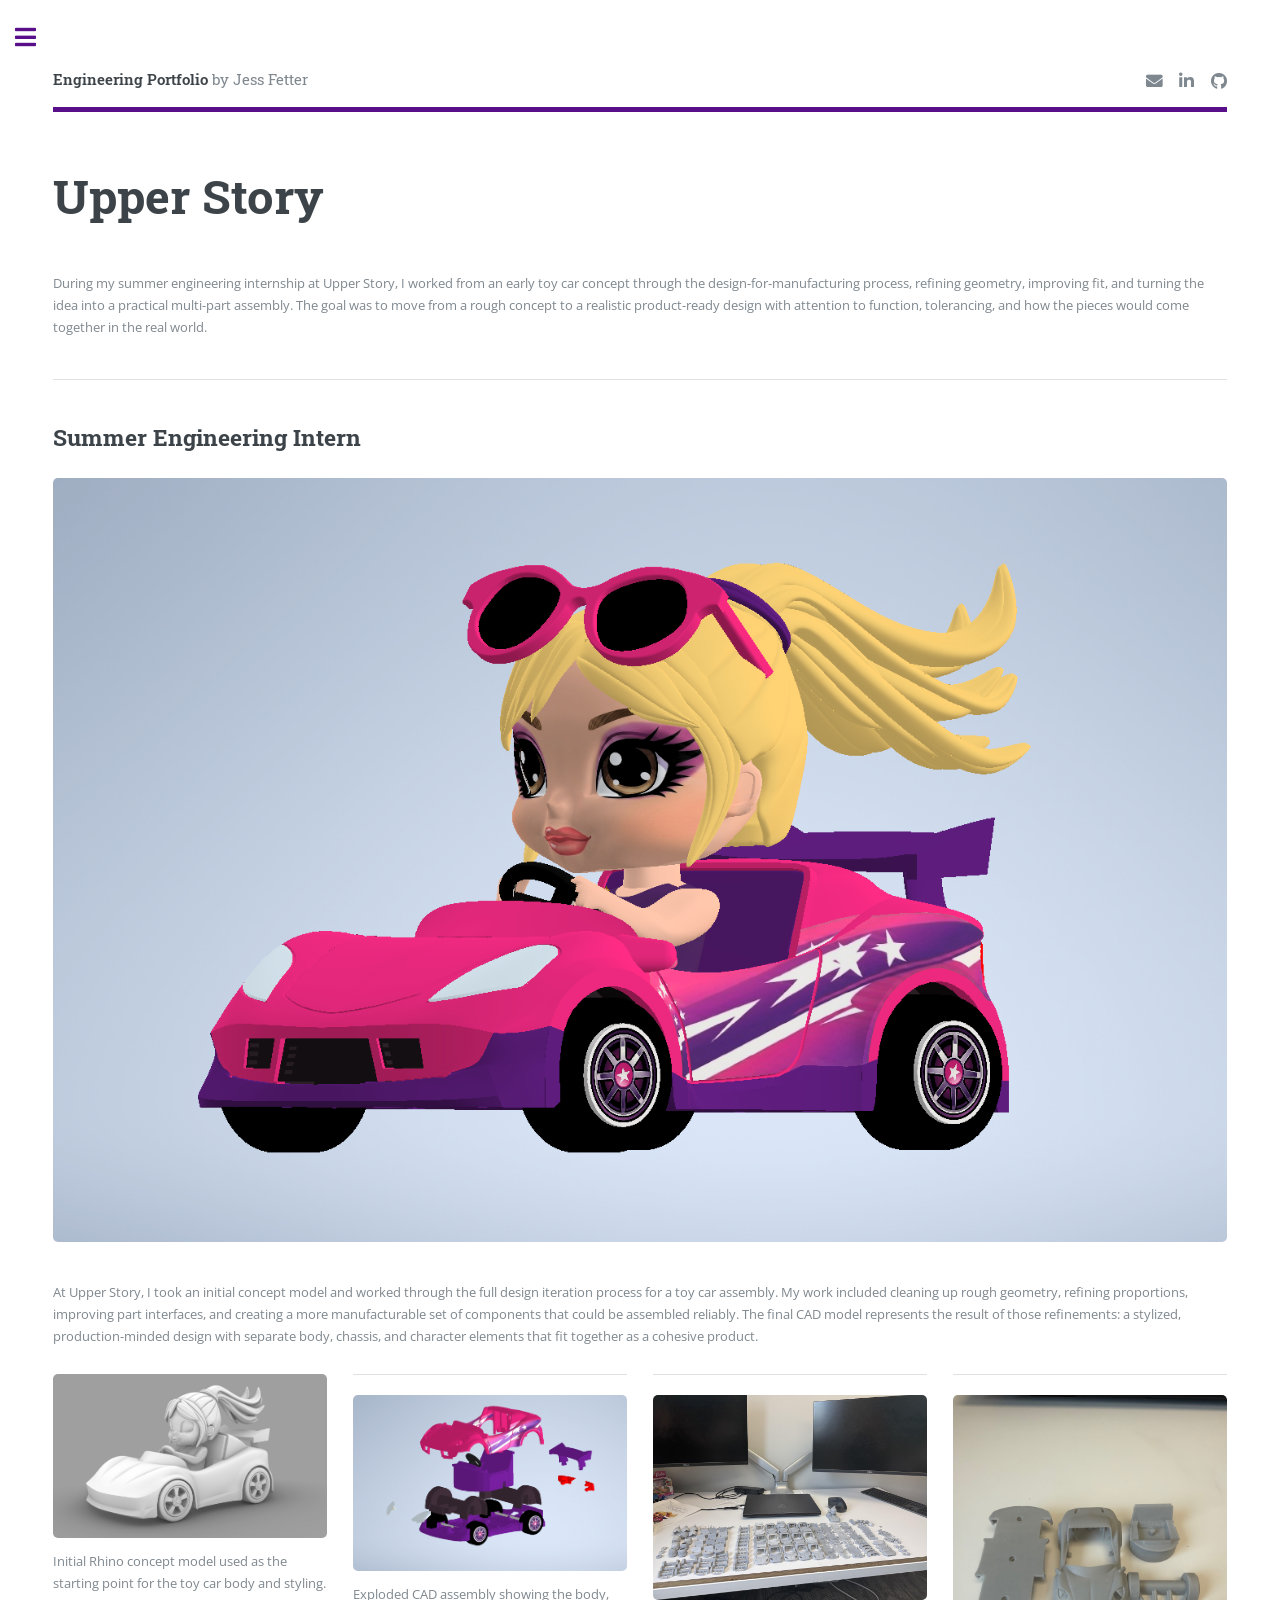
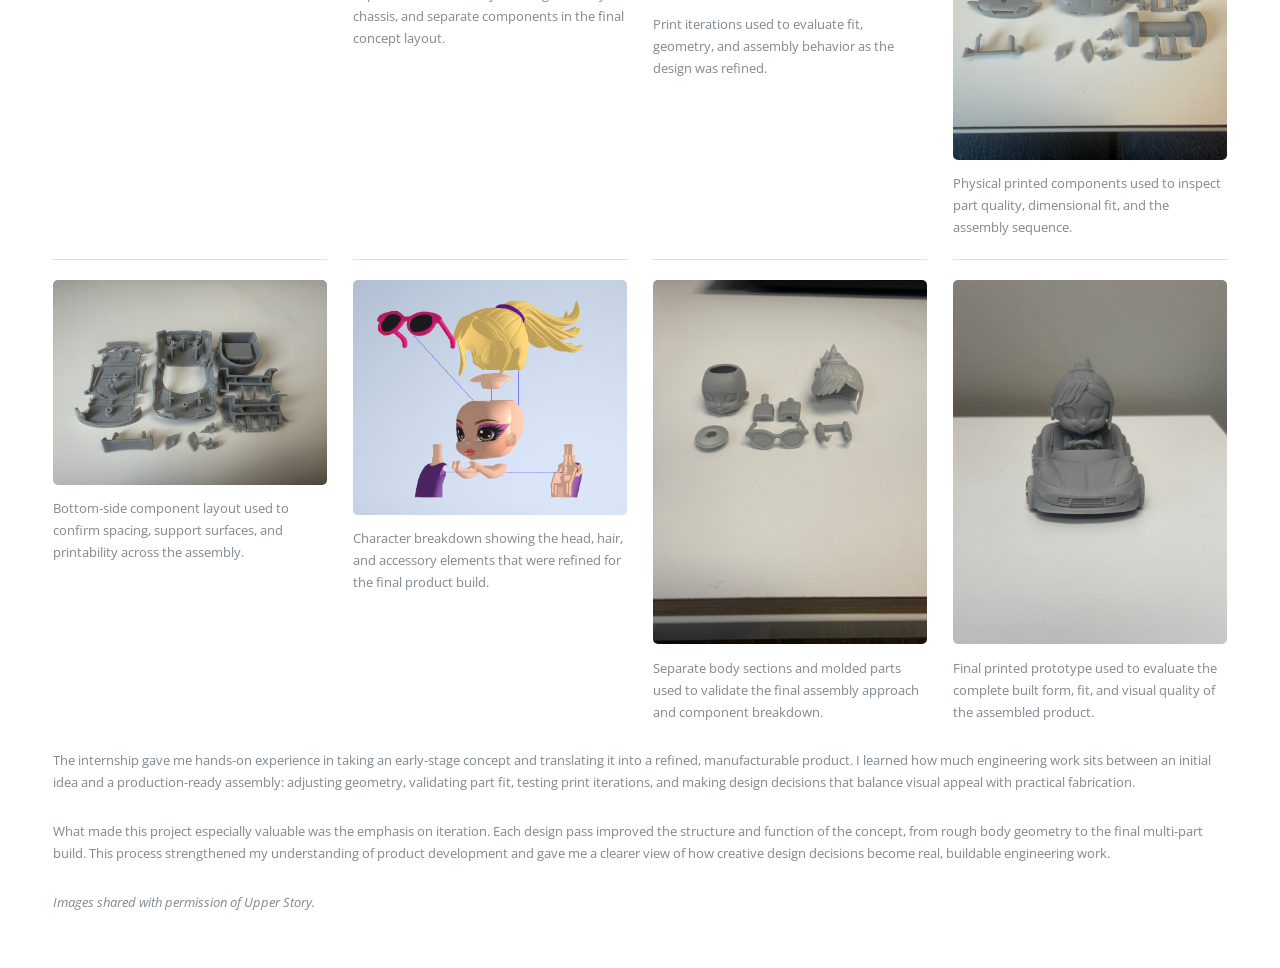
<file: upper_story.html>
<!DOCTYPE HTML>
<!--
	Editorial by HTML5 UP
	html5up.net | @ajlkn
	Free for personal and commercial use under the CCA 3.0 license (html5up.net/license)
-->
<html>
	<head>
		<title>Upper Story - Jess Fetter</title>
		<meta charset="utf-8" />
		<meta name="viewport" content="width=device-width, initial-scale=1, user-scalable=no" />
		<link rel="stylesheet" href="assets/css/main.css" />
	</head>
	<body class="is-preload">

		<!-- Wrapper -->
			<div id="wrapper">

				<!-- Main -->
					<div id="main">
						<div class="inner">

							<!-- Header -->
								<header id="header">
									<a href="index.html" class="logo"><strong>Engineering Portfolio</strong> by Jess Fetter</a>
									<ul class="icons">
										<li><a href="mailto:fetterj@purdue.edu" class="icon solid fa-envelope" target="_blank" rel="noopener noreferrer"><span class="label">Email</span></a></li>
										<li><a href="https://www.linkedin.com/in/jessfetter" class="icon brands fa-linkedin-in" target="_blank" rel="noopener noreferrer"><span class="label">linkedin</span></a></li>
										<li><a href="https://github.com/JessFetter" class="icon brands fab fa-github" target="_blank" rel="noopener noreferrer"><span class="label">github</span></a></li>
									</ul>
								</header>

							<!-- Content -->
							<section id="upper-story">
								<header class="main">
									<h1>Upper Story</h1>
								</header>

<p>During my summer engineering internship at Upper Story, I worked from an early toy car concept through the design-for-manufacturing process, refining geometry, improving fit, and turning the idea into a practical multi-part assembly. The goal was to move from a rough concept to a realistic product-ready design with attention to function, tolerancing, and how the pieces would come together in the real world.</p>

									<hr class="major" />

									<article>
										<h2>Summer Engineering Intern</h2>
										<span class="image main"><img src="images/upper_story_images/full-cad-headon.png" alt="Final Upper Story concept car CAD render after refinements to the body and assembly" /></span>

										<p>At Upper Story, I took an initial concept model and worked through the full design iteration process for a toy car assembly. My work included cleaning up rough geometry, refining proportions, improving part interfaces, and creating a more manufacturable set of components that could be assembled reliably. The final CAD model represents the result of those refinements: a stylized, production-minded design with separate body, chassis, and character elements that fit together as a cohesive product.</p>

										<div class="mini-posts">
											<article>
												<a href="#" class="image"><img src="images/upper_story_images/rough-rhino.png" alt="Initial rough Rhino concept for the Upper Story toy car" /></a>
												<p>Initial Rhino concept model used as the starting point for the toy car body and styling.</p>
											</article>
											<article>
												<a href="#" class="image"><img src="images/upper_story_images/car-exploded-cad.png" alt="Exploded CAD assembly for the Upper Story toy car" /></a>
												<p>Exploded CAD assembly showing the body, chassis, and separate components in the final concept layout.</p>
											</article>
											<article>
												<a href="#" class="image"><img src="images/upper_story_images/print-iterations.jpg" alt="Print iterations for evaluating fit and assembly" /></a>
												<p>Print iterations used to evaluate fit, geometry, and assembly behavior as the design was refined.</p>
											</article>
											<article>
												<a href="#" class="image"><img src="images/upper_story_images/car-physical-pieces.jpg" alt="Physical 3D-printed body and component pieces" /></a>
												<p>Physical printed components used to inspect part quality, dimensional fit, and the assembly sequence.</p>
											</article>
											<article>
												<a href="#" class="image"><img src="images/upper_story_images/car-physical-pieces-bottom.jpg" alt="Bottom side view of all printed car components" /></a>
												<p>Bottom-side component layout used to confirm spacing, support surfaces, and printability across the assembly.</p>
											</article>
											<article>
												<a href="#" class="image"><img src="images/upper_story_images/doll-exploded-cad.png" alt="Exploded character assembly with hair and accessory pieces" /></a>
												<p>Character breakdown showing the head, hair, and accessory elements that were refined for the final product build.</p>
											</article>
											<article>
												<a href="#" class="image"><img src="images/upper_story_images/body-parts.jpg" alt="Separate body parts for the toy car prototype" /></a>
												<p>Separate body sections and molded parts used to validate the final assembly approach and component breakdown.</p>
											</article>
											<article>
												<a href="#" class="image"><img src="images/upper_story_images/final-print.jpg" alt="Final assembled printed prototype of the Upper Story concept" /></a>
												<p>Final printed prototype used to evaluate the complete built form, fit, and visual quality of the assembled product.</p>
											</article>
										</div>

										<p>The internship gave me hands-on experience in taking an early-stage concept and translating it into a refined, manufacturable product. I learned how much engineering work sits between an initial idea and a production-ready assembly: adjusting geometry, validating part fit, testing print iterations, and making design decisions that balance visual appeal with practical fabrication.</p>
										<p>What made this project especially valuable was the emphasis on iteration. Each design pass improved the structure and function of the concept, from rough body geometry to the final multi-part build. This process strengthened my understanding of product development and gave me a clearer view of how creative design decisions become real, buildable engineering work.</p>
										<p><em>Images shared with permission of Upper Story.</em></p>
								</article>

							</section>

						</div>
					</div>

				<!-- Sidebar -->
					<div id="sidebar">
						<div class="inner">

							<!-- Menu -->
							<nav id="menu">
								<header class="major">
									<h2>Menu</h2>
								</header>
								<ul>
									<li><a href="index.html">Home</a></li>
									<li>
										<span class="opener">Projects</span>
										<ul>
											
												
												<li><a href="upper_story.html">Upper Story</a></li>
												<li><a href="Engineering_Projects.html">Engineering Projects</a></li>
												<li><a href="fun_projects.html">Fun / Random Projects</a></li>
											
											
										</ul>
									</li>
									<li><a href="Fetter,Jessica - Resume Fall 2026.pdf" target="_blank" rel="noopener noreferrer">Resume</a></li>
								</ul>
							</nav>

							<!-- Section -->
							<section>
								<header class="major">
									<h2>Get in touch</h2>
								</header>
								<ul class="contact">
									<li class="icon solid fa-envelope"><a href="mailto:fetterj@purdue.edu">fetterj@purdue.edu</a></li>
									<li class="icon brands fa-linkedin-in"><a href="https://www.linkedin.com/in/jessfetter">www.linkedin.com/in/jessfetter</a></li>
									<li class="icon brands fab fa-github"><a href="https://github.com/JessFetter">https://github.com/JessFetter</a></li>
									<li class="icon solid fa-phone">(585) 667-4882</li>
								</ul>
							</section>

							<!-- Footer -->
							<footer id="footer">
								<p class="copyright">&copy; 2026 Jessica Fetter | MIT License. Design: <a href="https://html5up.net" target="_blank" rel="noopener noreferrer">HTML5 UP</a>.</p>
							</footer>

						</div>
					</div>

			</div>

		<!-- Scripts -->
			<script src="assets/js/jquery.min.js"></script>
			<script src="assets/js/browser.min.js"></script>
			<script src="assets/js/breakpoints.min.js"></script>
			<script src="assets/js/util.js"></script>
			<script src="assets/js/main.js"></script>

	</body>
</html>
</file>
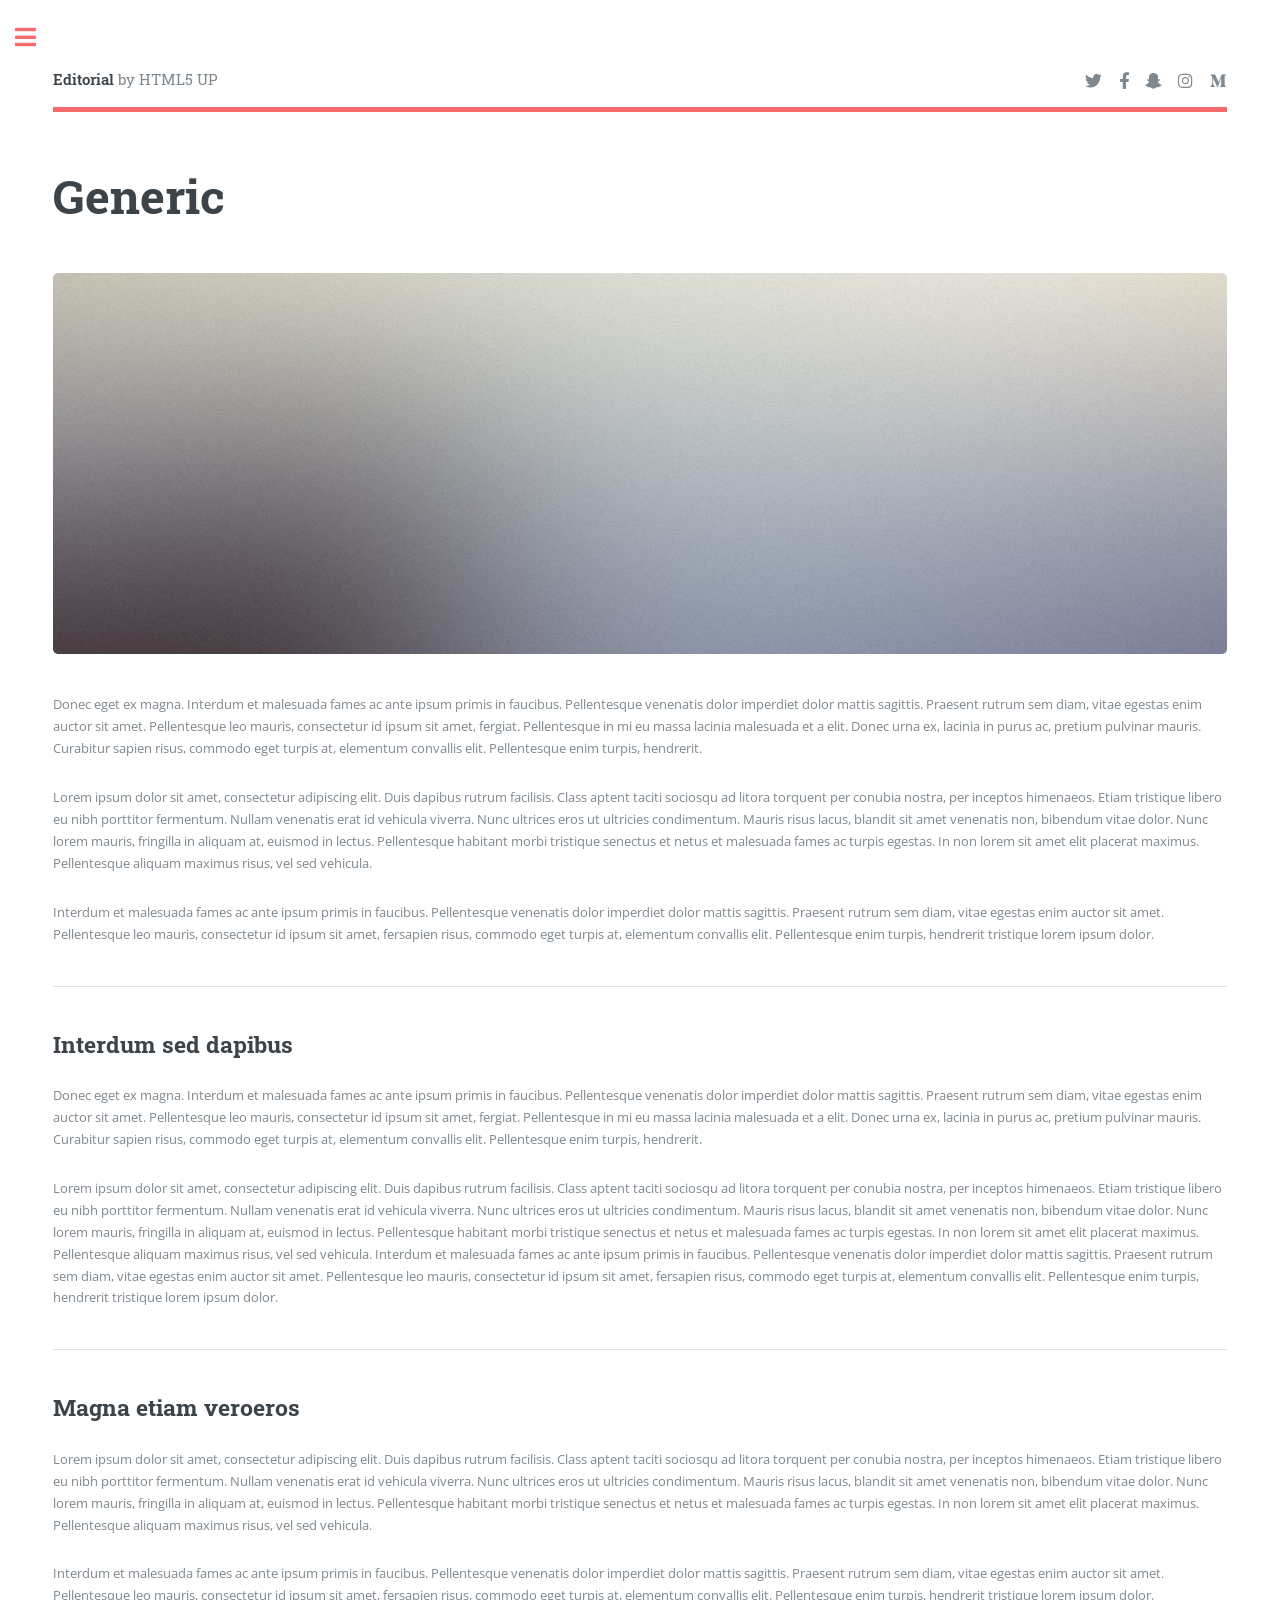
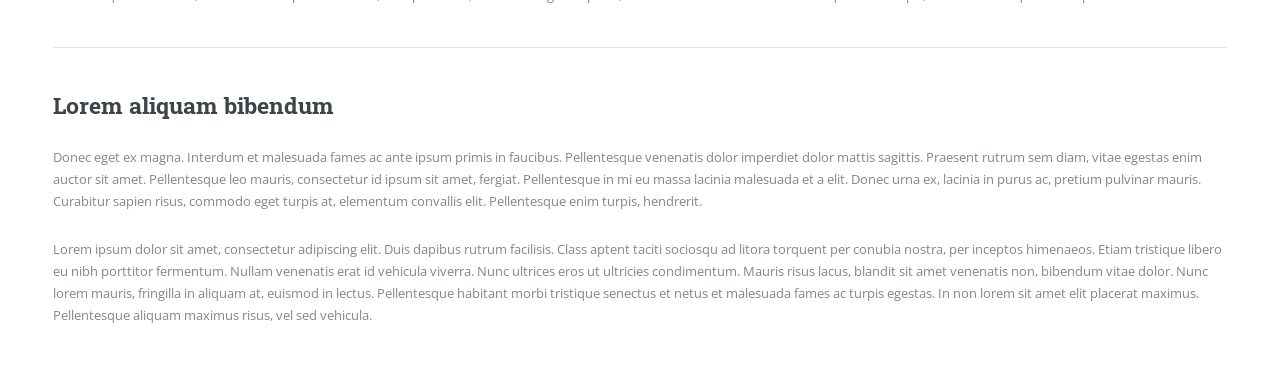
<file: html5up-editorial/generic.html>
<!DOCTYPE HTML>
<!--
	Editorial by HTML5 UP
	html5up.net | @ajlkn
	Free for personal and commercial use under the CCA 3.0 license (html5up.net/license)
-->
<html>
	<head>
		<title>Generic - Editorial by HTML5 UP</title>
		<meta charset="utf-8" />
		<meta name="viewport" content="width=device-width, initial-scale=1, user-scalable=no" />
		<link rel="stylesheet" href="assets/css/main.css" />
	</head>
	<body class="is-preload">

		<!-- Wrapper -->
			<div id="wrapper">

				<!-- Main -->
					<div id="main">
						<div class="inner">

							<!-- Header -->
								<header id="header">
									<a href="index.html" class="logo"><strong>Editorial</strong> by HTML5 UP</a>
									<ul class="icons">
										<li><a href="#" class="icon brands fa-twitter"><span class="label">Twitter</span></a></li>
										<li><a href="#" class="icon brands fa-facebook-f"><span class="label">Facebook</span></a></li>
										<li><a href="#" class="icon brands fa-snapchat-ghost"><span class="label">Snapchat</span></a></li>
										<li><a href="#" class="icon brands fa-instagram"><span class="label">Instagram</span></a></li>
										<li><a href="#" class="icon brands fa-medium-m"><span class="label">Medium</span></a></li>
									</ul>
								</header>

							<!-- Content -->
								<section>
									<header class="main">
										<h1>Generic</h1>
									</header>

									<span class="image main"><img src="images/pic11.jpg" alt="" /></span>

									<p>Donec eget ex magna. Interdum et malesuada fames ac ante ipsum primis in faucibus. Pellentesque venenatis dolor imperdiet dolor mattis sagittis. Praesent rutrum sem diam, vitae egestas enim auctor sit amet. Pellentesque leo mauris, consectetur id ipsum sit amet, fergiat. Pellentesque in mi eu massa lacinia malesuada et a elit. Donec urna ex, lacinia in purus ac, pretium pulvinar mauris. Curabitur sapien risus, commodo eget turpis at, elementum convallis elit. Pellentesque enim turpis, hendrerit.</p>
									<p>Lorem ipsum dolor sit amet, consectetur adipiscing elit. Duis dapibus rutrum facilisis. Class aptent taciti sociosqu ad litora torquent per conubia nostra, per inceptos himenaeos. Etiam tristique libero eu nibh porttitor fermentum. Nullam venenatis erat id vehicula viverra. Nunc ultrices eros ut ultricies condimentum. Mauris risus lacus, blandit sit amet venenatis non, bibendum vitae dolor. Nunc lorem mauris, fringilla in aliquam at, euismod in lectus. Pellentesque habitant morbi tristique senectus et netus et malesuada fames ac turpis egestas. In non lorem sit amet elit placerat maximus. Pellentesque aliquam maximus risus, vel sed vehicula.</p>
									<p>Interdum et malesuada fames ac ante ipsum primis in faucibus. Pellentesque venenatis dolor imperdiet dolor mattis sagittis. Praesent rutrum sem diam, vitae egestas enim auctor sit amet. Pellentesque leo mauris, consectetur id ipsum sit amet, fersapien risus, commodo eget turpis at, elementum convallis elit. Pellentesque enim turpis, hendrerit tristique lorem ipsum dolor.</p>

									<hr class="major" />

									<h2>Interdum sed dapibus</h2>
									<p>Donec eget ex magna. Interdum et malesuada fames ac ante ipsum primis in faucibus. Pellentesque venenatis dolor imperdiet dolor mattis sagittis. Praesent rutrum sem diam, vitae egestas enim auctor sit amet. Pellentesque leo mauris, consectetur id ipsum sit amet, fergiat. Pellentesque in mi eu massa lacinia malesuada et a elit. Donec urna ex, lacinia in purus ac, pretium pulvinar mauris. Curabitur sapien risus, commodo eget turpis at, elementum convallis elit. Pellentesque enim turpis, hendrerit.</p>
									<p>Lorem ipsum dolor sit amet, consectetur adipiscing elit. Duis dapibus rutrum facilisis. Class aptent taciti sociosqu ad litora torquent per conubia nostra, per inceptos himenaeos. Etiam tristique libero eu nibh porttitor fermentum. Nullam venenatis erat id vehicula viverra. Nunc ultrices eros ut ultricies condimentum. Mauris risus lacus, blandit sit amet venenatis non, bibendum vitae dolor. Nunc lorem mauris, fringilla in aliquam at, euismod in lectus. Pellentesque habitant morbi tristique senectus et netus et malesuada fames ac turpis egestas. In non lorem sit amet elit placerat maximus. Pellentesque aliquam maximus risus, vel sed vehicula. Interdum et malesuada fames ac ante ipsum primis in faucibus. Pellentesque venenatis dolor imperdiet dolor mattis sagittis. Praesent rutrum sem diam, vitae egestas enim auctor sit amet. Pellentesque leo mauris, consectetur id ipsum sit amet, fersapien risus, commodo eget turpis at, elementum convallis elit. Pellentesque enim turpis, hendrerit tristique lorem ipsum dolor.</p>

									<hr class="major" />

									<h2>Magna etiam veroeros</h2>
									<p>Lorem ipsum dolor sit amet, consectetur adipiscing elit. Duis dapibus rutrum facilisis. Class aptent taciti sociosqu ad litora torquent per conubia nostra, per inceptos himenaeos. Etiam tristique libero eu nibh porttitor fermentum. Nullam venenatis erat id vehicula viverra. Nunc ultrices eros ut ultricies condimentum. Mauris risus lacus, blandit sit amet venenatis non, bibendum vitae dolor. Nunc lorem mauris, fringilla in aliquam at, euismod in lectus. Pellentesque habitant morbi tristique senectus et netus et malesuada fames ac turpis egestas. In non lorem sit amet elit placerat maximus. Pellentesque aliquam maximus risus, vel sed vehicula.</p>
									<p>Interdum et malesuada fames ac ante ipsum primis in faucibus. Pellentesque venenatis dolor imperdiet dolor mattis sagittis. Praesent rutrum sem diam, vitae egestas enim auctor sit amet. Pellentesque leo mauris, consectetur id ipsum sit amet, fersapien risus, commodo eget turpis at, elementum convallis elit. Pellentesque enim turpis, hendrerit tristique lorem ipsum dolor.</p>

									<hr class="major" />

									<h2>Lorem aliquam bibendum</h2>
									<p>Donec eget ex magna. Interdum et malesuada fames ac ante ipsum primis in faucibus. Pellentesque venenatis dolor imperdiet dolor mattis sagittis. Praesent rutrum sem diam, vitae egestas enim auctor sit amet. Pellentesque leo mauris, consectetur id ipsum sit amet, fergiat. Pellentesque in mi eu massa lacinia malesuada et a elit. Donec urna ex, lacinia in purus ac, pretium pulvinar mauris. Curabitur sapien risus, commodo eget turpis at, elementum convallis elit. Pellentesque enim turpis, hendrerit.</p>
									<p>Lorem ipsum dolor sit amet, consectetur adipiscing elit. Duis dapibus rutrum facilisis. Class aptent taciti sociosqu ad litora torquent per conubia nostra, per inceptos himenaeos. Etiam tristique libero eu nibh porttitor fermentum. Nullam venenatis erat id vehicula viverra. Nunc ultrices eros ut ultricies condimentum. Mauris risus lacus, blandit sit amet venenatis non, bibendum vitae dolor. Nunc lorem mauris, fringilla in aliquam at, euismod in lectus. Pellentesque habitant morbi tristique senectus et netus et malesuada fames ac turpis egestas. In non lorem sit amet elit placerat maximus. Pellentesque aliquam maximus risus, vel sed vehicula.</p>

								</section>

						</div>
					</div>

				<!-- Sidebar -->
					<div id="sidebar">
						<div class="inner">

							<!-- Search -->
								<section id="search" class="alt">
									<form method="post" action="#">
										<input type="text" name="query" id="query" placeholder="Search" />
									</form>
								</section>

							<!-- Menu -->
								<nav id="menu">
									<header class="major">
										<h2>Menu</h2>
									</header>
									<ul>
										<li><a href="index.html">Homepage</a></li>
										<li><a href="generic.html">Generic</a></li>
										<li><a href="elements.html">Elements</a></li>
										<li>
											<span class="opener">Submenu</span>
											<ul>
												<li><a href="#">Lorem Dolor</a></li>
												<li><a href="#">Ipsum Adipiscing</a></li>
												<li><a href="#">Tempus Magna</a></li>
												<li><a href="#">Feugiat Veroeros</a></li>
											</ul>
										</li>
										<li><a href="#">Etiam Dolore</a></li>
										<li><a href="#">Adipiscing</a></li>
										<li>
											<span class="opener">Another Submenu</span>
											<ul>
												<li><a href="#">Lorem Dolor</a></li>
												<li><a href="#">Ipsum Adipiscing</a></li>
												<li><a href="#">Tempus Magna</a></li>
												<li><a href="#">Feugiat Veroeros</a></li>
											</ul>
										</li>
										<li><a href="#">Maximus Erat</a></li>
										<li><a href="#">Sapien Mauris</a></li>
										<li><a href="#">Amet Lacinia</a></li>
									</ul>
								</nav>

							<!-- Section -->
								<section>
									<header class="major">
										<h2>Ante interdum</h2>
									</header>
									<div class="mini-posts">
										<article>
											<a href="#" class="image"><img src="images/pic07.jpg" alt="" /></a>
											<p>Aenean ornare velit lacus, ac varius enim lorem ullamcorper dolore aliquam.</p>
										</article>
										<article>
											<a href="#" class="image"><img src="images/pic08.jpg" alt="" /></a>
											<p>Aenean ornare velit lacus, ac varius enim lorem ullamcorper dolore aliquam.</p>
										</article>
										<article>
											<a href="#" class="image"><img src="images/pic09.jpg" alt="" /></a>
											<p>Aenean ornare velit lacus, ac varius enim lorem ullamcorper dolore aliquam.</p>
										</article>
									</div>
									<ul class="actions">
										<li><a href="#" class="button">More</a></li>
									</ul>
								</section>

							<!-- Section -->
								<section>
									<header class="major">
										<h2>Get in touch</h2>
									</header>
									<p>Sed varius enim lorem ullamcorper dolore aliquam aenean ornare velit lacus, ac varius enim lorem ullamcorper dolore. Proin sed aliquam facilisis ante interdum. Sed nulla amet lorem feugiat tempus aliquam.</p>
									<ul class="contact">
										<li class="icon solid fa-envelope"><a href="#">information@untitled.tld</a></li>
										<li class="icon solid fa-phone">(000) 000-0000</li>
										<li class="icon solid fa-home">1234 Somewhere Road #8254<br />
										Nashville, TN 00000-0000</li>
									</ul>
								</section>

							<!-- Footer -->
								<footer id="footer">
									<p class="copyright">&copy; Untitled. All rights reserved. Demo Images: <a href="https://unsplash.com">Unsplash</a>. Design: <a href="https://html5up.net">HTML5 UP</a>.</p>
								</footer>

						</div>
					</div>

			</div>

		<!-- Scripts -->
			<script src="assets/js/jquery.min.js"></script>
			<script src="assets/js/browser.min.js"></script>
			<script src="assets/js/breakpoints.min.js"></script>
			<script src="assets/js/util.js"></script>
			<script src="assets/js/main.js"></script>

	</body>
</html>
</file>
<file: assets/css/main.css>
@import url(fontawesome-all.min.css);
@import url("https://fonts.googleapis.com/css?family=Open+Sans:400,600,400italic,600italic|Roboto+Slab:400,700");
/*
	Editorial by HTML5 UP
	html5up.net | @ajlkn
	Free for personal and commercial use under the CCA 3.0 license (html5up.net/license)
*/
html, body, div, span, applet, object,
iframe, h1, h2, h3, h4, h5, h6, p, blockquote,
pre, a, abbr, acronym, address, big, cite,
code, del, dfn, em, img, ins, kbd, q, s, samp,
small, strike, strong, sub, sup, tt, var, b,
u, i, center, dl, dt, dd, ol, ul, li, fieldset,
form, label, legend, table, caption, tbody,
tfoot, thead, tr, th, td, article, aside,
canvas, details, embed, figure, figcaption,
footer, header, hgroup, menu, nav, output, ruby,
section, summary, time, mark, audio, video {
  margin: 0;
  padding: 0;
  border: 0;
  font-size: 100%;
  font: inherit;
  vertical-align: baseline; }

article, aside, details, figcaption, figure,
footer, header, hgroup, menu, nav, section {
  display: block; }

body {
  line-height: 1; }

ol, ul {
  list-style: none; }

blockquote, q {
  quotes: none; }
  blockquote:before, blockquote:after, q:before, q:after {
    content: '';
    content: none; }

table {
  border-collapse: collapse;
  border-spacing: 0; }

body {
  -webkit-text-size-adjust: none; }

mark {
  background-color: transparent;
  color: inherit; }

input::-moz-focus-inner {
  border: 0;
  padding: 0; }

input, select, textarea {
  -moz-appearance: none;
  -webkit-appearance: none;
  -ms-appearance: none;
  appearance: none; }

/* Basic */
@-ms-viewport {
  width: device-width; }

body {
  -ms-overflow-style: scrollbar; }

@media screen and (max-width: 480px) {
  html, body {
    min-width: 320px; } }

html {
  box-sizing: border-box; }

*, *:before, *:after {
  box-sizing: inherit; }

body {
  background: #ffffff; }
  body.is-preload *, body.is-preload *:before, body.is-preload *:after, body.is-resizing *, body.is-resizing *:before, body.is-resizing *:after {
    -moz-animation: none !important;
    -webkit-animation: none !important;
    -ms-animation: none !important;
    animation: none !important;
    -moz-transition: none !important;
    -webkit-transition: none !important;
    -ms-transition: none !important;
    transition: none !important; }

/* Type */
body, input, select, textarea {
  color: #7f888f;
  font-family: "Open Sans", sans-serif;
  font-size: 13pt;
  font-weight: 400;
  line-height: 1.65; }
  @media screen and (max-width: 1680px) {
    body, input, select, textarea {
      font-size: 11pt; } }
  @media screen and (max-width: 1280px) {
    body, input, select, textarea {
      font-size: 10pt; } }
  @media screen and (max-width: 360px) {
    body, input, select, textarea {
      font-size: 9pt; } }

a {
  -moz-transition: color 0.2s ease-in-out, border-bottom-color 0.2s ease-in-out;
  -webkit-transition: color 0.2s ease-in-out, border-bottom-color 0.2s ease-in-out;
  -ms-transition: color 0.2s ease-in-out, border-bottom-color 0.2s ease-in-out;
  transition: color 0.2s ease-in-out, border-bottom-color 0.2s ease-in-out;
  border-bottom: dotted 1px;
  color: #5a0f8a;
  text-decoration: none; }
  a:hover {
    border-bottom-color: #5a0f8a;
    color: #5a0f8a !important; }
    a:hover strong {
      color: inherit; }

strong, b {
  color: #3d4449;
  font-weight: 600; }

em, i {
  font-style: italic; }

p {
  margin: 0 0 2em 0; }

h1, h2, h3, h4, h5, h6 {
  color: #3d4449;
  font-family: "Roboto Slab", serif;
  font-weight: 700;
  line-height: 1.5;
  margin: 0 0 1em 0; }
  h1 a, h2 a, h3 a, h4 a, h5 a, h6 a {
    color: inherit;
    text-decoration: none;
    border-bottom: 0; }

h1 {
  font-size: 4em;
  margin: 0 0 0.5em 0;
  line-height: 1.3; }

h2 {
  font-size: 1.75em; }

h3 {
  font-size: 1.25em; }

h4 {
  font-size: 1.1em; }

h5 {
  font-size: 0.9em; }

h6 {
  font-size: 0.7em; }

@media screen and (max-width: 1680px) {
  h1 {
    font-size: 3.5em; } }

@media screen and (max-width: 980px) {
  h1 {
    font-size: 3.25em; } }

@media screen and (max-width: 736px) {
  h1 {
    font-size: 2em;
    line-height: 1.4; }
  h2 {
    font-size: 1.5em; } }

sub {
  font-size: 0.8em;
  position: relative;
  top: 0.5em; }

sup {
  font-size: 0.8em;
  position: relative;
  top: -0.5em; }

blockquote {
  border-left: solid 3px rgba(210, 215, 217, 0.75);
  font-style: italic;
  margin: 0 0 2em 0;
  padding: 0.5em 0 0.5em 2em; }

code {
  background: rgba(230, 235, 237, 0.25);
  border-radius: 0.375em;
  border: solid 1px rgba(210, 215, 217, 0.75);
  font-family: "Courier New", monospace;
  font-size: 0.9em;
  margin: 0 0.25em;
  padding: 0.25em 0.65em; }

pre {
  -webkit-overflow-scrolling: touch;
  font-family: "Courier New", monospace;
  font-size: 0.9em;
  margin: 0 0 2em 0; }
  pre code {
    display: block;
    line-height: 1.75;
    padding: 1em 1.5em;
    overflow-x: auto; }

hr {
  border: 0;
  border-bottom: solid 1px rgba(210, 215, 217, 0.75);
  margin: 2em 0; }
  hr.major {
    margin: 3em 0; }

.align-left {
  text-align: left; }

.align-center {
  text-align: center; }

.align-right {
  text-align: right; }

/* Row */
.row {
  display: flex;
  flex-wrap: wrap;
  box-sizing: border-box;
  align-items: stretch; }
  .row > * {
    box-sizing: border-box; }
  .row.gtr-uniform > * > :last-child {
    margin-bottom: 0; }
  .row.aln-left {
    justify-content: flex-start; }
  .row.aln-center {
    justify-content: center; }
  .row.aln-right {
    justify-content: flex-end; }
  .row.aln-top {
    align-items: flex-start; }
  .row.aln-middle {
    align-items: center; }
  .row.aln-bottom {
    align-items: flex-end; }
  .row > .imp {
    order: -1; }
  .row > .col-1 {
    width: 8.33333%; }
  .row > .off-1 {
    margin-left: 8.33333%; }
  .row > .col-2 {
    width: 16.66667%; }
  .row > .off-2 {
    margin-left: 16.66667%; }
  .row > .col-3 {
    width: 25%; }
  .row > .off-3 {
    margin-left: 25%; }
  .row > .col-4 {
    width: 33.33333%; }
  .row > .off-4 {
    margin-left: 33.33333%; }
  .row > .col-5 {
    width: 41.66667%; }
  .row > .off-5 {
    margin-left: 41.66667%; }
  .row > .col-6 {
    width: 50%; }
  .row > .off-6 {
    margin-left: 50%; }
  .row > .col-7 {
    width: 58.33333%; }
  .row > .off-7 {
    margin-left: 58.33333%; }
  .row > .col-8 {
    width: 66.66667%; }
  .row > .off-8 {
    margin-left: 66.66667%; }
  .row > .col-9 {
    width: 75%; }
  .row > .off-9 {
    margin-left: 75%; }
  .row > .col-10 {
    width: 83.33333%; }
  .row > .off-10 {
    margin-left: 83.33333%; }
  .row > .col-11 {
    width: 91.66667%; }
  .row > .off-11 {
    margin-left: 91.66667%; }
  .row > .col-12 {
    width: 100%; }
  .row > .off-12 {
    margin-left: 100%; }
  .row.gtr-0 {
    margin-top: 0;
    margin-left: 0em; }
    .row.gtr-0 > * {
      padding: 0 0 0 0em; }
    .row.gtr-0.gtr-uniform {
      margin-top: 0em; }
      .row.gtr-0.gtr-uniform > * {
        padding-top: 0em; }
  .row.gtr-25 {
    margin-top: 0;
    margin-left: -0.375em; }
    .row.gtr-25 > * {
      padding: 0 0 0 0.375em; }
    .row.gtr-25.gtr-uniform {
      margin-top: -0.375em; }
      .row.gtr-25.gtr-uniform > * {
        padding-top: 0.375em; }
  .row.gtr-50 {
    margin-top: 0;
    margin-left: -0.75em; }
    .row.gtr-50 > * {
      padding: 0 0 0 0.75em; }
    .row.gtr-50.gtr-uniform {
      margin-top: -0.75em; }
      .row.gtr-50.gtr-uniform > * {
        padding-top: 0.75em; }
  .row {
    margin-top: 0;
    margin-left: -1.5em; }
    .row > * {
      padding: 0 0 0 1.5em; }
    .row.gtr-uniform {
      margin-top: -1.5em; }
      .row.gtr-uniform > * {
        padding-top: 1.5em; }
  .row.gtr-150 {
    margin-top: 0;
    margin-left: -2.25em; }
    .row.gtr-150 > * {
      padding: 0 0 0 2.25em; }
    .row.gtr-150.gtr-uniform {
      margin-top: -2.25em; }
      .row.gtr-150.gtr-uniform > * {
        padding-top: 2.25em; }
  .row.gtr-200 {
    margin-top: 0;
    margin-left: -3em; }
    .row.gtr-200 > * {
      padding: 0 0 0 3em; }
    .row.gtr-200.gtr-uniform {
      margin-top: -3em; }
      .row.gtr-200.gtr-uniform > * {
        padding-top: 3em; }
  @media screen and (max-width: 1680px) {
    .row {
      display: flex;
      flex-wrap: wrap;
      box-sizing: border-box;
      align-items: stretch; }
      .row > * {
        box-sizing: border-box; }
      .row.gtr-uniform > * > :last-child {
        margin-bottom: 0; }
      .row.aln-left {
        justify-content: flex-start; }
      .row.aln-center {
        justify-content: center; }
      .row.aln-right {
        justify-content: flex-end; }
      .row.aln-top {
        align-items: flex-start; }
      .row.aln-middle {
        align-items: center; }
      .row.aln-bottom {
        align-items: flex-end; }
      .row > .imp-xlarge {
        order: -1; }
      .row > .col-1-xlarge {
        width: 8.33333%; }
      .row > .off-1-xlarge {
        margin-left: 8.33333%; }
      .row > .col-2-xlarge {
        width: 16.66667%; }
      .row > .off-2-xlarge {
        margin-left: 16.66667%; }
      .row > .col-3-xlarge {
        width: 25%; }
      .row > .off-3-xlarge {
        margin-left: 25%; }
      .row > .col-4-xlarge {
        width: 33.33333%; }
      .row > .off-4-xlarge {
        margin-left: 33.33333%; }
      .row > .col-5-xlarge {
        width: 41.66667%; }
      .row > .off-5-xlarge {
        margin-left: 41.66667%; }
      .row > .col-6-xlarge {
        width: 50%; }
      .row > .off-6-xlarge {
        margin-left: 50%; }
      .row > .col-7-xlarge {
        width: 58.33333%; }
      .row > .off-7-xlarge {
        margin-left: 58.33333%; }
      .row > .col-8-xlarge {
        width: 66.66667%; }
      .row > .off-8-xlarge {
        margin-left: 66.66667%; }
      .row > .col-9-xlarge {
        width: 75%; }
      .row > .off-9-xlarge {
        margin-left: 75%; }
      .row > .col-10-xlarge {
        width: 83.33333%; }
      .row > .off-10-xlarge {
        margin-left: 83.33333%; }
      .row > .col-11-xlarge {
        width: 91.66667%; }
      .row > .off-11-xlarge {
        margin-left: 91.66667%; }
      .row > .col-12-xlarge {
        width: 100%; }
      .row > .off-12-xlarge {
        margin-left: 100%; }
      .row.gtr-0 {
        margin-top: 0;
        margin-left: 0em; }
        .row.gtr-0 > * {
          padding: 0 0 0 0em; }
        .row.gtr-0.gtr-uniform {
          margin-top: 0em; }
          .row.gtr-0.gtr-uniform > * {
            padding-top: 0em; }
      .row.gtr-25 {
        margin-top: 0;
        margin-left: -0.375em; }
        .row.gtr-25 > * {
          padding: 0 0 0 0.375em; }
        .row.gtr-25.gtr-uniform {
          margin-top: -0.375em; }
          .row.gtr-25.gtr-uniform > * {
            padding-top: 0.375em; }
      .row.gtr-50 {
        margin-top: 0;
        margin-left: -0.75em; }
        .row.gtr-50 > * {
          padding: 0 0 0 0.75em; }
        .row.gtr-50.gtr-uniform {
          margin-top: -0.75em; }
          .row.gtr-50.gtr-uniform > * {
            padding-top: 0.75em; }
      .row {
        margin-top: 0;
        margin-left: -1.5em; }
        .row > * {
          padding: 0 0 0 1.5em; }
        .row.gtr-uniform {
          margin-top: -1.5em; }
          .row.gtr-uniform > * {
            padding-top: 1.5em; }
      .row.gtr-150 {
        margin-top: 0;
        margin-left: -2.25em; }
        .row.gtr-150 > * {
          padding: 0 0 0 2.25em; }
        .row.gtr-150.gtr-uniform {
          margin-top: -2.25em; }
          .row.gtr-150.gtr-uniform > * {
            padding-top: 2.25em; }
      .row.gtr-200 {
        margin-top: 0;
        margin-left: -3em; }
        .row.gtr-200 > * {
          padding: 0 0 0 3em; }
        .row.gtr-200.gtr-uniform {
          margin-top: -3em; }
          .row.gtr-200.gtr-uniform > * {
            padding-top: 3em; } }
  @media screen and (max-width: 1280px) {
    .row {
      display: flex;
      flex-wrap: wrap;
      box-sizing: border-box;
      align-items: stretch; }
      .row > * {
        box-sizing: border-box; }
      .row.gtr-uniform > * > :last-child {
        margin-bottom: 0; }
      .row.aln-left {
        justify-content: flex-start; }
      .row.aln-center {
        justify-content: center; }
      .row.aln-right {
        justify-content: flex-end; }
      .row.aln-top {
        align-items: flex-start; }
      .row.aln-middle {
        align-items: center; }
      .row.aln-bottom {
        align-items: flex-end; }
      .row > .imp-large {
        order: -1; }
      .row > .col-1-large {
        width: 8.33333%; }
      .row > .off-1-large {
        margin-left: 8.33333%; }
      .row > .col-2-large {
        width: 16.66667%; }
      .row > .off-2-large {
        margin-left: 16.66667%; }
      .row > .col-3-large {
        width: 25%; }
      .row > .off-3-large {
        margin-left: 25%; }
      .row > .col-4-large {
        width: 33.33333%; }
      .row > .off-4-large {
        margin-left: 33.33333%; }
      .row > .col-5-large {
        width: 41.66667%; }
      .row > .off-5-large {
        margin-left: 41.66667%; }
      .row > .col-6-large {
        width: 50%; }
      .row > .off-6-large {
        margin-left: 50%; }
      .row > .col-7-large {
        width: 58.33333%; }
      .row > .off-7-large {
        margin-left: 58.33333%; }
      .row > .col-8-large {
        width: 66.66667%; }
      .row > .off-8-large {
        margin-left: 66.66667%; }
      .row > .col-9-large {
        width: 75%; }
      .row > .off-9-large {
        margin-left: 75%; }
      .row > .col-10-large {
        width: 83.33333%; }
      .row > .off-10-large {
        margin-left: 83.33333%; }
      .row > .col-11-large {
        width: 91.66667%; }
      .row > .off-11-large {
        margin-left: 91.66667%; }
      .row > .col-12-large {
        width: 100%; }
      .row > .off-12-large {
        margin-left: 100%; }
      .row.gtr-0 {
        margin-top: 0;
        margin-left: 0em; }
        .row.gtr-0 > * {
          padding: 0 0 0 0em; }
        .row.gtr-0.gtr-uniform {
          margin-top: 0em; }
          .row.gtr-0.gtr-uniform > * {
            padding-top: 0em; }
      .row.gtr-25 {
        margin-top: 0;
        margin-left: -0.375em; }
        .row.gtr-25 > * {
          padding: 0 0 0 0.375em; }
        .row.gtr-25.gtr-uniform {
          margin-top: -0.375em; }
          .row.gtr-25.gtr-uniform > * {
            padding-top: 0.375em; }
      .row.gtr-50 {
        margin-top: 0;
        margin-left: -0.75em; }
        .row.gtr-50 > * {
          padding: 0 0 0 0.75em; }
        .row.gtr-50.gtr-uniform {
          margin-top: -0.75em; }
          .row.gtr-50.gtr-uniform > * {
            padding-top: 0.75em; }
      .row {
        margin-top: 0;
        margin-left: -1.5em; }
        .row > * {
          padding: 0 0 0 1.5em; }
        .row.gtr-uniform {
          margin-top: -1.5em; }
          .row.gtr-uniform > * {
            padding-top: 1.5em; }
      .row.gtr-150 {
        margin-top: 0;
        margin-left: -2.25em; }
        .row.gtr-150 > * {
          padding: 0 0 0 2.25em; }
        .row.gtr-150.gtr-uniform {
          margin-top: -2.25em; }
          .row.gtr-150.gtr-uniform > * {
            padding-top: 2.25em; }
      .row.gtr-200 {
        margin-top: 0;
        margin-left: -3em; }
        .row.gtr-200 > * {
          padding: 0 0 0 3em; }
        .row.gtr-200.gtr-uniform {
          margin-top: -3em; }
          .row.gtr-200.gtr-uniform > * {
            padding-top: 3em; } }
  @media screen and (max-width: 980px) {
    .row {
      display: flex;
      flex-wrap: wrap;
      box-sizing: border-box;
      align-items: stretch; }
      .row > * {
        box-sizing: border-box; }
      .row.gtr-uniform > * > :last-child {
        margin-bottom: 0; }
      .row.aln-left {
        justify-content: flex-start; }
      .row.aln-center {
        justify-content: center; }
      .row.aln-right {
        justify-content: flex-end; }
      .row.aln-top {
        align-items: flex-start; }
      .row.aln-middle {
        align-items: center; }
      .row.aln-bottom {
        align-items: flex-end; }
      .row > .imp-medium {
        order: -1; }
      .row > .col-1-medium {
        width: 8.33333%; }
      .row > .off-1-medium {
        margin-left: 8.33333%; }
      .row > .col-2-medium {
        width: 16.66667%; }
      .row > .off-2-medium {
        margin-left: 16.66667%; }
      .row > .col-3-medium {
        width: 25%; }
      .row > .off-3-medium {
        margin-left: 25%; }
      .row > .col-4-medium {
        width: 33.33333%; }
      .row > .off-4-medium {
        margin-left: 33.33333%; }
      .row > .col-5-medium {
        width: 41.66667%; }
      .row > .off-5-medium {
        margin-left: 41.66667%; }
      .row > .col-6-medium {
        width: 50%; }
      .row > .off-6-medium {
        margin-left: 50%; }
      .row > .col-7-medium {
        width: 58.33333%; }
      .row > .off-7-medium {
        margin-left: 58.33333%; }
      .row > .col-8-medium {
        width: 66.66667%; }
      .row > .off-8-medium {
        margin-left: 66.66667%; }
      .row > .col-9-medium {
        width: 75%; }
      .row > .off-9-medium {
        margin-left: 75%; }
      .row > .col-10-medium {
        width: 83.33333%; }
      .row > .off-10-medium {
        margin-left: 83.33333%; }
      .row > .col-11-medium {
        width: 91.66667%; }
      .row > .off-11-medium {
        margin-left: 91.66667%; }
      .row > .col-12-medium {
        width: 100%; }
      .row > .off-12-medium {
        margin-left: 100%; }
      .row.gtr-0 {
        margin-top: 0;
        margin-left: 0em; }
        .row.gtr-0 > * {
          padding: 0 0 0 0em; }
        .row.gtr-0.gtr-uniform {
          margin-top: 0em; }
          .row.gtr-0.gtr-uniform > * {
            padding-top: 0em; }
      .row.gtr-25 {
        margin-top: 0;
        margin-left: -0.375em; }
        .row.gtr-25 > * {
          padding: 0 0 0 0.375em; }
        .row.gtr-25.gtr-uniform {
          margin-top: -0.375em; }
          .row.gtr-25.gtr-uniform > * {
            padding-top: 0.375em; }
      .row.gtr-50 {
        margin-top: 0;
        margin-left: -0.75em; }
        .row.gtr-50 > * {
          padding: 0 0 0 0.75em; }
        .row.gtr-50.gtr-uniform {
          margin-top: -0.75em; }
          .row.gtr-50.gtr-uniform > * {
            padding-top: 0.75em; }
      .row {
        margin-top: 0;
        margin-left: -1.5em; }
        .row > * {
          padding: 0 0 0 1.5em; }
        .row.gtr-uniform {
          margin-top: -1.5em; }
          .row.gtr-uniform > * {
            padding-top: 1.5em; }
      .row.gtr-150 {
        margin-top: 0;
        margin-left: -2.25em; }
        .row.gtr-150 > * {
          padding: 0 0 0 2.25em; }
        .row.gtr-150.gtr-uniform {
          margin-top: -2.25em; }
          .row.gtr-150.gtr-uniform > * {
            padding-top: 2.25em; }
      .row.gtr-200 {
        margin-top: 0;
        margin-left: -3em; }
        .row.gtr-200 > * {
          padding: 0 0 0 3em; }
        .row.gtr-200.gtr-uniform {
          margin-top: -3em; }
          .row.gtr-200.gtr-uniform > * {
            padding-top: 3em; } }
  @media screen and (max-width: 736px) {
    .row {
      display: flex;
      flex-wrap: wrap;
      box-sizing: border-box;
      align-items: stretch; }
      .row > * {
        box-sizing: border-box; }
      .row.gtr-uniform > * > :last-child {
        margin-bottom: 0; }
      .row.aln-left {
        justify-content: flex-start; }
      .row.aln-center {
        justify-content: center; }
      .row.aln-right {
        justify-content: flex-end; }
      .row.aln-top {
        align-items: flex-start; }
      .row.aln-middle {
        align-items: center; }
      .row.aln-bottom {
        align-items: flex-end; }
      .row > .imp-small {
        order: -1; }
      .row > .col-1-small {
        width: 8.33333%; }
      .row > .off-1-small {
        margin-left: 8.33333%; }
      .row > .col-2-small {
        width: 16.66667%; }
      .row > .off-2-small {
        margin-left: 16.66667%; }
      .row > .col-3-small {
        width: 25%; }
      .row > .off-3-small {
        margin-left: 25%; }
      .row > .col-4-small {
        width: 33.33333%; }
      .row > .off-4-small {
        margin-left: 33.33333%; }
      .row > .col-5-small {
        width: 41.66667%; }
      .row > .off-5-small {
        margin-left: 41.66667%; }
      .row > .col-6-small {
        width: 50%; }
      .row > .off-6-small {
        margin-left: 50%; }
      .row > .col-7-small {
        width: 58.33333%; }
      .row > .off-7-small {
        margin-left: 58.33333%; }
      .row > .col-8-small {
        width: 66.66667%; }
      .row > .off-8-small {
        margin-left: 66.66667%; }
      .row > .col-9-small {
        width: 75%; }
      .row > .off-9-small {
        margin-left: 75%; }
      .row > .col-10-small {
        width: 83.33333%; }
      .row > .off-10-small {
        margin-left: 83.33333%; }
      .row > .col-11-small {
        width: 91.66667%; }
      .row > .off-11-small {
        margin-left: 91.66667%; }
      .row > .col-12-small {
        width: 100%; }
      .row > .off-12-small {
        margin-left: 100%; }
      .row.gtr-0 {
        margin-top: 0;
        margin-left: 0em; }
        .row.gtr-0 > * {
          padding: 0 0 0 0em; }
        .row.gtr-0.gtr-uniform {
          margin-top: 0em; }
          .row.gtr-0.gtr-uniform > * {
            padding-top: 0em; }
      .row.gtr-25 {
        margin-top: 0;
        margin-left: -0.375em; }
        .row.gtr-25 > * {
          padding: 0 0 0 0.375em; }
        .row.gtr-25.gtr-uniform {
          margin-top: -0.375em; }
          .row.gtr-25.gtr-uniform > * {
            padding-top: 0.375em; }
      .row.gtr-50 {
        margin-top: 0;
        margin-left: -0.75em; }
        .row.gtr-50 > * {
          padding: 0 0 0 0.75em; }
        .row.gtr-50.gtr-uniform {
          margin-top: -0.75em; }
          .row.gtr-50.gtr-uniform > * {
            padding-top: 0.75em; }
      .row {
        margin-top: 0;
        margin-left: -1.5em; }
        .row > * {
          padding: 0 0 0 1.5em; }
        .row.gtr-uniform {
          margin-top: -1.5em; }
          .row.gtr-uniform > * {
            padding-top: 1.5em; }
      .row.gtr-150 {
        margin-top: 0;
        margin-left: -2.25em; }
        .row.gtr-150 > * {
          padding: 0 0 0 2.25em; }
        .row.gtr-150.gtr-uniform {
          margin-top: -2.25em; }
          .row.gtr-150.gtr-uniform > * {
            padding-top: 2.25em; }
      .row.gtr-200 {
        margin-top: 0;
        margin-left: -3em; }
        .row.gtr-200 > * {
          padding: 0 0 0 3em; }
        .row.gtr-200.gtr-uniform {
          margin-top: -3em; }
          .row.gtr-200.gtr-uniform > * {
            padding-top: 3em; } }
  @media screen and (max-width: 480px) {
    .row {
      display: flex;
      flex-wrap: wrap;
      box-sizing: border-box;
      align-items: stretch; }
      .row > * {
        box-sizing: border-box; }
      .row.gtr-uniform > * > :last-child {
        margin-bottom: 0; }
      .row.aln-left {
        justify-content: flex-start; }
      .row.aln-center {
        justify-content: center; }
      .row.aln-right {
        justify-content: flex-end; }
      .row.aln-top {
        align-items: flex-start; }
      .row.aln-middle {
        align-items: center; }
      .row.aln-bottom {
        align-items: flex-end; }
      .row > .imp-xsmall {
        order: -1; }
      .row > .col-1-xsmall {
        width: 8.33333%; }
      .row > .off-1-xsmall {
        margin-left: 8.33333%; }
      .row > .col-2-xsmall {
        width: 16.66667%; }
      .row > .off-2-xsmall {
        margin-left: 16.66667%; }
      .row > .col-3-xsmall {
        width: 25%; }
      .row > .off-3-xsmall {
        margin-left: 25%; }
      .row > .col-4-xsmall {
        width: 33.33333%; }
      .row > .off-4-xsmall {
        margin-left: 33.33333%; }
      .row > .col-5-xsmall {
        width: 41.66667%; }
      .row > .off-5-xsmall {
        margin-left: 41.66667%; }
      .row > .col-6-xsmall {
        width: 50%; }
      .row > .off-6-xsmall {
        margin-left: 50%; }
      .row > .col-7-xsmall {
        width: 58.33333%; }
      .row > .off-7-xsmall {
        margin-left: 58.33333%; }
      .row > .col-8-xsmall {
        width: 66.66667%; }
      .row > .off-8-xsmall {
        margin-left: 66.66667%; }
      .row > .col-9-xsmall {
        width: 75%; }
      .row > .off-9-xsmall {
        margin-left: 75%; }
      .row > .col-10-xsmall {
        width: 83.33333%; }
      .row > .off-10-xsmall {
        margin-left: 83.33333%; }
      .row > .col-11-xsmall {
        width: 91.66667%; }
      .row > .off-11-xsmall {
        margin-left: 91.66667%; }
      .row > .col-12-xsmall {
        width: 100%; }
      .row > .off-12-xsmall {
        margin-left: 100%; }
      .row.gtr-0 {
        margin-top: 0;
        margin-left: 0em; }
        .row.gtr-0 > * {
          padding: 0 0 0 0em; }
        .row.gtr-0.gtr-uniform {
          margin-top: 0em; }
          .row.gtr-0.gtr-uniform > * {
            padding-top: 0em; }
      .row.gtr-25 {
        margin-top: 0;
        margin-left: -0.375em; }
        .row.gtr-25 > * {
          padding: 0 0 0 0.375em; }
        .row.gtr-25.gtr-uniform {
          margin-top: -0.375em; }
          .row.gtr-25.gtr-uniform > * {
            padding-top: 0.375em; }
      .row.gtr-50 {
        margin-top: 0;
        margin-left: -0.75em; }
        .row.gtr-50 > * {
          padding: 0 0 0 0.75em; }
        .row.gtr-50.gtr-uniform {
          margin-top: -0.75em; }
          .row.gtr-50.gtr-uniform > * {
            padding-top: 0.75em; }
      .row {
        margin-top: 0;
        margin-left: -1.5em; }
        .row > * {
          padding: 0 0 0 1.5em; }
        .row.gtr-uniform {
          margin-top: -1.5em; }
          .row.gtr-uniform > * {
            padding-top: 1.5em; }
      .row.gtr-150 {
        margin-top: 0;
        margin-left: -2.25em; }
        .row.gtr-150 > * {
          padding: 0 0 0 2.25em; }
        .row.gtr-150.gtr-uniform {
          margin-top: -2.25em; }
          .row.gtr-150.gtr-uniform > * {
            padding-top: 2.25em; }
      .row.gtr-200 {
        margin-top: 0;
        margin-left: -3em; }
        .row.gtr-200 > * {
          padding: 0 0 0 3em; }
        .row.gtr-200.gtr-uniform {
          margin-top: -3em; }
          .row.gtr-200.gtr-uniform > * {
            padding-top: 3em; } }

/* Section/Article */
section.special, article.special {
  text-align: center; }

header p {
  font-family: "Roboto Slab", serif;
  font-size: 1em;
  font-weight: 400;
  letter-spacing: 0.075em;
  margin-top: -0.5em;
  text-transform: uppercase; }

header.major > :last-child {
  border-bottom: solid 3px #5a0f8a;
  display: inline-block;
  margin: 0 0 2em 0;
  padding: 0 0.75em 0.5em 0; }

header.main > :last-child {
  margin: 0 0 1em 0; }

/* Form */
form {
  margin: 0 0 2em 0; }

label {
  color: #3d4449;
  display: block;
  font-size: 0.9em;
  font-weight: 600;
  margin: 0 0 1em 0; }

input[type="text"],
input[type="password"],
input[type="email"],
input[type="tel"],
input[type="search"],
input[type="url"],
select,
textarea {
  -moz-appearance: none;
  -webkit-appearance: none;
  -ms-appearance: none;
  appearance: none;
  background: #ffffff;
  border-radius: 0.375em;
  border: none;
  border: solid 1px rgba(210, 215, 217, 0.75);
  color: inherit;
  display: block;
  outline: 0;
  padding: 0 1em;
  text-decoration: none;
  width: 100%; }
  input[type="text"]:invalid,
  input[type="password"]:invalid,
  input[type="email"]:invalid,
  input[type="tel"]:invalid,
  input[type="search"]:invalid,
  input[type="url"]:invalid,
  select:invalid,
  textarea:invalid {
    box-shadow: none; }
  input[type="text"]:focus,
  input[type="password"]:focus,
  input[type="email"]:focus,
  input[type="tel"]:focus,
  input[type="search"]:focus,
  input[type="url"]:focus,
  select:focus,
  textarea:focus {
    border-color: #5a0f8a;
    box-shadow: 0 0 0 1px #5a0f8a; }

select {
  background-image: url("data:image/svg+xml;charset=utf8,%3Csvg xmlns='http://www.w3.org/2000/svg' width='40' height='40' preserveAspectRatio='none' viewBox='0 0 40 40'%3E%3Cpath d='M9.4,12.3l10.4,10.4l10.4-10.4c0.2-0.2,0.5-0.4,0.9-0.4c0.3,0,0.6,0.1,0.9,0.4l3.3,3.3c0.2,0.2,0.4,0.5,0.4,0.9 c0,0.4-0.1,0.6-0.4,0.9L20.7,31.9c-0.2,0.2-0.5,0.4-0.9,0.4c-0.3,0-0.6-0.1-0.9-0.4L4.3,17.3c-0.2-0.2-0.4-0.5-0.4-0.9 c0-0.4,0.1-0.6,0.4-0.9l3.3-3.3c0.2-0.2,0.5-0.4,0.9-0.4S9.1,12.1,9.4,12.3z' fill='rgba(210, 215, 217, 0.75)' /%3E%3C/svg%3E");
  background-size: 1.25em;
  background-repeat: no-repeat;
  background-position: calc(100% - 1em) center;
  height: 2.75em;
  padding-right: 2.75em;
  text-overflow: ellipsis; }
  select option {
    color: #3d4449;
    background: #ffffff; }
  select:focus::-ms-value {
    background-color: transparent; }
  select::-ms-expand {
    display: none; }

input[type="text"],
input[type="password"],
input[type="email"],
input[type="tel"],
input[type="search"],
input[type="url"],
select {
  height: 2.75em; }

textarea {
  padding: 0.75em 1em; }

input[type="checkbox"],
input[type="radio"] {
  -moz-appearance: none;
  -webkit-appearance: none;
  -ms-appearance: none;
  appearance: none;
  display: block;
  float: left;
  margin-right: -2em;
  opacity: 0;
  width: 1em;
  z-index: -1; }
  input[type="checkbox"] + label,
  input[type="radio"] + label {
    text-decoration: none;
    color: #7f888f;
    cursor: pointer;
    display: inline-block;
    font-size: 1em;
    font-weight: 400;
    padding-left: 2.4em;
    padding-right: 0.75em;
    position: relative; }
    input[type="checkbox"] + label:before,
    input[type="radio"] + label:before {
      -moz-osx-font-smoothing: grayscale;
      -webkit-font-smoothing: antialiased;
      display: inline-block;
      font-style: normal;
      font-variant: normal;
      text-rendering: auto;
      line-height: 1;
      text-transform: none !important;
      font-family: 'Font Awesome 5 Free';
      font-weight: 900; }
    input[type="checkbox"] + label:before,
    input[type="radio"] + label:before {
      background: #ffffff;
      border-radius: 0.375em;
      border: solid 1px rgba(210, 215, 217, 0.75);
      content: '';
      display: inline-block;
      font-size: 0.8em;
      height: 2.0625em;
      left: 0;
      line-height: 2.0625em;
      position: absolute;
      text-align: center;
      top: 0;
      width: 2.0625em; }
  input[type="checkbox"]:checked + label:before,
  input[type="radio"]:checked + label:before {
    background: #3d4449;
    border-color: #3d4449;
    color: #ffffff;
    content: '\f00c'; }
  input[type="checkbox"]:focus + label:before,
  input[type="radio"]:focus + label:before {
    border-color: #5a0f8a;
    box-shadow: 0 0 0 1px #5a0f8a; }

input[type="checkbox"] + label:before {
  border-radius: 0.375em; }

input[type="radio"] + label:before {
  border-radius: 100%; }

::-webkit-input-placeholder {
  color: #9fa3a6 !important;
  opacity: 1.0; }

:-moz-placeholder {
  color: #9fa3a6 !important;
  opacity: 1.0; }

::-moz-placeholder {
  color: #9fa3a6 !important;
  opacity: 1.0; }

:-ms-input-placeholder {
  color: #9fa3a6 !important;
  opacity: 1.0; }

/* Box */
.box {
  border-radius: 0.375em;
  border: solid 1px rgba(210, 215, 217, 0.75);
  margin-bottom: 2em;
  padding: 1.5em; }
  .box > :last-child,
  .box > :last-child > :last-child,
  .box > :last-child > :last-child > :last-child {
    margin-bottom: 0; }
  .box.alt {
    border: 0;
    border-radius: 0;
    padding: 0; }

/* Icon */
.icon {
  text-decoration: none;
  border-bottom: none;
  position: relative; }
  .icon:before {
    -moz-osx-font-smoothing: grayscale;
    -webkit-font-smoothing: antialiased;
    display: inline-block;
    font-style: normal;
    font-variant: normal;
    text-rendering: auto;
    line-height: 1;
    text-transform: none !important;
    font-family: 'Font Awesome 5 Free';
    font-weight: 400; }
  .icon > .label {
    display: none; }
  .icon:before {
    line-height: inherit; }
  .icon.solid:before {
    font-weight: 900; }
  .icon.brands:before {
    font-family: 'Font Awesome 5 Brands'; }

/* Image */
.image {
  background-repeat: no-repeat;
  border-radius: 0.375em;
  border: 0;
  display: inline-block;
  position: relative; }
  .image img {
    border-radius: 0.375em;
    display: block; }
  .image.left, .image.right {
    max-width: 40%; }
    .image.left img, .image.right img {
      width: 100%; }
  .image.left {
    float: left;
    padding: 0 1.5em 1em 0;
    top: 0.25em; }
  .image.right {
    float: right;
    padding: 0 0 1em 1.5em;
    top: 0.25em; }
  .image.fit {
    display: block;
    margin: 0 0 2em 0;
    width: 100%; }
    .image.fit img {
      width: 100%;
      height: auto;
      object-fit: contain; }
  .image.main {
    display: block;
    margin: 0 0 3em 0;
    width: 100%; }
    .image.main img {
      width: 100%;
      height: auto;
      object-fit: contain; }

article#amphibious-drone .image.main img {
  width: 100%;
  height: auto;
  object-fit: contain;
  max-height: none;
  display: block; }

a.image {
  overflow: hidden; }
  a.image img {
    -moz-transition: -moz-transform 0.2s ease;
    -webkit-transition: -webkit-transform 0.2s ease;
    -ms-transition: -ms-transform 0.2s ease;
    transition: transform 0.2s ease; }
  a.image:hover img {
    -moz-transform: scale(1.075);
    -webkit-transform: scale(1.075);
    -ms-transform: scale(1.075);
    transform: scale(1.075); }

/* List */
ol {
  list-style: decimal;
  margin: 0 0 2em 0;
  padding-left: 1.25em; }
  ol li {
    padding-left: 0.25em; }

ul {
  list-style: disc;
  margin: 0 0 2em 0;
  padding-left: 1em; }
  ul li {
    padding-left: 0.5em; }
  ul.alt {
    list-style: none;
    padding-left: 0; }
    ul.alt li {
      border-top: solid 1px rgba(210, 215, 217, 0.75);
      padding: 0.5em 0; }
      ul.alt li:first-child {
        border-top: 0;
        padding-top: 0; }

dl {
  margin: 0 0 2em 0; }
  dl dt {
    display: block;
    font-weight: 600;
    margin: 0 0 1em 0; }
  dl dd {
    margin-left: 2em; }

/* Actions */
ul.actions {
  display: -moz-flex;
  display: -webkit-flex;
  display: -ms-flex;
  display: flex;
  cursor: default;
  list-style: none;
  margin-left: -1em;
  padding-left: 0; }
  ul.actions li {
    padding: 0 0 0 1em;
    vertical-align: middle; }
  ul.actions.special {
    -moz-justify-content: center;
    -webkit-justify-content: center;
    -ms-justify-content: center;
    justify-content: center;
    width: 100%;
    margin-left: 0; }
    ul.actions.special li:first-child {
      padding-left: 0; }
  ul.actions.stacked {
    -moz-flex-direction: column;
    -webkit-flex-direction: column;
    -ms-flex-direction: column;
    flex-direction: column;
    margin-left: 0; }
    ul.actions.stacked li {
      padding: 1.3em 0 0 0; }
      ul.actions.stacked li:first-child {
        padding-top: 0; }
  ul.actions.fit {
    width: calc(100% + 1em); }
    ul.actions.fit li {
      -moz-flex-grow: 1;
      -webkit-flex-grow: 1;
      -ms-flex-grow: 1;
      flex-grow: 1;
      -moz-flex-shrink: 1;
      -webkit-flex-shrink: 1;
      -ms-flex-shrink: 1;
      flex-shrink: 1;
      width: 100%; }
      ul.actions.fit li > * {
        width: 100%; }
    ul.actions.fit.stacked {
      width: 100%; }

/* Icons */
ul.icons {
  cursor: default;
  list-style: none;
  padding-left: 0; }
  ul.icons li {
    display: inline-block;
    padding: 0 1em 0 0; }
    ul.icons li:last-child {
      padding-right: 0; }
    ul.icons li .icon {
      color: inherit; }
      ul.icons li .icon:before {
        font-size: 1.25em; }

/* Contact */
ul.contact {
  list-style: none;
  padding: 0; }
  ul.contact li {
    text-decoration: none;
    border-top: solid 1px rgba(210, 215, 217, 0.75);
    margin: 1.5em 0 0 0;
    padding: 1.5em 0 0 3em;
    position: relative; }
    ul.contact li:before {
      -moz-osx-font-smoothing: grayscale;
      -webkit-font-smoothing: antialiased;
      display: inline-block;
      font-style: normal;
      font-variant: normal;
      text-rendering: auto;
      line-height: 1;
      text-transform: none !important;
      font-family: 'Font Awesome 5 Free';
      font-weight: 400; }
    ul.contact li:before {
      color: #5a0f8a;
      display: inline-block;
      font-size: 1.5em;
      height: 1.125em;
      left: 0;
      line-height: 1.125em;
      position: absolute;
      text-align: center;
      top: 1em;
      width: 1.5em; }
    ul.contact li:first-child {
      border-top: 0;
      margin-top: 0;
      padding-top: 0; }
      ul.contact li:first-child:before {
        top: 0; }
    ul.contact li a {
      color: inherit; }

/* Pagination */
ul.pagination {
  cursor: default;
  list-style: none;
  padding-left: 0; }
  ul.pagination li {
    display: inline-block;
    padding-left: 0;
    vertical-align: middle; }
    ul.pagination li > .page {
      -moz-transition: background-color 0.2s ease-in-out, color 0.2s ease-in-out;
      -webkit-transition: background-color 0.2s ease-in-out, color 0.2s ease-in-out;
      -ms-transition: background-color 0.2s ease-in-out, color 0.2s ease-in-out;
      transition: background-color 0.2s ease-in-out, color 0.2s ease-in-out;
      border-bottom: 0;
      border-radius: 0.375em;
      display: inline-block;
      font-size: 0.8em;
      font-weight: 600;
      height: 2em;
      line-height: 2em;
      margin: 0 0.125em;
      min-width: 2em;
      padding: 0 0.5em;
      text-align: center; }
      ul.pagination li > .page.active {
        background-color: #5a0f8a;
        color: #ffffff !important; }
        ul.pagination li > .page.active:hover {
          background-color: #5a0f8a; }
        ul.pagination li > .page.active:active {
          background-color: #5a0f8a; }
    ul.pagination li:first-child {
      padding-right: 0.75em; }
    ul.pagination li:last-child {
      padding-left: 0.75em; }
  @media screen and (max-width: 480px) {
    ul.pagination li:nth-child(n+2):nth-last-child(n+2) {
      display: none; }
    ul.pagination li:first-child {
      padding-right: 0; } }

/* Table */
.table-wrapper {
  -webkit-overflow-scrolling: touch;
  overflow-x: auto; }

table {
  margin: 0 0 2em 0;
  width: 100%; }
  table tbody tr {
    border: solid 1px rgba(210, 215, 217, 0.75);
    border-left: 0;
    border-right: 0; }
    table tbody tr:nth-child(2n + 1) {
      background-color: rgba(230, 235, 237, 0.25); }
  table td {
    padding: 0.75em 0.75em; }
  table th {
    color: #3d4449;
    font-size: 0.9em;
    font-weight: 600;
    padding: 0 0.75em 0.75em 0.75em;
    text-align: left; }
  table thead {
    border-bottom: solid 2px rgba(210, 215, 217, 0.75); }
  table tfoot {
    border-top: solid 2px rgba(210, 215, 217, 0.75); }
  table.alt {
    border-collapse: separate; }
    table.alt tbody tr td {
      border: solid 1px rgba(210, 215, 217, 0.75);
      border-left-width: 0;
      border-top-width: 0; }
      table.alt tbody tr td:first-child {
        border-left-width: 1px; }
    table.alt tbody tr:first-child td {
      border-top-width: 1px; }
    table.alt thead {
      border-bottom: 0; }
    table.alt tfoot {
      border-top: 0; }

/* Button */
input[type="submit"],
input[type="reset"],
input[type="button"],
button,
.button {
  -moz-appearance: none;
  -webkit-appearance: none;
  -ms-appearance: none;
  appearance: none;
  -moz-transition: background-color 0.2s ease-in-out, color 0.2s ease-in-out;
  -webkit-transition: background-color 0.2s ease-in-out, color 0.2s ease-in-out;
  -ms-transition: background-color 0.2s ease-in-out, color 0.2s ease-in-out;
  transition: background-color 0.2s ease-in-out, color 0.2s ease-in-out;
  background-color: transparent;
  border-radius: 0.375em;
  border: 0;
  box-shadow: inset 0 0 0 2px #5a0f8a;
  color: #5a0f8a !important;
  cursor: pointer;
  display: inline-block;
  font-family: "Roboto Slab", serif;
  font-size: 0.8em;
  font-weight: 700;
  height: 3.5em;
  letter-spacing: 0.075em;
  line-height: 3.5em;
  padding: 0 2.25em;
  text-align: center;
  text-decoration: none;
  text-transform: uppercase;
  white-space: nowrap; }
  input[type="submit"]:hover,
  input[type="reset"]:hover,
  input[type="button"]:hover,
  button:hover,
  .button:hover {
    background-color: rgba(245, 106, 106, 0.05); }
  input[type="submit"]:active,
  input[type="reset"]:active,
  input[type="button"]:active,
  button:active,
  .button:active {
    background-color: rgba(245, 106, 106, 0.15); }
  input[type="submit"].icon:before,
  input[type="reset"].icon:before,
  input[type="button"].icon:before,
  button.icon:before,
  .button.icon:before {
    margin-right: 0.5em; }
  input[type="submit"].fit,
  input[type="reset"].fit,
  input[type="button"].fit,
  button.fit,
  .button.fit {
    width: 100%; }
  input[type="submit"].small,
  input[type="reset"].small,
  input[type="button"].small,
  button.small,
  .button.small {
    font-size: 0.6em; }
  input[type="submit"].large,
  input[type="reset"].large,
  input[type="button"].large,
  button.large,
  .button.large {
    font-size: 1em;
    height: 3.65em;
    line-height: 3.65em; }
  input[type="submit"].primary,
  input[type="reset"].primary,
  input[type="button"].primary,
  button.primary,
  .button.primary {
    background-color: #5a0f8a;
    box-shadow: none;
    color: #ffffff !important; }
    input[type="submit"].primary:hover,
    input[type="reset"].primary:hover,
    input[type="button"].primary:hover,
    button.primary:hover,
    .button.primary:hover {
      background-color: #5a0f8a; }
    input[type="submit"].primary:active,
    input[type="reset"].primary:active,
    input[type="button"].primary:active,
    button.primary:active,
    .button.primary:active {
      background-color: #5a0f8a; }
  input[type="submit"].disabled, input[type="submit"]:disabled,
  input[type="reset"].disabled,
  input[type="reset"]:disabled,
  input[type="button"].disabled,
  input[type="button"]:disabled,
  button.disabled,
  button:disabled,
  .button.disabled,
  .button:disabled {
    pointer-events: none;
    opacity: 0.25; }

#engineering-projects article {
  margin: 0 0 2.25em 0; }
  #engineering-projects article > h2 {
    margin: 0 0 0.85em 0; }
  #engineering-projects article > p {
    margin-top: 1em; }
  #engineering-projects .image.main {
    margin-bottom: 1.5em; }

#amphibious-drone .image.main img {
  width: 100%;
  height: auto;
  object-fit: contain;
  display: block; }

/* Mini Posts */
.mini-posts {
  display: grid;
  grid-template-columns: repeat(auto-fit, minmax(220px, 1fr));
  gap: 1.5em 2em;
  margin: 1.5em 0 2em 0; }
  .mini-posts article {
    border-top: solid 1px rgba(210, 215, 217, 0.75);
    margin-top: 0;
    padding-top: 1.5em; }
    .mini-posts article .image {
      display: block;
      width: 100%;
      max-width: 360px;
      margin: 0 auto 1em auto;
      overflow: visible; }
      .mini-posts article .image img {
        display: block;
        width: 100%;
        height: auto;
        object-fit: contain; }
    .mini-posts article p {
      margin: 0; }
    .mini-posts article:first-child {
      border-top: 0;
      margin-top: 0;
      padding-top: 0; }

/* Features */
.features {
  display: grid;
  grid-template-columns: repeat(2, minmax(0, 1fr));
  gap: 2.5em 3em;
  margin: 0;
  width: 100%; }
  .features article {
    align-items: stretch;
    display: block;
    margin: 0;
    position: relative;
    width: 100%; }
    .features article:nth-child(2n - 1) {
      margin-right: 0; }
    .features article:nth-child(2n) {
      margin-left: 0; }
    .features article:nth-last-child(1), .features article:nth-last-child(2) {
      margin-bottom: 0; }
    .features article .icon {
      -moz-flex-grow: 0;
      -webkit-flex-grow: 0;
      -ms-flex-grow: 0;
      flex-grow: 0;
      -moz-flex-shrink: 0;
      -webkit-flex-shrink: 0;
      -ms-flex-shrink: 0;
      flex-shrink: 0;
      display: block;
      height: 10em;
      line-height: 10em;
      margin: 0 2em 0 0;
      text-align: center;
      width: 10em; }
      .features article .icon:before {
        color: #5a0f8a;
        font-size: 2.75rem;
        position: relative;
        top: 0.05em; }
      .features article .icon:after {
        -moz-transform: rotate(45deg);
        -webkit-transform: rotate(45deg);
        -ms-transform: rotate(45deg);
        transform: rotate(45deg);
        border-radius: 0.25rem;
        border: solid 2px rgba(210, 215, 217, 0.75);
        content: '';
        display: block;
        height: 7em;
        left: 50%;
        margin: -3.5em 0 0 -3.5em;
        position: absolute;
        top: 50%;
        width: 7em; }
    .features article .content {
      width: 100%; }
      .features article .content > :last-child {
        margin-bottom: 0; }
  @media screen and (max-width: 980px) {
    .features {
      grid-template-columns: repeat(2, minmax(0, 1fr));
      gap: 2em 2.5em;
      margin: 0 0 2em 0;
      width: 100%; }
      .features article {
        display: block;
        margin: 0;
        width: 100%; }
        .features article:nth-child(2n - 1) {
          margin-right: 0; }
        .features article:nth-child(2n) {
          margin-left: 0; }
        .features article:nth-last-child(1), .features article:nth-last-child(2) {
          margin-bottom: 0; }
        .features article:last-child {
          margin-bottom: 0; }
        .features article .icon {
          height: 8em;
          line-height: 8em;
          width: 8em; }
          .features article .icon:before {
            font-size: 2.25rem; }
          .features article .icon:after {
            height: 6em;
            margin: -3em 0 0 -3em;
            width: 6em; }
        .features article h3 {
          white-space: nowrap; } }
  @media screen and (max-width: 980px) {
    .features {
      margin: 0 0 2em 0;
      width: 100%; }
      .features article {
        margin: 0 0 3em 0;
        width: 100%; }
        .features article:nth-child(2n - 1) {
          margin-right: 0; }
        .features article:nth-child(2n) {
          margin-left: 0; }
        .features article:nth-last-child(1), .features article:nth-last-child(2) {
          margin-bottom: 3em; }
        .features article:last-child {
          margin-bottom: 0; }
        .features article .icon {
          height: 8em;
          line-height: 8em;
          width: 8em; }
          .features article .icon:before {
            font-size: 2.25rem; }
          .features article .icon:after {
            height: 6em;
            margin: -3em 0 0 -3em;
            width: 6em; } }
  @media screen and (max-width: 480px) {
    .features article {
      -moz-flex-direction: column;
      -webkit-flex-direction: column;
      -ms-flex-direction: column;
      flex-direction: column;
      -moz-align-items: -moz-flex-start;
      -webkit-align-items: -webkit-flex-start;
      -ms-align-items: -ms-flex-start;
      align-items: flex-start; }
      .features article .icon {
        height: 6em;
        line-height: 6em;
        margin: 0 0 1.5em 0;
        width: 6em; }
        .features article .icon:before {
          font-size: 1.5rem; }
        .features article .icon:after {
          height: 4em;
          margin: -2em 0 0 -2em;
          width: 4em; } }
  @media screen and (max-width: 480px) {
    .features article .icon:before {
      font-size: 1.25rem; } }

/* Posts */
.posts {
  display: grid;
  grid-template-columns: repeat(3, minmax(0, 1fr));
  gap: 0 3em;
  margin: 0;
  width: 100%; }
  .posts article {
    margin: 0 0 6em 0;
    position: relative;
    width: 100%; }
    .posts article:before {
      display: none; }
    .posts article:after {
      background: rgba(210, 215, 217, 0.75);
      bottom: -3em;
      content: '';
      display: block;
      height: 1px;
      position: absolute;
      left: 0;
      width: 100%; }
    .posts article > :last-child {
      margin-bottom: 0; }
    .posts article .image {
      display: block;
      margin: 0 0 2em 0; }
      .posts article .image img {
        display: block;
        width: 100%; }
  @media screen and (max-width: 1680px) {
    .posts {
      grid-template-columns: repeat(2, minmax(0, 1fr)); }
      .posts article {
        margin-bottom: 6em; }
      .posts article:nth-last-child(3) {
        margin-bottom: 6em; } }
  @media screen and (max-width: 980px) {
    .posts {
      grid-template-columns: 1fr; }
      .posts article {
        margin: 0 0 4.5em 0; }
        .posts article:before {
          display: none; }
        .posts article:after {
          width: 100%; }
        .posts article:last-child {
          margin-bottom: 0; }
          .posts article:last-child:after {
            display: none; } }

/* Wrapper */
#wrapper {
  display: -moz-flex;
  display: -webkit-flex;
  display: -ms-flex;
  display: flex;
  -moz-flex-direction: row-reverse;
  -webkit-flex-direction: row-reverse;
  -ms-flex-direction: row-reverse;
  flex-direction: row-reverse;
  min-height: 100vh; }

/* Main */
#main {
  -moz-flex-grow: 1;
  -webkit-flex-grow: 1;
  -ms-flex-grow: 1;
  flex-grow: 1;
  -moz-flex-shrink: 1;
  -webkit-flex-shrink: 1;
  -ms-flex-shrink: 1;
  flex-shrink: 1;
  width: 100%; }
  #main > .inner {
    padding: 0 6em 0.1em 6em ;
    margin: 0 auto;
    max-width: 110em; }
    #main > .inner > section {
      padding: 6em 0 4em 0 ;
      border-top: solid 2px rgba(210, 215, 217, 0.75); }
      #main > .inner > section:first-of-type {
        border-top: 0 !important; }
  @media screen and (max-width: 1680px) {
    #main > .inner {
      padding: 0 5em 0.1em 5em ; }
      #main > .inner > section {
        padding: 5em 0 3em 0 ; } }
  @media screen and (max-width: 1280px) {
    #main > .inner {
      padding: 0 4em 0.1em 4em ; }
      #main > .inner > section {
        padding: 4em 0 2em 0 ; } }
  @media screen and (max-width: 736px) {
    #main > .inner {
      padding: 0 2em 0.1em 2em ; }
      #main > .inner > section {
        padding: 3em 0 1em 0 ; } }

/* Sidebar */
#search form {
  text-decoration: none;
  position: relative; }
  #search form:before {
    -moz-osx-font-smoothing: grayscale;
    -webkit-font-smoothing: antialiased;
    display: inline-block;
    font-style: normal;
    font-variant: normal;
    text-rendering: auto;
    line-height: 1;
    text-transform: none !important;
    font-family: 'Font Awesome 5 Free';
    font-weight: 900; }
  #search form:before {
    -moz-transform: scaleX(-1);
    -webkit-transform: scaleX(-1);
    -ms-transform: scaleX(-1);
    transform: scaleX(-1);
    color: #7f888f;
    content: '\f002';
    cursor: default;
    display: block;
    font-size: 1.5em;
    height: 2em;
    line-height: 2em;
    opacity: 0.325;
    position: absolute;
    right: 0;
    text-align: center;
    top: 0;
    width: 2em; }
  #search form input[type="text"] {
    padding-right: 2.75em; }

#sidebar {
  -moz-flex-grow: 0;
  -webkit-flex-grow: 0;
  -ms-flex-grow: 0;
  flex-grow: 0;
  -moz-flex-shrink: 0;
  -webkit-flex-shrink: 0;
  -ms-flex-shrink: 0;
  flex-shrink: 0;
  -moz-transition: margin-left 0.5s ease, box-shadow 0.5s ease;
  -webkit-transition: margin-left 0.5s ease, box-shadow 0.5s ease;
  -ms-transition: margin-left 0.5s ease, box-shadow 0.5s ease;
  transition: margin-left 0.5s ease, box-shadow 0.5s ease;
  background-color: #f5f6f7;
  font-size: 0.9em;
  position: relative;
  width: 26em; }
  #sidebar h2 {
    font-size: 1.38889em; }
  #sidebar > .inner {
    padding: 2.22222em 2.22222em 2.44444em 2.22222em ;
    position: relative;
    width: 26em; }
    #sidebar > .inner > * {
      border-bottom: solid 2px rgba(210, 215, 217, 0.75);
      margin: 0 0 3.5em 0;
      padding: 0 0 3.5em 0; }
      #sidebar > .inner > * > :last-child {
        margin-bottom: 0; }
      #sidebar > .inner > *:last-child {
        border-bottom: 0;
        margin-bottom: 0;
        padding-bottom: 0; }
    #sidebar > .inner > .alt {
      background-color: #eff1f2;
      border-bottom: 0;
      margin: -2.22222em 0 4.44444em -2.22222em;
      padding: 2.22222em;
      width: calc(100% + 4.44444em); }
  #sidebar .toggle {
    text-decoration: none;
    -moz-transition: left 0.5s ease;
    -webkit-transition: left 0.5s ease;
    -ms-transition: left 0.5s ease;
    transition: left 0.5s ease;
    -webkit-tap-highlight-color: rgba(255, 255, 255, 0);
    border: 0;
    display: block;
    height: 7.5em;
    left: 26em;
    line-height: 7.5em;
    outline: 0;
    overflow: hidden;
    position: absolute;
    text-align: center;
    text-indent: -15em;
    white-space: nowrap;
    top: 0;
    width: 6em;
    z-index: 10000; }
    #sidebar .toggle:before {
      -moz-osx-font-smoothing: grayscale;
      -webkit-font-smoothing: antialiased;
      display: inline-block;
      font-style: normal;
      font-variant: normal;
      text-rendering: auto;
      line-height: 1;
      text-transform: none !important;
      font-family: 'Font Awesome 5 Free';
      font-weight: 900; }
    #sidebar .toggle:before {
      content: '\f0c9';
      font-size: 2rem;
      height: inherit;
      left: 0;
      line-height: inherit;
      position: absolute;
      text-indent: 0;
      top: 0;
      width: inherit; }
  #sidebar.inactive {
    margin-left: -26em; }
  @media screen and (max-width: 1680px) {
    #sidebar {
      width: 24em; }
      #sidebar > .inner {
        padding: 1.66667em 1.66667em 1.33333em 1.66667em ;
        width: 24em; }
        #sidebar > .inner > .alt {
          margin: -1.66667em 0 3.33333em -1.66667em;
          padding: 1.66667em;
          width: calc(100% + 3.33333em); }
      #sidebar .toggle {
        height: 6.25em;
        left: 24em;
        line-height: 6.25em;
        text-indent: 5em;
        width: 5em; }
        #sidebar .toggle:before {
          font-size: 1.5rem; }
      #sidebar.inactive {
        margin-left: -24em; } }
  @media screen and (max-width: 1280px) {
    #sidebar {
      box-shadow: 0 0 5em 0 rgba(0, 0, 0, 0.175);
      height: 100%;
      left: 0;
      position: fixed;
      top: 0;
      z-index: 10000; }
      #sidebar.inactive {
        box-shadow: none; }
      #sidebar > .inner {
        -webkit-overflow-scrolling: touch;
        height: 100%;
        left: 0;
        overflow-x: hidden;
        overflow-y: auto;
        position: absolute;
        top: 0; }
        #sidebar > .inner:after {
          content: '';
          display: block;
          height: 4em;
          width: 100%; }
      #sidebar .toggle {
        text-indent: 6em;
        width: 6em; }
        #sidebar .toggle:before {
          font-size: 1.5rem;
          margin-left: -0.4375em; }
      body.is-preload #sidebar {
        display: none; } }
  @media screen and (max-width: 736px) {
    #sidebar .toggle {
      text-indent: 7.25em;
      width: 7.25em; }
      #sidebar .toggle:before {
        color: #7f888f;
        margin-left: -0.0625em;
        margin-top: -0.25em;
        font-size: 1.1rem;
        z-index: 1; }
      #sidebar .toggle:after {
        background: rgba(222, 225, 226, 0.75);
        border-radius: 0.375em;
        content: '';
        height: 3.5em;
        left: 1em;
        position: absolute;
        top: 1em;
        width: 5em; } }

/* Header */
#header {
  display: -moz-flex;
  display: -webkit-flex;
  display: -ms-flex;
  display: flex;
  border-bottom: solid 5px #5a0f8a;
  padding: 6em 0 1em 0;
  position: relative; }
  #header > * {
    -moz-flex: 1;
    -webkit-flex: 1;
    -ms-flex: 1;
    flex: 1;
    margin-bottom: 0; }
  #header .logo {
    border-bottom: 0;
    color: inherit;
    font-family: "Roboto Slab", serif;
    font-size: 1.125em; }
  #header .icons {
    text-align: right; }
  @media screen and (max-width: 1680px) {
    #header {
      padding-top: 5em; } }
  @media screen and (max-width: 736px) {
    #header {
      padding-top: 6.5em; }
      #header .logo {
        font-size: 1.25em;
        margin: 0; }
      #header .icons {
        height: 5em;
        line-height: 5em;
        position: absolute;
        right: -0.5em;
        top: 0; } }

/* Banner */
#banner {
  padding: 6em 0 4em 0 ;
  display: -moz-flex;
  display: -webkit-flex;
  display: -ms-flex;
  display: flex; }
  #banner h1 {
    margin-top: -0.125em; }
  #banner .content {
    -moz-flex-grow: 1;
    -webkit-flex-grow: 1;
    -ms-flex-grow: 1;
    flex-grow: 1;
    -moz-flex-shrink: 1;
    -webkit-flex-shrink: 1;
    -ms-flex-shrink: 1;
    flex-shrink: 1;
    width: 50%; }
  #banner .image {
    -moz-flex-grow: 0;
    -webkit-flex-grow: 0;
    -ms-flex-grow: 0;
    flex-grow: 0;
    -moz-flex-shrink: 0;
    -webkit-flex-shrink: 0;
    -ms-flex-shrink: 0;
    flex-shrink: 0;
    display: flex;
    align-items: center;
    justify-content: center;
    overflow: visible;
    margin: 0 0 2em 4em;
    width: clamp(220px, 32vw, 430px);
    max-width: 100%;
    height: auto; }
    #banner .image img {
      display: block;
      height: auto;
      max-height: 100%;
      max-width: 100%;
      width: auto;
      object-fit: contain;
      -moz-object-position: center;
      -webkit-object-position: center;
      -ms-object-position: center;
      object-position: center; }
  @media screen and (orientation: portrait) {
    #banner {
      -moz-flex-direction: column-reverse;
      -webkit-flex-direction: column-reverse;
      -ms-flex-direction: column-reverse;
      flex-direction: column-reverse; }
      #banner h1 br {
        display: none; }
      #banner .content {
        -moz-flex-grow: 0;
        -webkit-flex-grow: 0;
        -ms-flex-grow: 0;
        flex-grow: 0;
        -moz-flex-shrink: 0;
        -webkit-flex-shrink: 0;
        -ms-flex-shrink: 0;
        flex-shrink: 0;
        width: 100%; }
      #banner .image {
        -moz-flex-grow: 0;
        -webkit-flex-grow: 0;
        -ms-flex-grow: 0;
        flex-grow: 0;
        -moz-flex-shrink: 0;
        -webkit-flex-shrink: 0;
        -ms-flex-shrink: 0;
        flex-shrink: 0;
        margin: 0 0 4em 0;
        height: 25em;
        max-height: 50vh;
        min-height: 18em;
        width: 100%; } }
  @media screen and (orientation: portrait) and (max-width: 480px) {
    #banner .image {
      max-height: 35vh; } }

/* Footer */
#footer .copyright {
  color: #9fa3a6;
  font-size: 0.9em; }
  #footer .copyright a {
    color: inherit; }

/* Menu */
#menu ul {
  -moz-user-select: none;
  -webkit-user-select: none;
  -ms-user-select: none;
  user-select: none;
  color: #3d4449;
  font-family: "Roboto Slab", serif;
  font-weight: 400;
  letter-spacing: 0.075em;
  list-style: none;
  margin-bottom: 0;
  padding: 0;
  text-transform: uppercase; }
  #menu ul a, #menu ul span {
    border-bottom: 0;
    color: inherit;
    cursor: pointer;
    display: block;
    font-size: 0.9em;
    padding: 0.625em 0; }
    #menu ul a:hover, #menu ul span:hover {
      color: #5a0f8a; }
    #menu ul a.opener, #menu ul span.opener {
      -moz-transition: color 0.2s ease-in-out;
      -webkit-transition: color 0.2s ease-in-out;
      -ms-transition: color 0.2s ease-in-out;
      transition: color 0.2s ease-in-out;
      text-decoration: none;
      -webkit-tap-highlight-color: rgba(255, 255, 255, 0);
      position: relative; }
      #menu ul a.opener:before, #menu ul span.opener:before {
        -moz-osx-font-smoothing: grayscale;
        -webkit-font-smoothing: antialiased;
        display: inline-block;
        font-style: normal;
        font-variant: normal;
        text-rendering: auto;
        line-height: 1;
        text-transform: none !important;
        font-family: 'Font Awesome 5 Free';
        font-weight: 900; }
      #menu ul a.opener:before, #menu ul span.opener:before {
        -moz-transition: color 0.2s ease-in-out, -moz-transform 0.2s ease-in-out;
        -webkit-transition: color 0.2s ease-in-out, -webkit-transform 0.2s ease-in-out;
        -ms-transition: color 0.2s ease-in-out, -ms-transform 0.2s ease-in-out;
        transition: color 0.2s ease-in-out, transform 0.2s ease-in-out;
        color: #9fa3a6;
        content: '\f078';
        position: absolute;
        right: 0; }
      #menu ul a.opener:hover:before, #menu ul span.opener:hover:before {
        color: #5a0f8a; }
      #menu ul a.opener.active + ul, #menu ul span.opener.active + ul {
        display: block; }
      #menu ul a.opener.active:before, #menu ul span.opener.active:before {
        -moz-transform: rotate(-180deg);
        -webkit-transform: rotate(-180deg);
        -ms-transform: rotate(-180deg);
        transform: rotate(-180deg); }

#menu > ul > li {
  border-top: solid 1px rgba(210, 215, 217, 0.75);
  margin: 0.5em 0 0 0;
  padding: 0.5em 0 0 0; }
  #menu > ul > li > ul {
    color: #9fa3a6;
    display: none;
    margin: 0.5em 0 1.5em 0;
    padding-left: 1em; }
    #menu > ul > li > ul a, #menu > ul > li > ul span {
      font-size: 0.8em; }
    #menu > ul > li > ul > li {
      margin: 0.125em 0 0 0;
      padding: 0.125em 0 0 0; }
  #menu > ul > li:first-child {
    border-top: 0;
    margin-top: 0;
    padding-top: 0; }
</file>
<file: html5up-editorial/assets/css/main.css>
@import url(fontawesome-all.min.css);
@import url("https://fonts.googleapis.com/css?family=Open+Sans:400,600,400italic,600italic|Roboto+Slab:400,700");
/*
	Editorial by HTML5 UP
	html5up.net | @ajlkn
	Free for personal and commercial use under the CCA 3.0 license (html5up.net/license)
*/
html, body, div, span, applet, object,
iframe, h1, h2, h3, h4, h5, h6, p, blockquote,
pre, a, abbr, acronym, address, big, cite,
code, del, dfn, em, img, ins, kbd, q, s, samp,
small, strike, strong, sub, sup, tt, var, b,
u, i, center, dl, dt, dd, ol, ul, li, fieldset,
form, label, legend, table, caption, tbody,
tfoot, thead, tr, th, td, article, aside,
canvas, details, embed, figure, figcaption,
footer, header, hgroup, menu, nav, output, ruby,
section, summary, time, mark, audio, video {
  margin: 0;
  padding: 0;
  border: 0;
  font-size: 100%;
  font: inherit;
  vertical-align: baseline; }

article, aside, details, figcaption, figure,
footer, header, hgroup, menu, nav, section {
  display: block; }

body {
  line-height: 1; }

ol, ul {
  list-style: none; }

blockquote, q {
  quotes: none; }
  blockquote:before, blockquote:after, q:before, q:after {
    content: '';
    content: none; }

table {
  border-collapse: collapse;
  border-spacing: 0; }

body {
  -webkit-text-size-adjust: none; }

mark {
  background-color: transparent;
  color: inherit; }

input::-moz-focus-inner {
  border: 0;
  padding: 0; }

input, select, textarea {
  -moz-appearance: none;
  -webkit-appearance: none;
  -ms-appearance: none;
  appearance: none; }

/* Basic */
@-ms-viewport {
  width: device-width; }

body {
  -ms-overflow-style: scrollbar; }

@media screen and (max-width: 480px) {
  html, body {
    min-width: 320px; } }

html {
  box-sizing: border-box; }

*, *:before, *:after {
  box-sizing: inherit; }

body {
  background: #ffffff; }
  body.is-preload *, body.is-preload *:before, body.is-preload *:after, body.is-resizing *, body.is-resizing *:before, body.is-resizing *:after {
    -moz-animation: none !important;
    -webkit-animation: none !important;
    -ms-animation: none !important;
    animation: none !important;
    -moz-transition: none !important;
    -webkit-transition: none !important;
    -ms-transition: none !important;
    transition: none !important; }

/* Type */
body, input, select, textarea {
  color: #7f888f;
  font-family: "Open Sans", sans-serif;
  font-size: 13pt;
  font-weight: 400;
  line-height: 1.65; }
  @media screen and (max-width: 1680px) {
    body, input, select, textarea {
      font-size: 11pt; } }
  @media screen and (max-width: 1280px) {
    body, input, select, textarea {
      font-size: 10pt; } }
  @media screen and (max-width: 360px) {
    body, input, select, textarea {
      font-size: 9pt; } }

a {
  -moz-transition: color 0.2s ease-in-out, border-bottom-color 0.2s ease-in-out;
  -webkit-transition: color 0.2s ease-in-out, border-bottom-color 0.2s ease-in-out;
  -ms-transition: color 0.2s ease-in-out, border-bottom-color 0.2s ease-in-out;
  transition: color 0.2s ease-in-out, border-bottom-color 0.2s ease-in-out;
  border-bottom: dotted 1px;
  color: #f56a6a;
  text-decoration: none; }
  a:hover {
    border-bottom-color: #f56a6a;
    color: #f56a6a !important; }
    a:hover strong {
      color: inherit; }

strong, b {
  color: #3d4449;
  font-weight: 600; }

em, i {
  font-style: italic; }

p {
  margin: 0 0 2em 0; }

h1, h2, h3, h4, h5, h6 {
  color: #3d4449;
  font-family: "Roboto Slab", serif;
  font-weight: 700;
  line-height: 1.5;
  margin: 0 0 1em 0; }
  h1 a, h2 a, h3 a, h4 a, h5 a, h6 a {
    color: inherit;
    text-decoration: none;
    border-bottom: 0; }

h1 {
  font-size: 4em;
  margin: 0 0 0.5em 0;
  line-height: 1.3; }

h2 {
  font-size: 1.75em; }

h3 {
  font-size: 1.25em; }

h4 {
  font-size: 1.1em; }

h5 {
  font-size: 0.9em; }

h6 {
  font-size: 0.7em; }

@media screen and (max-width: 1680px) {
  h1 {
    font-size: 3.5em; } }

@media screen and (max-width: 980px) {
  h1 {
    font-size: 3.25em; } }

@media screen and (max-width: 736px) {
  h1 {
    font-size: 2em;
    line-height: 1.4; }
  h2 {
    font-size: 1.5em; } }

sub {
  font-size: 0.8em;
  position: relative;
  top: 0.5em; }

sup {
  font-size: 0.8em;
  position: relative;
  top: -0.5em; }

blockquote {
  border-left: solid 3px rgba(210, 215, 217, 0.75);
  font-style: italic;
  margin: 0 0 2em 0;
  padding: 0.5em 0 0.5em 2em; }

code {
  background: rgba(230, 235, 237, 0.25);
  border-radius: 0.375em;
  border: solid 1px rgba(210, 215, 217, 0.75);
  font-family: "Courier New", monospace;
  font-size: 0.9em;
  margin: 0 0.25em;
  padding: 0.25em 0.65em; }

pre {
  -webkit-overflow-scrolling: touch;
  font-family: "Courier New", monospace;
  font-size: 0.9em;
  margin: 0 0 2em 0; }
  pre code {
    display: block;
    line-height: 1.75;
    padding: 1em 1.5em;
    overflow-x: auto; }

hr {
  border: 0;
  border-bottom: solid 1px rgba(210, 215, 217, 0.75);
  margin: 2em 0; }
  hr.major {
    margin: 3em 0; }

.align-left {
  text-align: left; }

.align-center {
  text-align: center; }

.align-right {
  text-align: right; }

/* Row */
.row {
  display: flex;
  flex-wrap: wrap;
  box-sizing: border-box;
  align-items: stretch; }
  .row > * {
    box-sizing: border-box; }
  .row.gtr-uniform > * > :last-child {
    margin-bottom: 0; }
  .row.aln-left {
    justify-content: flex-start; }
  .row.aln-center {
    justify-content: center; }
  .row.aln-right {
    justify-content: flex-end; }
  .row.aln-top {
    align-items: flex-start; }
  .row.aln-middle {
    align-items: center; }
  .row.aln-bottom {
    align-items: flex-end; }
  .row > .imp {
    order: -1; }
  .row > .col-1 {
    width: 8.33333%; }
  .row > .off-1 {
    margin-left: 8.33333%; }
  .row > .col-2 {
    width: 16.66667%; }
  .row > .off-2 {
    margin-left: 16.66667%; }
  .row > .col-3 {
    width: 25%; }
  .row > .off-3 {
    margin-left: 25%; }
  .row > .col-4 {
    width: 33.33333%; }
  .row > .off-4 {
    margin-left: 33.33333%; }
  .row > .col-5 {
    width: 41.66667%; }
  .row > .off-5 {
    margin-left: 41.66667%; }
  .row > .col-6 {
    width: 50%; }
  .row > .off-6 {
    margin-left: 50%; }
  .row > .col-7 {
    width: 58.33333%; }
  .row > .off-7 {
    margin-left: 58.33333%; }
  .row > .col-8 {
    width: 66.66667%; }
  .row > .off-8 {
    margin-left: 66.66667%; }
  .row > .col-9 {
    width: 75%; }
  .row > .off-9 {
    margin-left: 75%; }
  .row > .col-10 {
    width: 83.33333%; }
  .row > .off-10 {
    margin-left: 83.33333%; }
  .row > .col-11 {
    width: 91.66667%; }
  .row > .off-11 {
    margin-left: 91.66667%; }
  .row > .col-12 {
    width: 100%; }
  .row > .off-12 {
    margin-left: 100%; }
  .row.gtr-0 {
    margin-top: 0;
    margin-left: 0em; }
    .row.gtr-0 > * {
      padding: 0 0 0 0em; }
    .row.gtr-0.gtr-uniform {
      margin-top: 0em; }
      .row.gtr-0.gtr-uniform > * {
        padding-top: 0em; }
  .row.gtr-25 {
    margin-top: 0;
    margin-left: -0.375em; }
    .row.gtr-25 > * {
      padding: 0 0 0 0.375em; }
    .row.gtr-25.gtr-uniform {
      margin-top: -0.375em; }
      .row.gtr-25.gtr-uniform > * {
        padding-top: 0.375em; }
  .row.gtr-50 {
    margin-top: 0;
    margin-left: -0.75em; }
    .row.gtr-50 > * {
      padding: 0 0 0 0.75em; }
    .row.gtr-50.gtr-uniform {
      margin-top: -0.75em; }
      .row.gtr-50.gtr-uniform > * {
        padding-top: 0.75em; }
  .row {
    margin-top: 0;
    margin-left: -1.5em; }
    .row > * {
      padding: 0 0 0 1.5em; }
    .row.gtr-uniform {
      margin-top: -1.5em; }
      .row.gtr-uniform > * {
        padding-top: 1.5em; }
  .row.gtr-150 {
    margin-top: 0;
    margin-left: -2.25em; }
    .row.gtr-150 > * {
      padding: 0 0 0 2.25em; }
    .row.gtr-150.gtr-uniform {
      margin-top: -2.25em; }
      .row.gtr-150.gtr-uniform > * {
        padding-top: 2.25em; }
  .row.gtr-200 {
    margin-top: 0;
    margin-left: -3em; }
    .row.gtr-200 > * {
      padding: 0 0 0 3em; }
    .row.gtr-200.gtr-uniform {
      margin-top: -3em; }
      .row.gtr-200.gtr-uniform > * {
        padding-top: 3em; }
  @media screen and (max-width: 1680px) {
    .row {
      display: flex;
      flex-wrap: wrap;
      box-sizing: border-box;
      align-items: stretch; }
      .row > * {
        box-sizing: border-box; }
      .row.gtr-uniform > * > :last-child {
        margin-bottom: 0; }
      .row.aln-left {
        justify-content: flex-start; }
      .row.aln-center {
        justify-content: center; }
      .row.aln-right {
        justify-content: flex-end; }
      .row.aln-top {
        align-items: flex-start; }
      .row.aln-middle {
        align-items: center; }
      .row.aln-bottom {
        align-items: flex-end; }
      .row > .imp-xlarge {
        order: -1; }
      .row > .col-1-xlarge {
        width: 8.33333%; }
      .row > .off-1-xlarge {
        margin-left: 8.33333%; }
      .row > .col-2-xlarge {
        width: 16.66667%; }
      .row > .off-2-xlarge {
        margin-left: 16.66667%; }
      .row > .col-3-xlarge {
        width: 25%; }
      .row > .off-3-xlarge {
        margin-left: 25%; }
      .row > .col-4-xlarge {
        width: 33.33333%; }
      .row > .off-4-xlarge {
        margin-left: 33.33333%; }
      .row > .col-5-xlarge {
        width: 41.66667%; }
      .row > .off-5-xlarge {
        margin-left: 41.66667%; }
      .row > .col-6-xlarge {
        width: 50%; }
      .row > .off-6-xlarge {
        margin-left: 50%; }
      .row > .col-7-xlarge {
        width: 58.33333%; }
      .row > .off-7-xlarge {
        margin-left: 58.33333%; }
      .row > .col-8-xlarge {
        width: 66.66667%; }
      .row > .off-8-xlarge {
        margin-left: 66.66667%; }
      .row > .col-9-xlarge {
        width: 75%; }
      .row > .off-9-xlarge {
        margin-left: 75%; }
      .row > .col-10-xlarge {
        width: 83.33333%; }
      .row > .off-10-xlarge {
        margin-left: 83.33333%; }
      .row > .col-11-xlarge {
        width: 91.66667%; }
      .row > .off-11-xlarge {
        margin-left: 91.66667%; }
      .row > .col-12-xlarge {
        width: 100%; }
      .row > .off-12-xlarge {
        margin-left: 100%; }
      .row.gtr-0 {
        margin-top: 0;
        margin-left: 0em; }
        .row.gtr-0 > * {
          padding: 0 0 0 0em; }
        .row.gtr-0.gtr-uniform {
          margin-top: 0em; }
          .row.gtr-0.gtr-uniform > * {
            padding-top: 0em; }
      .row.gtr-25 {
        margin-top: 0;
        margin-left: -0.375em; }
        .row.gtr-25 > * {
          padding: 0 0 0 0.375em; }
        .row.gtr-25.gtr-uniform {
          margin-top: -0.375em; }
          .row.gtr-25.gtr-uniform > * {
            padding-top: 0.375em; }
      .row.gtr-50 {
        margin-top: 0;
        margin-left: -0.75em; }
        .row.gtr-50 > * {
          padding: 0 0 0 0.75em; }
        .row.gtr-50.gtr-uniform {
          margin-top: -0.75em; }
          .row.gtr-50.gtr-uniform > * {
            padding-top: 0.75em; }
      .row {
        margin-top: 0;
        margin-left: -1.5em; }
        .row > * {
          padding: 0 0 0 1.5em; }
        .row.gtr-uniform {
          margin-top: -1.5em; }
          .row.gtr-uniform > * {
            padding-top: 1.5em; }
      .row.gtr-150 {
        margin-top: 0;
        margin-left: -2.25em; }
        .row.gtr-150 > * {
          padding: 0 0 0 2.25em; }
        .row.gtr-150.gtr-uniform {
          margin-top: -2.25em; }
          .row.gtr-150.gtr-uniform > * {
            padding-top: 2.25em; }
      .row.gtr-200 {
        margin-top: 0;
        margin-left: -3em; }
        .row.gtr-200 > * {
          padding: 0 0 0 3em; }
        .row.gtr-200.gtr-uniform {
          margin-top: -3em; }
          .row.gtr-200.gtr-uniform > * {
            padding-top: 3em; } }
  @media screen and (max-width: 1280px) {
    .row {
      display: flex;
      flex-wrap: wrap;
      box-sizing: border-box;
      align-items: stretch; }
      .row > * {
        box-sizing: border-box; }
      .row.gtr-uniform > * > :last-child {
        margin-bottom: 0; }
      .row.aln-left {
        justify-content: flex-start; }
      .row.aln-center {
        justify-content: center; }
      .row.aln-right {
        justify-content: flex-end; }
      .row.aln-top {
        align-items: flex-start; }
      .row.aln-middle {
        align-items: center; }
      .row.aln-bottom {
        align-items: flex-end; }
      .row > .imp-large {
        order: -1; }
      .row > .col-1-large {
        width: 8.33333%; }
      .row > .off-1-large {
        margin-left: 8.33333%; }
      .row > .col-2-large {
        width: 16.66667%; }
      .row > .off-2-large {
        margin-left: 16.66667%; }
      .row > .col-3-large {
        width: 25%; }
      .row > .off-3-large {
        margin-left: 25%; }
      .row > .col-4-large {
        width: 33.33333%; }
      .row > .off-4-large {
        margin-left: 33.33333%; }
      .row > .col-5-large {
        width: 41.66667%; }
      .row > .off-5-large {
        margin-left: 41.66667%; }
      .row > .col-6-large {
        width: 50%; }
      .row > .off-6-large {
        margin-left: 50%; }
      .row > .col-7-large {
        width: 58.33333%; }
      .row > .off-7-large {
        margin-left: 58.33333%; }
      .row > .col-8-large {
        width: 66.66667%; }
      .row > .off-8-large {
        margin-left: 66.66667%; }
      .row > .col-9-large {
        width: 75%; }
      .row > .off-9-large {
        margin-left: 75%; }
      .row > .col-10-large {
        width: 83.33333%; }
      .row > .off-10-large {
        margin-left: 83.33333%; }
      .row > .col-11-large {
        width: 91.66667%; }
      .row > .off-11-large {
        margin-left: 91.66667%; }
      .row > .col-12-large {
        width: 100%; }
      .row > .off-12-large {
        margin-left: 100%; }
      .row.gtr-0 {
        margin-top: 0;
        margin-left: 0em; }
        .row.gtr-0 > * {
          padding: 0 0 0 0em; }
        .row.gtr-0.gtr-uniform {
          margin-top: 0em; }
          .row.gtr-0.gtr-uniform > * {
            padding-top: 0em; }
      .row.gtr-25 {
        margin-top: 0;
        margin-left: -0.375em; }
        .row.gtr-25 > * {
          padding: 0 0 0 0.375em; }
        .row.gtr-25.gtr-uniform {
          margin-top: -0.375em; }
          .row.gtr-25.gtr-uniform > * {
            padding-top: 0.375em; }
      .row.gtr-50 {
        margin-top: 0;
        margin-left: -0.75em; }
        .row.gtr-50 > * {
          padding: 0 0 0 0.75em; }
        .row.gtr-50.gtr-uniform {
          margin-top: -0.75em; }
          .row.gtr-50.gtr-uniform > * {
            padding-top: 0.75em; }
      .row {
        margin-top: 0;
        margin-left: -1.5em; }
        .row > * {
          padding: 0 0 0 1.5em; }
        .row.gtr-uniform {
          margin-top: -1.5em; }
          .row.gtr-uniform > * {
            padding-top: 1.5em; }
      .row.gtr-150 {
        margin-top: 0;
        margin-left: -2.25em; }
        .row.gtr-150 > * {
          padding: 0 0 0 2.25em; }
        .row.gtr-150.gtr-uniform {
          margin-top: -2.25em; }
          .row.gtr-150.gtr-uniform > * {
            padding-top: 2.25em; }
      .row.gtr-200 {
        margin-top: 0;
        margin-left: -3em; }
        .row.gtr-200 > * {
          padding: 0 0 0 3em; }
        .row.gtr-200.gtr-uniform {
          margin-top: -3em; }
          .row.gtr-200.gtr-uniform > * {
            padding-top: 3em; } }
  @media screen and (max-width: 980px) {
    .row {
      display: flex;
      flex-wrap: wrap;
      box-sizing: border-box;
      align-items: stretch; }
      .row > * {
        box-sizing: border-box; }
      .row.gtr-uniform > * > :last-child {
        margin-bottom: 0; }
      .row.aln-left {
        justify-content: flex-start; }
      .row.aln-center {
        justify-content: center; }
      .row.aln-right {
        justify-content: flex-end; }
      .row.aln-top {
        align-items: flex-start; }
      .row.aln-middle {
        align-items: center; }
      .row.aln-bottom {
        align-items: flex-end; }
      .row > .imp-medium {
        order: -1; }
      .row > .col-1-medium {
        width: 8.33333%; }
      .row > .off-1-medium {
        margin-left: 8.33333%; }
      .row > .col-2-medium {
        width: 16.66667%; }
      .row > .off-2-medium {
        margin-left: 16.66667%; }
      .row > .col-3-medium {
        width: 25%; }
      .row > .off-3-medium {
        margin-left: 25%; }
      .row > .col-4-medium {
        width: 33.33333%; }
      .row > .off-4-medium {
        margin-left: 33.33333%; }
      .row > .col-5-medium {
        width: 41.66667%; }
      .row > .off-5-medium {
        margin-left: 41.66667%; }
      .row > .col-6-medium {
        width: 50%; }
      .row > .off-6-medium {
        margin-left: 50%; }
      .row > .col-7-medium {
        width: 58.33333%; }
      .row > .off-7-medium {
        margin-left: 58.33333%; }
      .row > .col-8-medium {
        width: 66.66667%; }
      .row > .off-8-medium {
        margin-left: 66.66667%; }
      .row > .col-9-medium {
        width: 75%; }
      .row > .off-9-medium {
        margin-left: 75%; }
      .row > .col-10-medium {
        width: 83.33333%; }
      .row > .off-10-medium {
        margin-left: 83.33333%; }
      .row > .col-11-medium {
        width: 91.66667%; }
      .row > .off-11-medium {
        margin-left: 91.66667%; }
      .row > .col-12-medium {
        width: 100%; }
      .row > .off-12-medium {
        margin-left: 100%; }
      .row.gtr-0 {
        margin-top: 0;
        margin-left: 0em; }
        .row.gtr-0 > * {
          padding: 0 0 0 0em; }
        .row.gtr-0.gtr-uniform {
          margin-top: 0em; }
          .row.gtr-0.gtr-uniform > * {
            padding-top: 0em; }
      .row.gtr-25 {
        margin-top: 0;
        margin-left: -0.375em; }
        .row.gtr-25 > * {
          padding: 0 0 0 0.375em; }
        .row.gtr-25.gtr-uniform {
          margin-top: -0.375em; }
          .row.gtr-25.gtr-uniform > * {
            padding-top: 0.375em; }
      .row.gtr-50 {
        margin-top: 0;
        margin-left: -0.75em; }
        .row.gtr-50 > * {
          padding: 0 0 0 0.75em; }
        .row.gtr-50.gtr-uniform {
          margin-top: -0.75em; }
          .row.gtr-50.gtr-uniform > * {
            padding-top: 0.75em; }
      .row {
        margin-top: 0;
        margin-left: -1.5em; }
        .row > * {
          padding: 0 0 0 1.5em; }
        .row.gtr-uniform {
          margin-top: -1.5em; }
          .row.gtr-uniform > * {
            padding-top: 1.5em; }
      .row.gtr-150 {
        margin-top: 0;
        margin-left: -2.25em; }
        .row.gtr-150 > * {
          padding: 0 0 0 2.25em; }
        .row.gtr-150.gtr-uniform {
          margin-top: -2.25em; }
          .row.gtr-150.gtr-uniform > * {
            padding-top: 2.25em; }
      .row.gtr-200 {
        margin-top: 0;
        margin-left: -3em; }
        .row.gtr-200 > * {
          padding: 0 0 0 3em; }
        .row.gtr-200.gtr-uniform {
          margin-top: -3em; }
          .row.gtr-200.gtr-uniform > * {
            padding-top: 3em; } }
  @media screen and (max-width: 736px) {
    .row {
      display: flex;
      flex-wrap: wrap;
      box-sizing: border-box;
      align-items: stretch; }
      .row > * {
        box-sizing: border-box; }
      .row.gtr-uniform > * > :last-child {
        margin-bottom: 0; }
      .row.aln-left {
        justify-content: flex-start; }
      .row.aln-center {
        justify-content: center; }
      .row.aln-right {
        justify-content: flex-end; }
      .row.aln-top {
        align-items: flex-start; }
      .row.aln-middle {
        align-items: center; }
      .row.aln-bottom {
        align-items: flex-end; }
      .row > .imp-small {
        order: -1; }
      .row > .col-1-small {
        width: 8.33333%; }
      .row > .off-1-small {
        margin-left: 8.33333%; }
      .row > .col-2-small {
        width: 16.66667%; }
      .row > .off-2-small {
        margin-left: 16.66667%; }
      .row > .col-3-small {
        width: 25%; }
      .row > .off-3-small {
        margin-left: 25%; }
      .row > .col-4-small {
        width: 33.33333%; }
      .row > .off-4-small {
        margin-left: 33.33333%; }
      .row > .col-5-small {
        width: 41.66667%; }
      .row > .off-5-small {
        margin-left: 41.66667%; }
      .row > .col-6-small {
        width: 50%; }
      .row > .off-6-small {
        margin-left: 50%; }
      .row > .col-7-small {
        width: 58.33333%; }
      .row > .off-7-small {
        margin-left: 58.33333%; }
      .row > .col-8-small {
        width: 66.66667%; }
      .row > .off-8-small {
        margin-left: 66.66667%; }
      .row > .col-9-small {
        width: 75%; }
      .row > .off-9-small {
        margin-left: 75%; }
      .row > .col-10-small {
        width: 83.33333%; }
      .row > .off-10-small {
        margin-left: 83.33333%; }
      .row > .col-11-small {
        width: 91.66667%; }
      .row > .off-11-small {
        margin-left: 91.66667%; }
      .row > .col-12-small {
        width: 100%; }
      .row > .off-12-small {
        margin-left: 100%; }
      .row.gtr-0 {
        margin-top: 0;
        margin-left: 0em; }
        .row.gtr-0 > * {
          padding: 0 0 0 0em; }
        .row.gtr-0.gtr-uniform {
          margin-top: 0em; }
          .row.gtr-0.gtr-uniform > * {
            padding-top: 0em; }
      .row.gtr-25 {
        margin-top: 0;
        margin-left: -0.375em; }
        .row.gtr-25 > * {
          padding: 0 0 0 0.375em; }
        .row.gtr-25.gtr-uniform {
          margin-top: -0.375em; }
          .row.gtr-25.gtr-uniform > * {
            padding-top: 0.375em; }
      .row.gtr-50 {
        margin-top: 0;
        margin-left: -0.75em; }
        .row.gtr-50 > * {
          padding: 0 0 0 0.75em; }
        .row.gtr-50.gtr-uniform {
          margin-top: -0.75em; }
          .row.gtr-50.gtr-uniform > * {
            padding-top: 0.75em; }
      .row {
        margin-top: 0;
        margin-left: -1.5em; }
        .row > * {
          padding: 0 0 0 1.5em; }
        .row.gtr-uniform {
          margin-top: -1.5em; }
          .row.gtr-uniform > * {
            padding-top: 1.5em; }
      .row.gtr-150 {
        margin-top: 0;
        margin-left: -2.25em; }
        .row.gtr-150 > * {
          padding: 0 0 0 2.25em; }
        .row.gtr-150.gtr-uniform {
          margin-top: -2.25em; }
          .row.gtr-150.gtr-uniform > * {
            padding-top: 2.25em; }
      .row.gtr-200 {
        margin-top: 0;
        margin-left: -3em; }
        .row.gtr-200 > * {
          padding: 0 0 0 3em; }
        .row.gtr-200.gtr-uniform {
          margin-top: -3em; }
          .row.gtr-200.gtr-uniform > * {
            padding-top: 3em; } }
  @media screen and (max-width: 480px) {
    .row {
      display: flex;
      flex-wrap: wrap;
      box-sizing: border-box;
      align-items: stretch; }
      .row > * {
        box-sizing: border-box; }
      .row.gtr-uniform > * > :last-child {
        margin-bottom: 0; }
      .row.aln-left {
        justify-content: flex-start; }
      .row.aln-center {
        justify-content: center; }
      .row.aln-right {
        justify-content: flex-end; }
      .row.aln-top {
        align-items: flex-start; }
      .row.aln-middle {
        align-items: center; }
      .row.aln-bottom {
        align-items: flex-end; }
      .row > .imp-xsmall {
        order: -1; }
      .row > .col-1-xsmall {
        width: 8.33333%; }
      .row > .off-1-xsmall {
        margin-left: 8.33333%; }
      .row > .col-2-xsmall {
        width: 16.66667%; }
      .row > .off-2-xsmall {
        margin-left: 16.66667%; }
      .row > .col-3-xsmall {
        width: 25%; }
      .row > .off-3-xsmall {
        margin-left: 25%; }
      .row > .col-4-xsmall {
        width: 33.33333%; }
      .row > .off-4-xsmall {
        margin-left: 33.33333%; }
      .row > .col-5-xsmall {
        width: 41.66667%; }
      .row > .off-5-xsmall {
        margin-left: 41.66667%; }
      .row > .col-6-xsmall {
        width: 50%; }
      .row > .off-6-xsmall {
        margin-left: 50%; }
      .row > .col-7-xsmall {
        width: 58.33333%; }
      .row > .off-7-xsmall {
        margin-left: 58.33333%; }
      .row > .col-8-xsmall {
        width: 66.66667%; }
      .row > .off-8-xsmall {
        margin-left: 66.66667%; }
      .row > .col-9-xsmall {
        width: 75%; }
      .row > .off-9-xsmall {
        margin-left: 75%; }
      .row > .col-10-xsmall {
        width: 83.33333%; }
      .row > .off-10-xsmall {
        margin-left: 83.33333%; }
      .row > .col-11-xsmall {
        width: 91.66667%; }
      .row > .off-11-xsmall {
        margin-left: 91.66667%; }
      .row > .col-12-xsmall {
        width: 100%; }
      .row > .off-12-xsmall {
        margin-left: 100%; }
      .row.gtr-0 {
        margin-top: 0;
        margin-left: 0em; }
        .row.gtr-0 > * {
          padding: 0 0 0 0em; }
        .row.gtr-0.gtr-uniform {
          margin-top: 0em; }
          .row.gtr-0.gtr-uniform > * {
            padding-top: 0em; }
      .row.gtr-25 {
        margin-top: 0;
        margin-left: -0.375em; }
        .row.gtr-25 > * {
          padding: 0 0 0 0.375em; }
        .row.gtr-25.gtr-uniform {
          margin-top: -0.375em; }
          .row.gtr-25.gtr-uniform > * {
            padding-top: 0.375em; }
      .row.gtr-50 {
        margin-top: 0;
        margin-left: -0.75em; }
        .row.gtr-50 > * {
          padding: 0 0 0 0.75em; }
        .row.gtr-50.gtr-uniform {
          margin-top: -0.75em; }
          .row.gtr-50.gtr-uniform > * {
            padding-top: 0.75em; }
      .row {
        margin-top: 0;
        margin-left: -1.5em; }
        .row > * {
          padding: 0 0 0 1.5em; }
        .row.gtr-uniform {
          margin-top: -1.5em; }
          .row.gtr-uniform > * {
            padding-top: 1.5em; }
      .row.gtr-150 {
        margin-top: 0;
        margin-left: -2.25em; }
        .row.gtr-150 > * {
          padding: 0 0 0 2.25em; }
        .row.gtr-150.gtr-uniform {
          margin-top: -2.25em; }
          .row.gtr-150.gtr-uniform > * {
            padding-top: 2.25em; }
      .row.gtr-200 {
        margin-top: 0;
        margin-left: -3em; }
        .row.gtr-200 > * {
          padding: 0 0 0 3em; }
        .row.gtr-200.gtr-uniform {
          margin-top: -3em; }
          .row.gtr-200.gtr-uniform > * {
            padding-top: 3em; } }

/* Section/Article */
section.special, article.special {
  text-align: center; }

header p {
  font-family: "Roboto Slab", serif;
  font-size: 1em;
  font-weight: 400;
  letter-spacing: 0.075em;
  margin-top: -0.5em;
  text-transform: uppercase; }

header.major > :last-child {
  border-bottom: solid 3px #f56a6a;
  display: inline-block;
  margin: 0 0 2em 0;
  padding: 0 0.75em 0.5em 0; }

header.main > :last-child {
  margin: 0 0 1em 0; }

/* Form */
form {
  margin: 0 0 2em 0; }

label {
  color: #3d4449;
  display: block;
  font-size: 0.9em;
  font-weight: 600;
  margin: 0 0 1em 0; }

input[type="text"],
input[type="password"],
input[type="email"],
input[type="tel"],
input[type="search"],
input[type="url"],
select,
textarea {
  -moz-appearance: none;
  -webkit-appearance: none;
  -ms-appearance: none;
  appearance: none;
  background: #ffffff;
  border-radius: 0.375em;
  border: none;
  border: solid 1px rgba(210, 215, 217, 0.75);
  color: inherit;
  display: block;
  outline: 0;
  padding: 0 1em;
  text-decoration: none;
  width: 100%; }
  input[type="text"]:invalid,
  input[type="password"]:invalid,
  input[type="email"]:invalid,
  input[type="tel"]:invalid,
  input[type="search"]:invalid,
  input[type="url"]:invalid,
  select:invalid,
  textarea:invalid {
    box-shadow: none; }
  input[type="text"]:focus,
  input[type="password"]:focus,
  input[type="email"]:focus,
  input[type="tel"]:focus,
  input[type="search"]:focus,
  input[type="url"]:focus,
  select:focus,
  textarea:focus {
    border-color: #f56a6a;
    box-shadow: 0 0 0 1px #f56a6a; }

select {
  background-image: url("data:image/svg+xml;charset=utf8,%3Csvg xmlns='http://www.w3.org/2000/svg' width='40' height='40' preserveAspectRatio='none' viewBox='0 0 40 40'%3E%3Cpath d='M9.4,12.3l10.4,10.4l10.4-10.4c0.2-0.2,0.5-0.4,0.9-0.4c0.3,0,0.6,0.1,0.9,0.4l3.3,3.3c0.2,0.2,0.4,0.5,0.4,0.9 c0,0.4-0.1,0.6-0.4,0.9L20.7,31.9c-0.2,0.2-0.5,0.4-0.9,0.4c-0.3,0-0.6-0.1-0.9-0.4L4.3,17.3c-0.2-0.2-0.4-0.5-0.4-0.9 c0-0.4,0.1-0.6,0.4-0.9l3.3-3.3c0.2-0.2,0.5-0.4,0.9-0.4S9.1,12.1,9.4,12.3z' fill='rgba(210, 215, 217, 0.75)' /%3E%3C/svg%3E");
  background-size: 1.25em;
  background-repeat: no-repeat;
  background-position: calc(100% - 1em) center;
  height: 2.75em;
  padding-right: 2.75em;
  text-overflow: ellipsis; }
  select option {
    color: #3d4449;
    background: #ffffff; }
  select:focus::-ms-value {
    background-color: transparent; }
  select::-ms-expand {
    display: none; }

input[type="text"],
input[type="password"],
input[type="email"],
input[type="tel"],
input[type="search"],
input[type="url"],
select {
  height: 2.75em; }

textarea {
  padding: 0.75em 1em; }

input[type="checkbox"],
input[type="radio"] {
  -moz-appearance: none;
  -webkit-appearance: none;
  -ms-appearance: none;
  appearance: none;
  display: block;
  float: left;
  margin-right: -2em;
  opacity: 0;
  width: 1em;
  z-index: -1; }
  input[type="checkbox"] + label,
  input[type="radio"] + label {
    text-decoration: none;
    color: #7f888f;
    cursor: pointer;
    display: inline-block;
    font-size: 1em;
    font-weight: 400;
    padding-left: 2.4em;
    padding-right: 0.75em;
    position: relative; }
    input[type="checkbox"] + label:before,
    input[type="radio"] + label:before {
      -moz-osx-font-smoothing: grayscale;
      -webkit-font-smoothing: antialiased;
      display: inline-block;
      font-style: normal;
      font-variant: normal;
      text-rendering: auto;
      line-height: 1;
      text-transform: none !important;
      font-family: 'Font Awesome 5 Free';
      font-weight: 900; }
    input[type="checkbox"] + label:before,
    input[type="radio"] + label:before {
      background: #ffffff;
      border-radius: 0.375em;
      border: solid 1px rgba(210, 215, 217, 0.75);
      content: '';
      display: inline-block;
      font-size: 0.8em;
      height: 2.0625em;
      left: 0;
      line-height: 2.0625em;
      position: absolute;
      text-align: center;
      top: 0;
      width: 2.0625em; }
  input[type="checkbox"]:checked + label:before,
  input[type="radio"]:checked + label:before {
    background: #3d4449;
    border-color: #3d4449;
    color: #ffffff;
    content: '\f00c'; }
  input[type="checkbox"]:focus + label:before,
  input[type="radio"]:focus + label:before {
    border-color: #f56a6a;
    box-shadow: 0 0 0 1px #f56a6a; }

input[type="checkbox"] + label:before {
  border-radius: 0.375em; }

input[type="radio"] + label:before {
  border-radius: 100%; }

::-webkit-input-placeholder {
  color: #9fa3a6 !important;
  opacity: 1.0; }

:-moz-placeholder {
  color: #9fa3a6 !important;
  opacity: 1.0; }

::-moz-placeholder {
  color: #9fa3a6 !important;
  opacity: 1.0; }

:-ms-input-placeholder {
  color: #9fa3a6 !important;
  opacity: 1.0; }

/* Box */
.box {
  border-radius: 0.375em;
  border: solid 1px rgba(210, 215, 217, 0.75);
  margin-bottom: 2em;
  padding: 1.5em; }
  .box > :last-child,
  .box > :last-child > :last-child,
  .box > :last-child > :last-child > :last-child {
    margin-bottom: 0; }
  .box.alt {
    border: 0;
    border-radius: 0;
    padding: 0; }

/* Icon */
.icon {
  text-decoration: none;
  border-bottom: none;
  position: relative; }
  .icon:before {
    -moz-osx-font-smoothing: grayscale;
    -webkit-font-smoothing: antialiased;
    display: inline-block;
    font-style: normal;
    font-variant: normal;
    text-rendering: auto;
    line-height: 1;
    text-transform: none !important;
    font-family: 'Font Awesome 5 Free';
    font-weight: 400; }
  .icon > .label {
    display: none; }
  .icon:before {
    line-height: inherit; }
  .icon.solid:before {
    font-weight: 900; }
  .icon.brands:before {
    font-family: 'Font Awesome 5 Brands'; }

/* Image */
.image {
  border-radius: 0.375em;
  border: 0;
  display: inline-block;
  position: relative; }
  .image img {
    border-radius: 0.375em;
    display: block; }
  .image.left, .image.right {
    max-width: 40%; }
    .image.left img, .image.right img {
      width: 100%; }
  .image.left {
    float: left;
    padding: 0 1.5em 1em 0;
    top: 0.25em; }
  .image.right {
    float: right;
    padding: 0 0 1em 1.5em;
    top: 0.25em; }
  .image.fit {
    display: block;
    margin: 0 0 2em 0;
    width: 100%; }
    .image.fit img {
      width: 100%; }
  .image.main {
    display: block;
    margin: 0 0 3em 0;
    width: 100%; }
    .image.main img {
      width: 100%; }

a.image {
  overflow: hidden; }
  a.image img {
    -moz-transition: -moz-transform 0.2s ease;
    -webkit-transition: -webkit-transform 0.2s ease;
    -ms-transition: -ms-transform 0.2s ease;
    transition: transform 0.2s ease; }
  a.image:hover img {
    -moz-transform: scale(1.075);
    -webkit-transform: scale(1.075);
    -ms-transform: scale(1.075);
    transform: scale(1.075); }

/* List */
ol {
  list-style: decimal;
  margin: 0 0 2em 0;
  padding-left: 1.25em; }
  ol li {
    padding-left: 0.25em; }

ul {
  list-style: disc;
  margin: 0 0 2em 0;
  padding-left: 1em; }
  ul li {
    padding-left: 0.5em; }
  ul.alt {
    list-style: none;
    padding-left: 0; }
    ul.alt li {
      border-top: solid 1px rgba(210, 215, 217, 0.75);
      padding: 0.5em 0; }
      ul.alt li:first-child {
        border-top: 0;
        padding-top: 0; }

dl {
  margin: 0 0 2em 0; }
  dl dt {
    display: block;
    font-weight: 600;
    margin: 0 0 1em 0; }
  dl dd {
    margin-left: 2em; }

/* Actions */
ul.actions {
  display: -moz-flex;
  display: -webkit-flex;
  display: -ms-flex;
  display: flex;
  cursor: default;
  list-style: none;
  margin-left: -1em;
  padding-left: 0; }
  ul.actions li {
    padding: 0 0 0 1em;
    vertical-align: middle; }
  ul.actions.special {
    -moz-justify-content: center;
    -webkit-justify-content: center;
    -ms-justify-content: center;
    justify-content: center;
    width: 100%;
    margin-left: 0; }
    ul.actions.special li:first-child {
      padding-left: 0; }
  ul.actions.stacked {
    -moz-flex-direction: column;
    -webkit-flex-direction: column;
    -ms-flex-direction: column;
    flex-direction: column;
    margin-left: 0; }
    ul.actions.stacked li {
      padding: 1.3em 0 0 0; }
      ul.actions.stacked li:first-child {
        padding-top: 0; }
  ul.actions.fit {
    width: calc(100% + 1em); }
    ul.actions.fit li {
      -moz-flex-grow: 1;
      -webkit-flex-grow: 1;
      -ms-flex-grow: 1;
      flex-grow: 1;
      -moz-flex-shrink: 1;
      -webkit-flex-shrink: 1;
      -ms-flex-shrink: 1;
      flex-shrink: 1;
      width: 100%; }
      ul.actions.fit li > * {
        width: 100%; }
    ul.actions.fit.stacked {
      width: 100%; }

/* Icons */
ul.icons {
  cursor: default;
  list-style: none;
  padding-left: 0; }
  ul.icons li {
    display: inline-block;
    padding: 0 1em 0 0; }
    ul.icons li:last-child {
      padding-right: 0; }
    ul.icons li .icon {
      color: inherit; }
      ul.icons li .icon:before {
        font-size: 1.25em; }

/* Contact */
ul.contact {
  list-style: none;
  padding: 0; }
  ul.contact li {
    text-decoration: none;
    border-top: solid 1px rgba(210, 215, 217, 0.75);
    margin: 1.5em 0 0 0;
    padding: 1.5em 0 0 3em;
    position: relative; }
    ul.contact li:before {
      -moz-osx-font-smoothing: grayscale;
      -webkit-font-smoothing: antialiased;
      display: inline-block;
      font-style: normal;
      font-variant: normal;
      text-rendering: auto;
      line-height: 1;
      text-transform: none !important;
      font-family: 'Font Awesome 5 Free';
      font-weight: 400; }
    ul.contact li:before {
      color: #f56a6a;
      display: inline-block;
      font-size: 1.5em;
      height: 1.125em;
      left: 0;
      line-height: 1.125em;
      position: absolute;
      text-align: center;
      top: 1em;
      width: 1.5em; }
    ul.contact li:first-child {
      border-top: 0;
      margin-top: 0;
      padding-top: 0; }
      ul.contact li:first-child:before {
        top: 0; }
    ul.contact li a {
      color: inherit; }

/* Pagination */
ul.pagination {
  cursor: default;
  list-style: none;
  padding-left: 0; }
  ul.pagination li {
    display: inline-block;
    padding-left: 0;
    vertical-align: middle; }
    ul.pagination li > .page {
      -moz-transition: background-color 0.2s ease-in-out, color 0.2s ease-in-out;
      -webkit-transition: background-color 0.2s ease-in-out, color 0.2s ease-in-out;
      -ms-transition: background-color 0.2s ease-in-out, color 0.2s ease-in-out;
      transition: background-color 0.2s ease-in-out, color 0.2s ease-in-out;
      border-bottom: 0;
      border-radius: 0.375em;
      display: inline-block;
      font-size: 0.8em;
      font-weight: 600;
      height: 2em;
      line-height: 2em;
      margin: 0 0.125em;
      min-width: 2em;
      padding: 0 0.5em;
      text-align: center; }
      ul.pagination li > .page.active {
        background-color: #f56a6a;
        color: #ffffff !important; }
        ul.pagination li > .page.active:hover {
          background-color: #f67878; }
        ul.pagination li > .page.active:active {
          background-color: #f45c5c; }
    ul.pagination li:first-child {
      padding-right: 0.75em; }
    ul.pagination li:last-child {
      padding-left: 0.75em; }
  @media screen and (max-width: 480px) {
    ul.pagination li:nth-child(n+2):nth-last-child(n+2) {
      display: none; }
    ul.pagination li:first-child {
      padding-right: 0; } }

/* Table */
.table-wrapper {
  -webkit-overflow-scrolling: touch;
  overflow-x: auto; }

table {
  margin: 0 0 2em 0;
  width: 100%; }
  table tbody tr {
    border: solid 1px rgba(210, 215, 217, 0.75);
    border-left: 0;
    border-right: 0; }
    table tbody tr:nth-child(2n + 1) {
      background-color: rgba(230, 235, 237, 0.25); }
  table td {
    padding: 0.75em 0.75em; }
  table th {
    color: #3d4449;
    font-size: 0.9em;
    font-weight: 600;
    padding: 0 0.75em 0.75em 0.75em;
    text-align: left; }
  table thead {
    border-bottom: solid 2px rgba(210, 215, 217, 0.75); }
  table tfoot {
    border-top: solid 2px rgba(210, 215, 217, 0.75); }
  table.alt {
    border-collapse: separate; }
    table.alt tbody tr td {
      border: solid 1px rgba(210, 215, 217, 0.75);
      border-left-width: 0;
      border-top-width: 0; }
      table.alt tbody tr td:first-child {
        border-left-width: 1px; }
    table.alt tbody tr:first-child td {
      border-top-width: 1px; }
    table.alt thead {
      border-bottom: 0; }
    table.alt tfoot {
      border-top: 0; }

/* Button */
input[type="submit"],
input[type="reset"],
input[type="button"],
button,
.button {
  -moz-appearance: none;
  -webkit-appearance: none;
  -ms-appearance: none;
  appearance: none;
  -moz-transition: background-color 0.2s ease-in-out, color 0.2s ease-in-out;
  -webkit-transition: background-color 0.2s ease-in-out, color 0.2s ease-in-out;
  -ms-transition: background-color 0.2s ease-in-out, color 0.2s ease-in-out;
  transition: background-color 0.2s ease-in-out, color 0.2s ease-in-out;
  background-color: transparent;
  border-radius: 0.375em;
  border: 0;
  box-shadow: inset 0 0 0 2px #f56a6a;
  color: #f56a6a !important;
  cursor: pointer;
  display: inline-block;
  font-family: "Roboto Slab", serif;
  font-size: 0.8em;
  font-weight: 700;
  height: 3.5em;
  letter-spacing: 0.075em;
  line-height: 3.5em;
  padding: 0 2.25em;
  text-align: center;
  text-decoration: none;
  text-transform: uppercase;
  white-space: nowrap; }
  input[type="submit"]:hover,
  input[type="reset"]:hover,
  input[type="button"]:hover,
  button:hover,
  .button:hover {
    background-color: rgba(245, 106, 106, 0.05); }
  input[type="submit"]:active,
  input[type="reset"]:active,
  input[type="button"]:active,
  button:active,
  .button:active {
    background-color: rgba(245, 106, 106, 0.15); }
  input[type="submit"].icon:before,
  input[type="reset"].icon:before,
  input[type="button"].icon:before,
  button.icon:before,
  .button.icon:before {
    margin-right: 0.5em; }
  input[type="submit"].fit,
  input[type="reset"].fit,
  input[type="button"].fit,
  button.fit,
  .button.fit {
    width: 100%; }
  input[type="submit"].small,
  input[type="reset"].small,
  input[type="button"].small,
  button.small,
  .button.small {
    font-size: 0.6em; }
  input[type="submit"].large,
  input[type="reset"].large,
  input[type="button"].large,
  button.large,
  .button.large {
    font-size: 1em;
    height: 3.65em;
    line-height: 3.65em; }
  input[type="submit"].primary,
  input[type="reset"].primary,
  input[type="button"].primary,
  button.primary,
  .button.primary {
    background-color: #f56a6a;
    box-shadow: none;
    color: #ffffff !important; }
    input[type="submit"].primary:hover,
    input[type="reset"].primary:hover,
    input[type="button"].primary:hover,
    button.primary:hover,
    .button.primary:hover {
      background-color: #f67878; }
    input[type="submit"].primary:active,
    input[type="reset"].primary:active,
    input[type="button"].primary:active,
    button.primary:active,
    .button.primary:active {
      background-color: #f45c5c; }
  input[type="submit"].disabled, input[type="submit"]:disabled,
  input[type="reset"].disabled,
  input[type="reset"]:disabled,
  input[type="button"].disabled,
  input[type="button"]:disabled,
  button.disabled,
  button:disabled,
  .button.disabled,
  .button:disabled {
    pointer-events: none;
    opacity: 0.25; }

/* Mini Posts */
.mini-posts article {
  border-top: solid 1px rgba(210, 215, 217, 0.75);
  margin-top: 2em;
  padding-top: 2em; }
  .mini-posts article .image {
    display: block;
    margin: 0 0 1.5em 0; }
    .mini-posts article .image img {
      display: block;
      width: 100%; }
  .mini-posts article:first-child {
    border-top: 0;
    margin-top: 0;
    padding-top: 0; }

/* Features */
.features {
  display: -moz-flex;
  display: -webkit-flex;
  display: -ms-flex;
  display: flex;
  -moz-flex-wrap: wrap;
  -webkit-flex-wrap: wrap;
  -ms-flex-wrap: wrap;
  flex-wrap: wrap;
  margin: 0 0 2em -3em;
  width: calc(100% + 3em); }
  .features article {
    -moz-align-items: center;
    -webkit-align-items: center;
    -ms-align-items: center;
    align-items: center;
    display: -moz-flex;
    display: -webkit-flex;
    display: -ms-flex;
    display: flex;
    margin: 0 0 3em 3em;
    position: relative;
    width: calc(50% - 3em); }
    .features article:nth-child(2n - 1) {
      margin-right: 1.5em; }
    .features article:nth-child(2n) {
      margin-left: 1.5em; }
    .features article:nth-last-child(1), .features article:nth-last-child(2) {
      margin-bottom: 0; }
    .features article .icon {
      -moz-flex-grow: 0;
      -webkit-flex-grow: 0;
      -ms-flex-grow: 0;
      flex-grow: 0;
      -moz-flex-shrink: 0;
      -webkit-flex-shrink: 0;
      -ms-flex-shrink: 0;
      flex-shrink: 0;
      display: block;
      height: 10em;
      line-height: 10em;
      margin: 0 2em 0 0;
      text-align: center;
      width: 10em; }
      .features article .icon:before {
        color: #f56a6a;
        font-size: 2.75rem;
        position: relative;
        top: 0.05em; }
      .features article .icon:after {
        -moz-transform: rotate(45deg);
        -webkit-transform: rotate(45deg);
        -ms-transform: rotate(45deg);
        transform: rotate(45deg);
        border-radius: 0.25rem;
        border: solid 2px rgba(210, 215, 217, 0.75);
        content: '';
        display: block;
        height: 7em;
        left: 50%;
        margin: -3.5em 0 0 -3.5em;
        position: absolute;
        top: 50%;
        width: 7em; }
    .features article .content {
      -moz-flex-grow: 1;
      -webkit-flex-grow: 1;
      -ms-flex-grow: 1;
      flex-grow: 1;
      -moz-flex-shrink: 1;
      -webkit-flex-shrink: 1;
      -ms-flex-shrink: 1;
      flex-shrink: 1;
      width: 100%; }
      .features article .content > :last-child {
        margin-bottom: 0; }
  @media screen and (max-width: 980px) {
    .features {
      margin: 0 0 2em 0;
      width: 100%; }
      .features article {
        margin: 0 0 3em 0;
        width: 100%; }
        .features article:nth-child(2n - 1) {
          margin-right: 0; }
        .features article:nth-child(2n) {
          margin-left: 0; }
        .features article:nth-last-child(1), .features article:nth-last-child(2) {
          margin-bottom: 3em; }
        .features article:last-child {
          margin-bottom: 0; }
        .features article .icon {
          height: 8em;
          line-height: 8em;
          width: 8em; }
          .features article .icon:before {
            font-size: 2.25rem; }
          .features article .icon:after {
            height: 6em;
            margin: -3em 0 0 -3em;
            width: 6em; } }
  @media screen and (max-width: 480px) {
    .features article {
      -moz-flex-direction: column;
      -webkit-flex-direction: column;
      -ms-flex-direction: column;
      flex-direction: column;
      -moz-align-items: -moz-flex-start;
      -webkit-align-items: -webkit-flex-start;
      -ms-align-items: -ms-flex-start;
      align-items: flex-start; }
      .features article .icon {
        height: 6em;
        line-height: 6em;
        margin: 0 0 1.5em 0;
        width: 6em; }
        .features article .icon:before {
          font-size: 1.5rem; }
        .features article .icon:after {
          height: 4em;
          margin: -2em 0 0 -2em;
          width: 4em; } }
  @media screen and (max-width: 480px) {
    .features article .icon:before {
      font-size: 1.25rem; } }

/* Posts */
.posts {
  display: -moz-flex;
  display: -webkit-flex;
  display: -ms-flex;
  display: flex;
  -moz-flex-wrap: wrap;
  -webkit-flex-wrap: wrap;
  -ms-flex-wrap: wrap;
  flex-wrap: wrap;
  margin: 0 0 2em -6em;
  width: calc(100% + 6em); }
  .posts article {
    -moz-flex-grow: 0;
    -webkit-flex-grow: 0;
    -ms-flex-grow: 0;
    flex-grow: 0;
    -moz-flex-shrink: 1;
    -webkit-flex-shrink: 1;
    -ms-flex-shrink: 1;
    flex-shrink: 1;
    margin: 0 0 6em 6em;
    position: relative;
    width: calc(33.33333% - 6em); }
    .posts article:before {
      background: rgba(210, 215, 217, 0.75);
      content: '';
      display: block;
      height: calc(100% + 6em);
      left: -3em;
      position: absolute;
      top: 0;
      width: 1px; }
    .posts article:after {
      background: rgba(210, 215, 217, 0.75);
      bottom: -3em;
      content: '';
      display: block;
      height: 1px;
      position: absolute;
      right: 0;
      width: calc(100% + 6em); }
    .posts article > :last-child {
      margin-bottom: 0; }
    .posts article .image {
      display: block;
      margin: 0 0 2em 0; }
      .posts article .image img {
        display: block;
        width: 100%; }
  @media screen and (min-width: 1681px) {
    .posts article:nth-child(3n + 1):before {
      display: none; }
    .posts article:nth-child(3n + 1):after {
      width: 100%; }
    .posts article:nth-last-child(1), .posts article:nth-last-child(2), .posts article:nth-last-child(3) {
      margin-bottom: 0; }
      .posts article:nth-last-child(1):before, .posts article:nth-last-child(2):before, .posts article:nth-last-child(3):before {
        height: 100%; }
      .posts article:nth-last-child(1):after, .posts article:nth-last-child(2):after, .posts article:nth-last-child(3):after {
        display: none; } }
  @media screen and (max-width: 1680px) {
    .posts article {
      width: calc(50% - 6em); }
      .posts article:nth-last-child(3) {
        margin-bottom: 6em; } }
  @media screen and (min-width: 481px) and (max-width: 1680px) {
    .posts article:nth-child(2n + 1):before {
      display: none; }
    .posts article:nth-child(2n + 1):after {
      width: 100%; }
    .posts article:nth-last-child(1), .posts article:nth-last-child(2) {
      margin-bottom: 0; }
      .posts article:nth-last-child(1):before, .posts article:nth-last-child(2):before {
        height: 100%; }
      .posts article:nth-last-child(1):after, .posts article:nth-last-child(2):after {
        display: none; } }
  @media screen and (max-width: 736px) {
    .posts {
      margin: 0 0 2em -4.5em;
      width: calc(100% + 4.5em); }
      .posts article {
        margin: 0 0 4.5em 4.5em;
        width: calc(50% - 4.5em); }
        .posts article:before {
          height: calc(100% + 4.5em);
          left: -2.25em; }
        .posts article:after {
          bottom: -2.25em;
          width: calc(100% + 4.5em); }
        .posts article:nth-last-child(3) {
          margin-bottom: 4.5em; } }
  @media screen and (max-width: 480px) {
    .posts {
      margin: 0 0 2em 0;
      width: 100%; }
      .posts article {
        margin: 0 0 4.5em 0;
        width: 100%; }
        .posts article:before {
          display: none; }
        .posts article:after {
          width: 100%; }
        .posts article:last-child {
          margin-bottom: 0; }
          .posts article:last-child:after {
            display: none; } }

/* Wrapper */
#wrapper {
  display: -moz-flex;
  display: -webkit-flex;
  display: -ms-flex;
  display: flex;
  -moz-flex-direction: row-reverse;
  -webkit-flex-direction: row-reverse;
  -ms-flex-direction: row-reverse;
  flex-direction: row-reverse;
  min-height: 100vh; }

/* Main */
#main {
  -moz-flex-grow: 1;
  -webkit-flex-grow: 1;
  -ms-flex-grow: 1;
  flex-grow: 1;
  -moz-flex-shrink: 1;
  -webkit-flex-shrink: 1;
  -ms-flex-shrink: 1;
  flex-shrink: 1;
  width: 100%; }
  #main > .inner {
    padding: 0 6em 0.1em 6em ;
    margin: 0 auto;
    max-width: 110em; }
    #main > .inner > section {
      padding: 6em 0 4em 0 ;
      border-top: solid 2px rgba(210, 215, 217, 0.75); }
      #main > .inner > section:first-of-type {
        border-top: 0 !important; }
  @media screen and (max-width: 1680px) {
    #main > .inner {
      padding: 0 5em 0.1em 5em ; }
      #main > .inner > section {
        padding: 5em 0 3em 0 ; } }
  @media screen and (max-width: 1280px) {
    #main > .inner {
      padding: 0 4em 0.1em 4em ; }
      #main > .inner > section {
        padding: 4em 0 2em 0 ; } }
  @media screen and (max-width: 736px) {
    #main > .inner {
      padding: 0 2em 0.1em 2em ; }
      #main > .inner > section {
        padding: 3em 0 1em 0 ; } }

/* Sidebar */
#search form {
  text-decoration: none;
  position: relative; }
  #search form:before {
    -moz-osx-font-smoothing: grayscale;
    -webkit-font-smoothing: antialiased;
    display: inline-block;
    font-style: normal;
    font-variant: normal;
    text-rendering: auto;
    line-height: 1;
    text-transform: none !important;
    font-family: 'Font Awesome 5 Free';
    font-weight: 900; }
  #search form:before {
    -moz-transform: scaleX(-1);
    -webkit-transform: scaleX(-1);
    -ms-transform: scaleX(-1);
    transform: scaleX(-1);
    color: #7f888f;
    content: '\f002';
    cursor: default;
    display: block;
    font-size: 1.5em;
    height: 2em;
    line-height: 2em;
    opacity: 0.325;
    position: absolute;
    right: 0;
    text-align: center;
    top: 0;
    width: 2em; }
  #search form input[type="text"] {
    padding-right: 2.75em; }

#sidebar {
  -moz-flex-grow: 0;
  -webkit-flex-grow: 0;
  -ms-flex-grow: 0;
  flex-grow: 0;
  -moz-flex-shrink: 0;
  -webkit-flex-shrink: 0;
  -ms-flex-shrink: 0;
  flex-shrink: 0;
  -moz-transition: margin-left 0.5s ease, box-shadow 0.5s ease;
  -webkit-transition: margin-left 0.5s ease, box-shadow 0.5s ease;
  -ms-transition: margin-left 0.5s ease, box-shadow 0.5s ease;
  transition: margin-left 0.5s ease, box-shadow 0.5s ease;
  background-color: #f5f6f7;
  font-size: 0.9em;
  position: relative;
  width: 26em; }
  #sidebar h2 {
    font-size: 1.38889em; }
  #sidebar > .inner {
    padding: 2.22222em 2.22222em 2.44444em 2.22222em ;
    position: relative;
    width: 26em; }
    #sidebar > .inner > * {
      border-bottom: solid 2px rgba(210, 215, 217, 0.75);
      margin: 0 0 3.5em 0;
      padding: 0 0 3.5em 0; }
      #sidebar > .inner > * > :last-child {
        margin-bottom: 0; }
      #sidebar > .inner > *:last-child {
        border-bottom: 0;
        margin-bottom: 0;
        padding-bottom: 0; }
    #sidebar > .inner > .alt {
      background-color: #eff1f2;
      border-bottom: 0;
      margin: -2.22222em 0 4.44444em -2.22222em;
      padding: 2.22222em;
      width: calc(100% + 4.44444em); }
  #sidebar .toggle {
    text-decoration: none;
    -moz-transition: left 0.5s ease;
    -webkit-transition: left 0.5s ease;
    -ms-transition: left 0.5s ease;
    transition: left 0.5s ease;
    -webkit-tap-highlight-color: rgba(255, 255, 255, 0);
    border: 0;
    display: block;
    height: 7.5em;
    left: 26em;
    line-height: 7.5em;
    outline: 0;
    overflow: hidden;
    position: absolute;
    text-align: center;
    text-indent: -15em;
    white-space: nowrap;
    top: 0;
    width: 6em;
    z-index: 10000; }
    #sidebar .toggle:before {
      -moz-osx-font-smoothing: grayscale;
      -webkit-font-smoothing: antialiased;
      display: inline-block;
      font-style: normal;
      font-variant: normal;
      text-rendering: auto;
      line-height: 1;
      text-transform: none !important;
      font-family: 'Font Awesome 5 Free';
      font-weight: 900; }
    #sidebar .toggle:before {
      content: '\f0c9';
      font-size: 2rem;
      height: inherit;
      left: 0;
      line-height: inherit;
      position: absolute;
      text-indent: 0;
      top: 0;
      width: inherit; }
  #sidebar.inactive {
    margin-left: -26em; }
  @media screen and (max-width: 1680px) {
    #sidebar {
      width: 24em; }
      #sidebar > .inner {
        padding: 1.66667em 1.66667em 1.33333em 1.66667em ;
        width: 24em; }
        #sidebar > .inner > .alt {
          margin: -1.66667em 0 3.33333em -1.66667em;
          padding: 1.66667em;
          width: calc(100% + 3.33333em); }
      #sidebar .toggle {
        height: 6.25em;
        left: 24em;
        line-height: 6.25em;
        text-indent: 5em;
        width: 5em; }
        #sidebar .toggle:before {
          font-size: 1.5rem; }
      #sidebar.inactive {
        margin-left: -24em; } }
  @media screen and (max-width: 1280px) {
    #sidebar {
      box-shadow: 0 0 5em 0 rgba(0, 0, 0, 0.175);
      height: 100%;
      left: 0;
      position: fixed;
      top: 0;
      z-index: 10000; }
      #sidebar.inactive {
        box-shadow: none; }
      #sidebar > .inner {
        -webkit-overflow-scrolling: touch;
        height: 100%;
        left: 0;
        overflow-x: hidden;
        overflow-y: auto;
        position: absolute;
        top: 0; }
        #sidebar > .inner:after {
          content: '';
          display: block;
          height: 4em;
          width: 100%; }
      #sidebar .toggle {
        text-indent: 6em;
        width: 6em; }
        #sidebar .toggle:before {
          font-size: 1.5rem;
          margin-left: -0.4375em; }
      body.is-preload #sidebar {
        display: none; } }
  @media screen and (max-width: 736px) {
    #sidebar .toggle {
      text-indent: 7.25em;
      width: 7.25em; }
      #sidebar .toggle:before {
        color: #7f888f;
        margin-left: -0.0625em;
        margin-top: -0.25em;
        font-size: 1.1rem;
        z-index: 1; }
      #sidebar .toggle:after {
        background: rgba(222, 225, 226, 0.75);
        border-radius: 0.375em;
        content: '';
        height: 3.5em;
        left: 1em;
        position: absolute;
        top: 1em;
        width: 5em; } }

/* Header */
#header {
  display: -moz-flex;
  display: -webkit-flex;
  display: -ms-flex;
  display: flex;
  border-bottom: solid 5px #f56a6a;
  padding: 6em 0 1em 0;
  position: relative; }
  #header > * {
    -moz-flex: 1;
    -webkit-flex: 1;
    -ms-flex: 1;
    flex: 1;
    margin-bottom: 0; }
  #header .logo {
    border-bottom: 0;
    color: inherit;
    font-family: "Roboto Slab", serif;
    font-size: 1.125em; }
  #header .icons {
    text-align: right; }
  @media screen and (max-width: 1680px) {
    #header {
      padding-top: 5em; } }
  @media screen and (max-width: 736px) {
    #header {
      padding-top: 6.5em; }
      #header .logo {
        font-size: 1.25em;
        margin: 0; }
      #header .icons {
        height: 5em;
        line-height: 5em;
        position: absolute;
        right: -0.5em;
        top: 0; } }

/* Banner */
#banner {
  padding: 6em 0 4em 0 ;
  display: -moz-flex;
  display: -webkit-flex;
  display: -ms-flex;
  display: flex; }
  #banner h1 {
    margin-top: -0.125em; }
  #banner .content {
    -moz-flex-grow: 1;
    -webkit-flex-grow: 1;
    -ms-flex-grow: 1;
    flex-grow: 1;
    -moz-flex-shrink: 1;
    -webkit-flex-shrink: 1;
    -ms-flex-shrink: 1;
    flex-shrink: 1;
    width: 50%; }
  #banner .image {
    -moz-flex-grow: 0;
    -webkit-flex-grow: 0;
    -ms-flex-grow: 0;
    flex-grow: 0;
    -moz-flex-shrink: 0;
    -webkit-flex-shrink: 0;
    -ms-flex-shrink: 0;
    flex-shrink: 0;
    display: block;
    margin: 0 0 2em 4em;
    width: 50%; }
    #banner .image img {
      height: 100%;
      -moz-object-fit: cover;
      -webkit-object-fit: cover;
      -ms-object-fit: cover;
      object-fit: cover;
      -moz-object-position: center;
      -webkit-object-position: center;
      -ms-object-position: center;
      object-position: center;
      width: 100%; }
  @media screen and (orientation: portrait) {
    #banner {
      -moz-flex-direction: column-reverse;
      -webkit-flex-direction: column-reverse;
      -ms-flex-direction: column-reverse;
      flex-direction: column-reverse; }
      #banner h1 br {
        display: none; }
      #banner .content {
        -moz-flex-grow: 0;
        -webkit-flex-grow: 0;
        -ms-flex-grow: 0;
        flex-grow: 0;
        -moz-flex-shrink: 0;
        -webkit-flex-shrink: 0;
        -ms-flex-shrink: 0;
        flex-shrink: 0;
        width: 100%; }
      #banner .image {
        -moz-flex-grow: 0;
        -webkit-flex-grow: 0;
        -ms-flex-grow: 0;
        flex-grow: 0;
        -moz-flex-shrink: 0;
        -webkit-flex-shrink: 0;
        -ms-flex-shrink: 0;
        flex-shrink: 0;
        margin: 0 0 4em 0;
        height: 25em;
        max-height: 50vh;
        min-height: 18em;
        width: 100%; } }
  @media screen and (orientation: portrait) and (max-width: 480px) {
    #banner .image {
      max-height: 35vh; } }

/* Footer */
#footer .copyright {
  color: #9fa3a6;
  font-size: 0.9em; }
  #footer .copyright a {
    color: inherit; }

/* Menu */
#menu ul {
  -moz-user-select: none;
  -webkit-user-select: none;
  -ms-user-select: none;
  user-select: none;
  color: #3d4449;
  font-family: "Roboto Slab", serif;
  font-weight: 400;
  letter-spacing: 0.075em;
  list-style: none;
  margin-bottom: 0;
  padding: 0;
  text-transform: uppercase; }
  #menu ul a, #menu ul span {
    border-bottom: 0;
    color: inherit;
    cursor: pointer;
    display: block;
    font-size: 0.9em;
    padding: 0.625em 0; }
    #menu ul a:hover, #menu ul span:hover {
      color: #f56a6a; }
    #menu ul a.opener, #menu ul span.opener {
      -moz-transition: color 0.2s ease-in-out;
      -webkit-transition: color 0.2s ease-in-out;
      -ms-transition: color 0.2s ease-in-out;
      transition: color 0.2s ease-in-out;
      text-decoration: none;
      -webkit-tap-highlight-color: rgba(255, 255, 255, 0);
      position: relative; }
      #menu ul a.opener:before, #menu ul span.opener:before {
        -moz-osx-font-smoothing: grayscale;
        -webkit-font-smoothing: antialiased;
        display: inline-block;
        font-style: normal;
        font-variant: normal;
        text-rendering: auto;
        line-height: 1;
        text-transform: none !important;
        font-family: 'Font Awesome 5 Free';
        font-weight: 900; }
      #menu ul a.opener:before, #menu ul span.opener:before {
        -moz-transition: color 0.2s ease-in-out, -moz-transform 0.2s ease-in-out;
        -webkit-transition: color 0.2s ease-in-out, -webkit-transform 0.2s ease-in-out;
        -ms-transition: color 0.2s ease-in-out, -ms-transform 0.2s ease-in-out;
        transition: color 0.2s ease-in-out, transform 0.2s ease-in-out;
        color: #9fa3a6;
        content: '\f078';
        position: absolute;
        right: 0; }
      #menu ul a.opener:hover:before, #menu ul span.opener:hover:before {
        color: #f56a6a; }
      #menu ul a.opener.active + ul, #menu ul span.opener.active + ul {
        display: block; }
      #menu ul a.opener.active:before, #menu ul span.opener.active:before {
        -moz-transform: rotate(-180deg);
        -webkit-transform: rotate(-180deg);
        -ms-transform: rotate(-180deg);
        transform: rotate(-180deg); }

#menu > ul > li {
  border-top: solid 1px rgba(210, 215, 217, 0.75);
  margin: 0.5em 0 0 0;
  padding: 0.5em 0 0 0; }
  #menu > ul > li > ul {
    color: #9fa3a6;
    display: none;
    margin: 0.5em 0 1.5em 0;
    padding-left: 1em; }
    #menu > ul > li > ul a, #menu > ul > li > ul span {
      font-size: 0.8em; }
    #menu > ul > li > ul > li {
      margin: 0.125em 0 0 0;
      padding: 0.125em 0 0 0; }
  #menu > ul > li:first-child {
    border-top: 0;
    margin-top: 0;
    padding-top: 0; }
</file>
